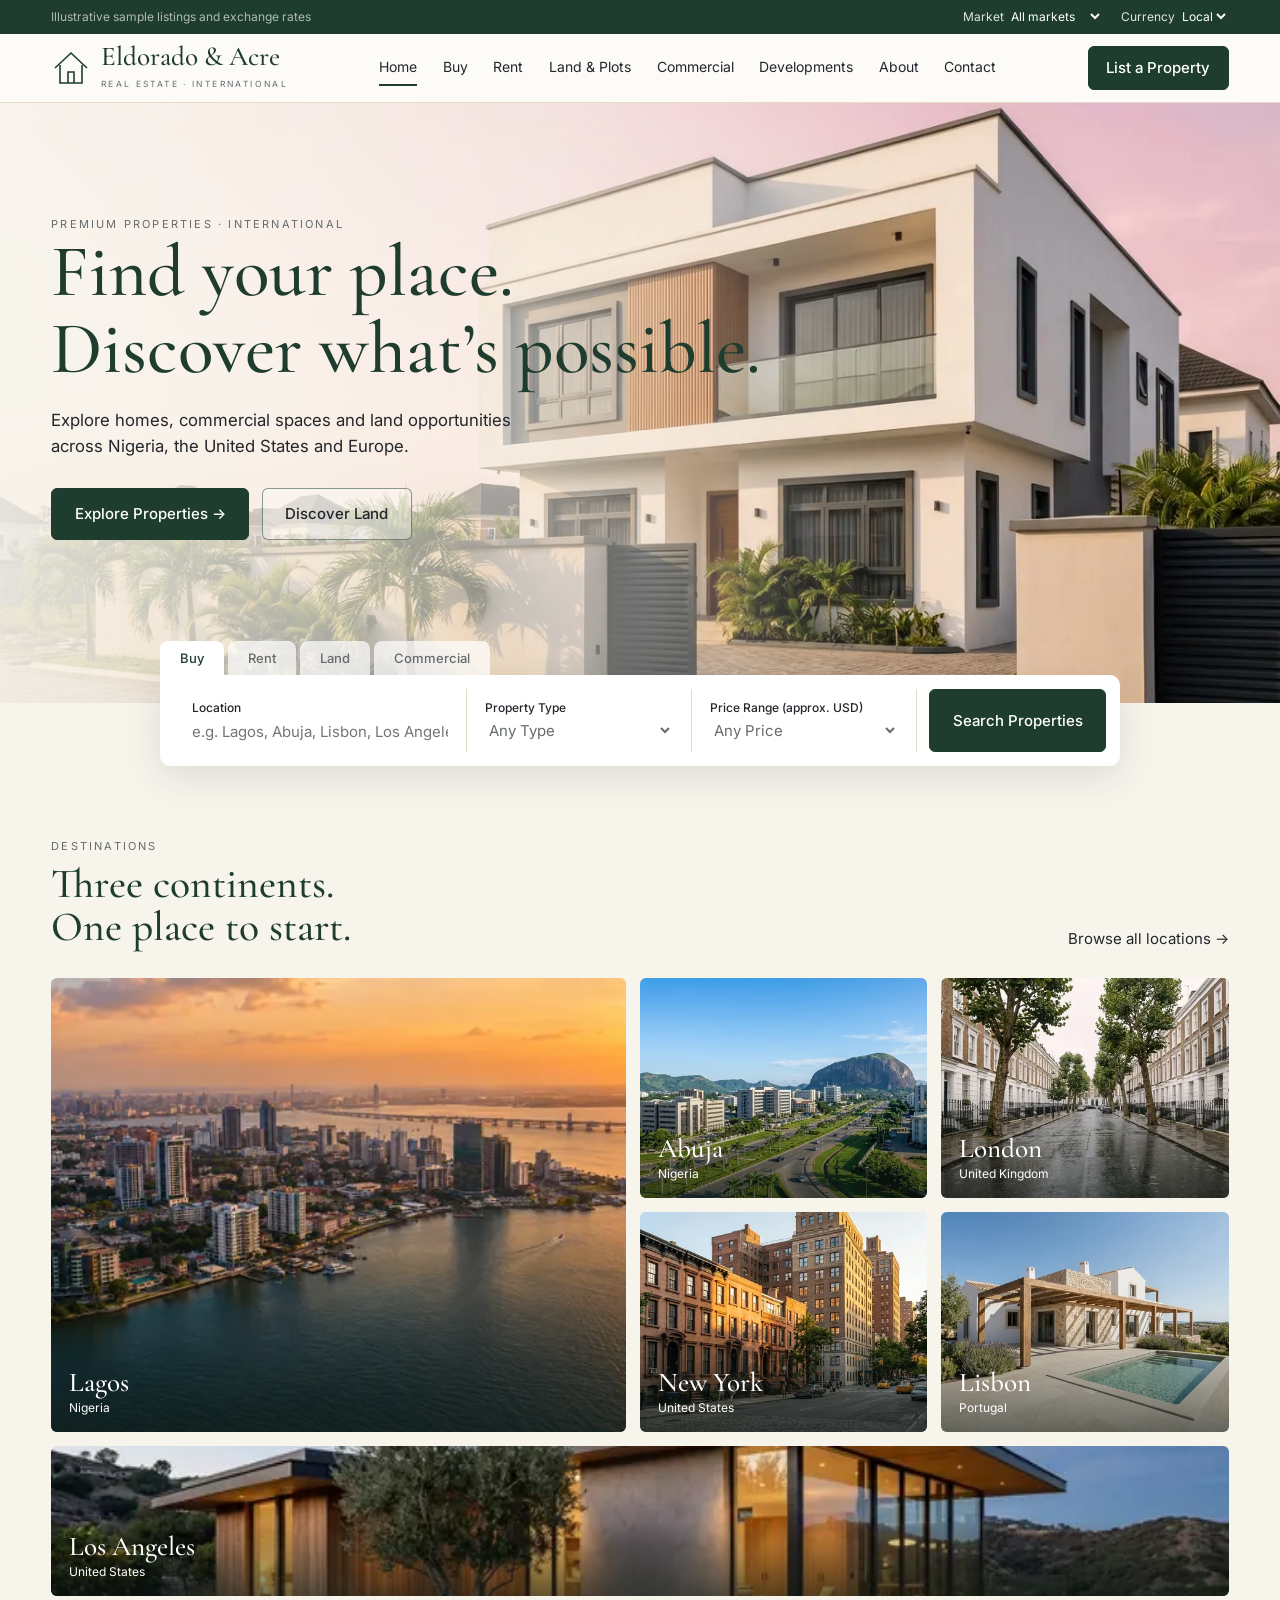
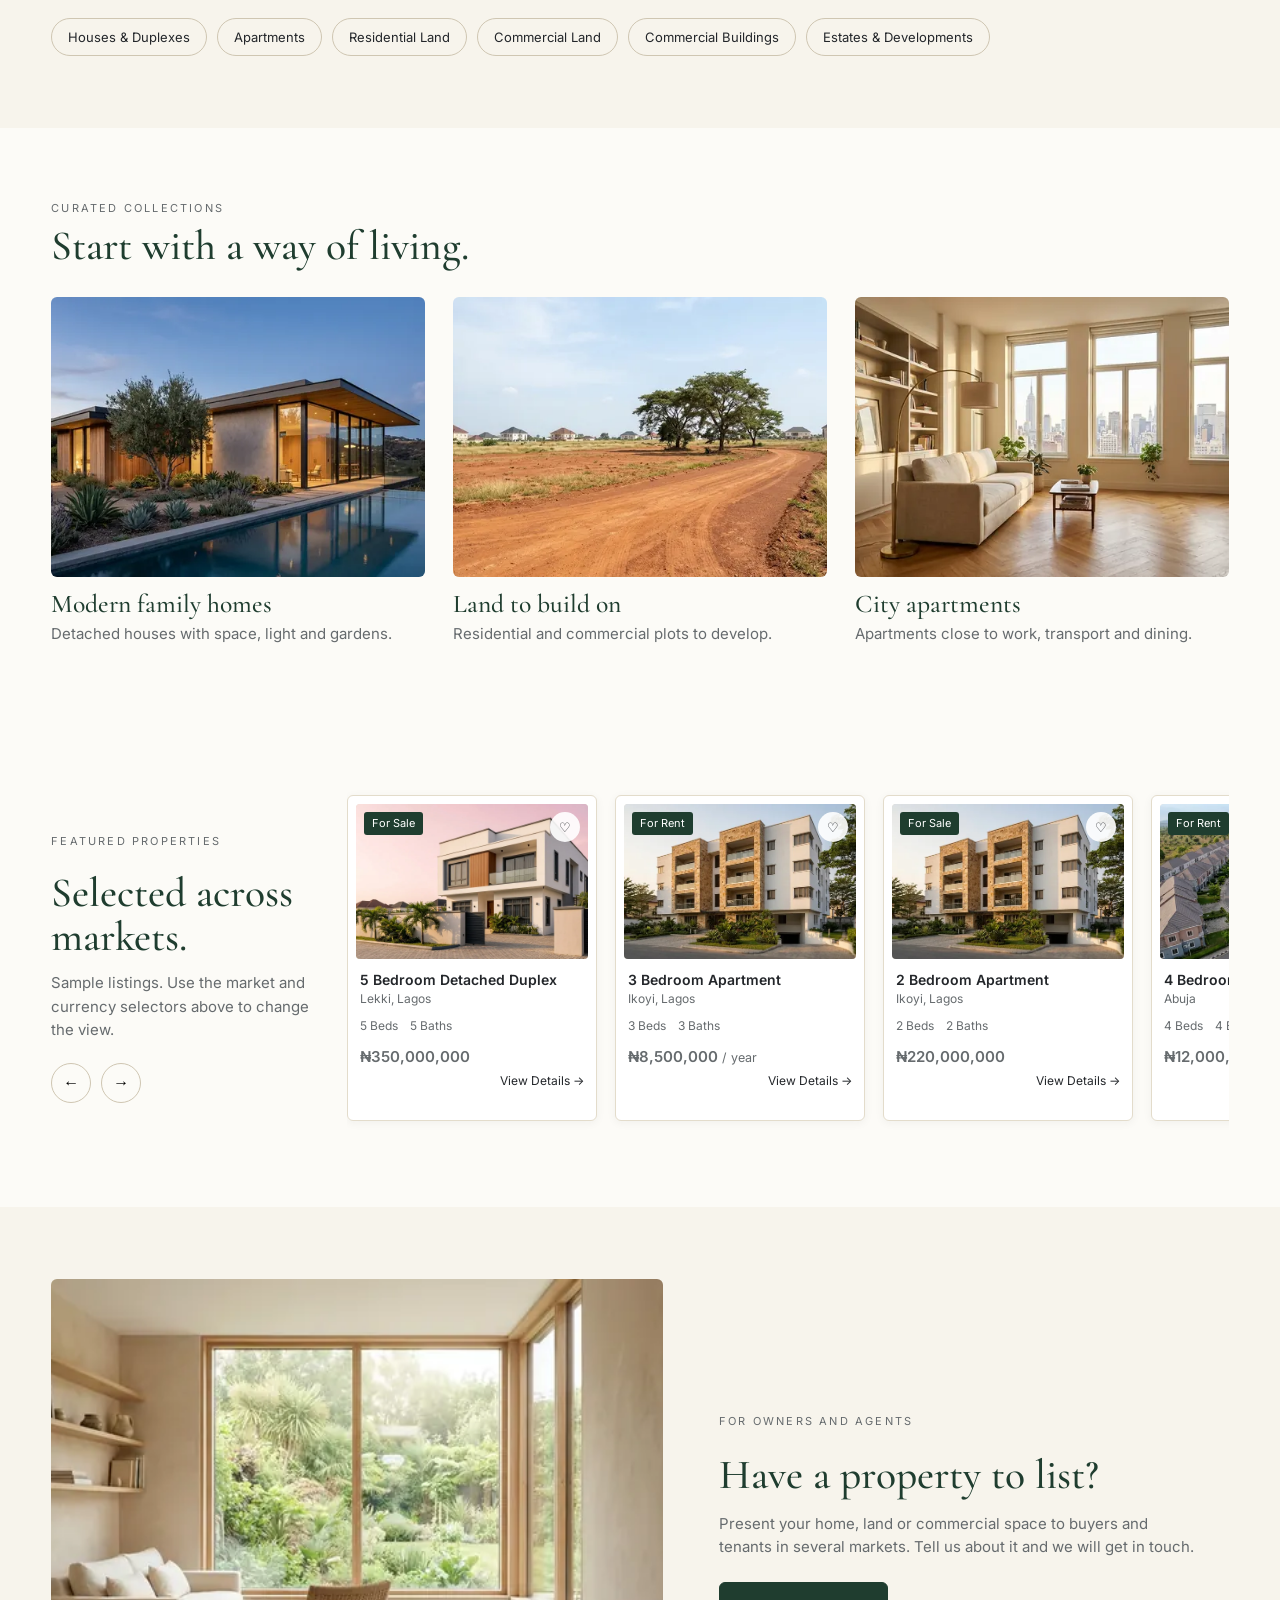
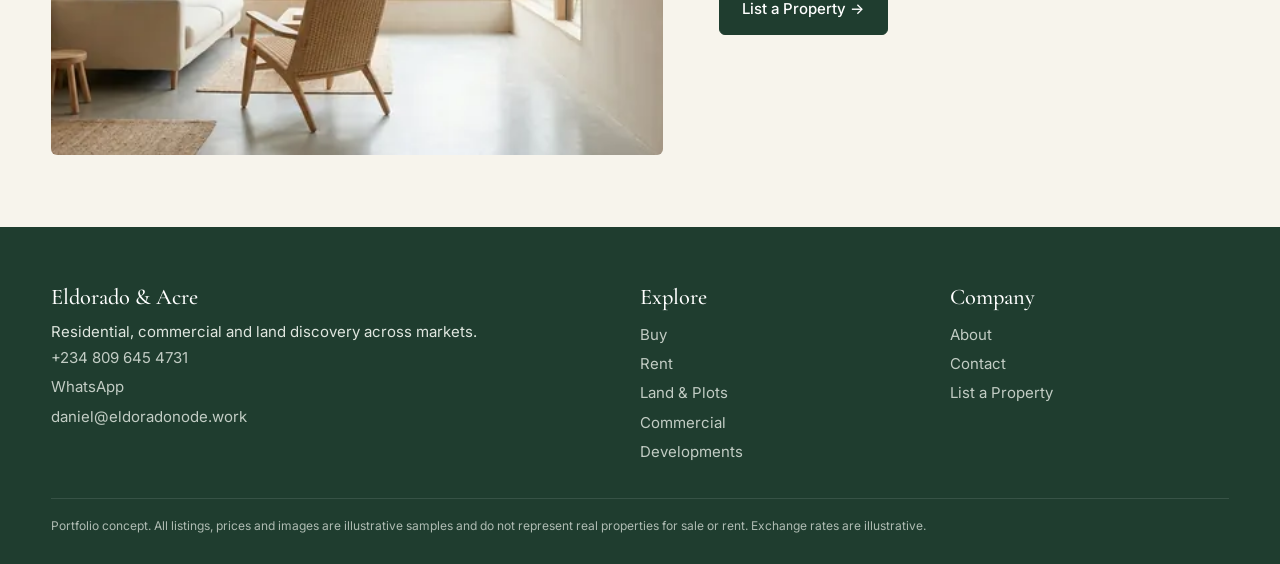
<file: index.html>
<!doctype html><html lang="en"><head><meta charset="utf-8"><meta name="viewport" content="width=device-width,initial-scale=1">
<title>Eldorado &amp; Acre | Homes, Land and Commercial Property</title>
<meta name="description" content="Find your place. Discover homes, commercial property and land across Nigeria, the United States and Europe. Illustrative portfolio concept.">
<meta property="og:title" content="Eldorado &amp; Acre"><meta property="og:description" content="Find your place. Discover what's possible.">
<link rel="preconnect" href="https://fonts.googleapis.com"><link rel="preconnect" href="https://fonts.gstatic.com" crossorigin>
<link href="https://fonts.googleapis.com/css2?family=Cormorant+Garamond:wght@500;600&family=Inter:wght@400;500;600&display=swap" rel="stylesheet">
<link rel="stylesheet" href="css/styles.css"></head><body>
<div class="top"><div class="wrap"><span>Illustrative sample listings and exchange rates</span><label>Market <select id="mk"><option value="">All markets</option><option value="nigeria">Nigeria</option><option value="us">United States</option><option value="europe">Europe</option></select></label><label>Currency <select id="cur"><option value="">Local</option><option>NGN</option><option>USD</option><option>EUR</option><option>GBP</option></select></label></div></div>
<header class="nav"><div class="wrap">
<a class="logo" href="/" aria-label="Eldorado &amp; Acre home"><svg width="40" height="40" viewBox="0 0 40 40" fill="none" stroke="currentColor" stroke-width="1.6"><path d="M4 20 20 5l16 15M9 17v18h22V17M17 35V24h6v11"/></svg><span><b>Eldorado &amp; Acre</b><small>REAL ESTATE &middot; INTERNATIONAL</small></span></a>
<nav class="links" id="links" aria-label="Main"><a class="on" href="/">Home</a><a href="buy">Buy</a><a href="rent">Rent</a><a href="land">Land &amp; Plots</a><a href="commercial">Commercial</a><a href="developments">Developments</a><a href="about">About</a><a href="contact">Contact</a></nav>
<a class="btn btn-g cta" href="list">List a Property</a><button class="burger" aria-label="Menu" aria-expanded="false" aria-controls="links">&#9776;</button></div></header>
<main>
<div class="hero"><img src="images/hero-lekki-duplex.webp" srcset="images/hero-lekki-duplex-640.webp 640w, images/hero-lekki-duplex.webp 1376w" sizes="100vw" alt="Contemporary detached duplex at sunset" fetchpriority="high" onerror="this.remove()">
<div class="wrap"><p class="eyebrow" data-h="1">Premium Properties &middot; International</p>
<h1 data-h="1">Find your place.<br>Discover what&rsquo;s possible.</h1>
<p class="lead" data-h="2">Explore homes, commercial spaces and land opportunities across Nigeria, the United States and Europe.</p>
<div class="btns" data-h="3"><a class="btn btn-g" href="buy">Explore Properties &rarr;</a><a class="btn btn-o" href="land">Discover Land</a></div></div></div>
<div class="sb" data-h="3"><div class="tabs" role="tablist"><button type="button" class="on" data-a="buy">Buy</button><button type="button" data-a="rent">Rent</button><button type="button" data-a="land">Land</button><button type="button" data-a="commercial">Commercial</button></div>
<form class="search" action="buy" role="search">
<label><span>Location</span><input name="q" placeholder="e.g. Lagos, Abuja, Lisbon, Los Angeles"></label>
<label><span>Property Type</span><select name="type"><option value="">Any Type</option><option value="house">Houses &amp; Duplexes</option><option value="apartment">Apartments</option><option value="land">Land</option><option value="commercial">Commercial</option><option value="development">Developments</option></select></label>
<label><span>Price Range (approx. USD)</span><select name="price"><option value="">Any Price</option><option value="0-250000">Under $250k</option><option value="250000-1000000">$250k to $1M</option><option value="1000000-">$1M and above</option></select></label>
<button class="btn btn-g" type="submit">Search Properties</button></form></div>
<section><div class="wrap"><div class="head" data-r><div><p class="eyebrow">Destinations</p><h2>Three continents.<br>One place to start.</h2></div><a href="buy">Browse all locations &rarr;</a></div>
<div class="dest" data-r><a class="d d1" href="buy?q=Lagos"><img src="images/dest-lagos.webp" srcset="images/dest-lagos-640.webp 640w, images/dest-lagos.webp 1376w" sizes="(max-width:860px) 100vw, 33vw" alt="" loading="lazy" onerror="this.remove()"><span><b>Lagos</b>Nigeria</span></a><a class="d " href="buy?q=Abuja"><img src="images/dest-abuja.webp" srcset="images/dest-abuja-640.webp 640w, images/dest-abuja.webp 1376w" sizes="(max-width:860px) 100vw, 33vw" alt="" loading="lazy" onerror="this.remove()"><span><b>Abuja</b>Nigeria</span></a><a class="d " href="buy?q=London"><img src="images/dest-london.webp" srcset="images/dest-london-640.webp 640w, images/dest-london.webp 1376w" sizes="(max-width:860px) 100vw, 33vw" alt="" loading="lazy" onerror="this.remove()"><span><b>London</b>United Kingdom</span></a><a class="d " href="buy?q=New+York"><img src="images/dest-new-york.webp" srcset="images/dest-new-york-640.webp 640w, images/dest-new-york.webp 1376w" sizes="(max-width:860px) 100vw, 33vw" alt="" loading="lazy" onerror="this.remove()"><span><b>New York</b>United States</span></a><a class="d " href="buy?q=Lisbon"><img src="images/eu-lisbon-villa-exterior.webp" srcset="images/eu-lisbon-villa-exterior-640.webp 640w, images/eu-lisbon-villa-exterior.webp 1376w" sizes="(max-width:860px) 100vw, 33vw" alt="" loading="lazy" onerror="this.remove()"><span><b>Lisbon</b>Portugal</span></a><a class="d d6" href="buy?q=Los+Angeles"><img src="images/us-la-house-exterior.webp" srcset="images/us-la-house-exterior-640.webp 640w, images/us-la-house-exterior.webp 1376w" sizes="(max-width:860px) 100vw, 33vw" alt="" loading="lazy" onerror="this.remove()"><span><b>Los Angeles</b>United States</span></a></div>
<nav class="chips" data-r aria-label="Property types"><a href="buy?type=house">Houses &amp; Duplexes</a><a href="buy?type=apartment">Apartments</a><a href="land?use=residential">Residential Land</a><a href="land?use=commercial">Commercial Land</a><a href="commercial">Commercial Buildings</a><a href="developments">Estates &amp; Developments</a></nav></div></section>
<section class="alt"><div class="wrap"><div class="head" data-r><div><p class="eyebrow">Curated collections</p><h2>Start with a way of living.</h2></div></div><div class="colls" data-r><a class="co" href="buy?type=house"><div class="ph"><img src="images/us-la-house-exterior.webp" srcset="images/us-la-house-exterior-640.webp 640w, images/us-la-house-exterior.webp 1376w" sizes="(max-width:860px) 100vw, 33vw" alt="" loading="lazy" onerror="this.remove()"></div><h3>Modern family homes</h3><p>Detached houses with space, light and gardens.</p></a><a class="co" href="land"><div class="ph"><img src="images/ng-abuja-plot-residential.webp" srcset="images/ng-abuja-plot-residential-640.webp 640w, images/ng-abuja-plot-residential.webp 1376w" sizes="(max-width:860px) 100vw, 33vw" alt="" loading="lazy" onerror="this.remove()"></div><h3>Land to build on</h3><p>Residential and commercial plots to develop.</p></a><a class="co" href="buy?type=apartment"><div class="ph"><img src="images/ny-apartment-living.webp" srcset="images/ny-apartment-living-640.webp 640w, images/ny-apartment-living.webp 1376w" sizes="(max-width:860px) 100vw, 33vw" alt="" loading="lazy" onerror="this.remove()"></div><h3>City apartments</h3><p>Apartments close to work, transport and dining.</p></a></div></div></section>
<section class="feat"><div class="wrap two">
<div data-r><p class="eyebrow">Featured properties</p><h2>Selected across markets.</h2><p>Sample listings. Use the market and currency selectors above to change the view.</p><div class="arrows"><button data-dir="-1" aria-label="Previous">&larr;</button><button data-dir="1" aria-label="Next">&rarr;</button></div></div>
<div class="track" id="track" tabindex="0" aria-label="Featured properties"></div></div></section>
<section><div class="wrap ed"><div class="ph" data-r><img src="images/editorial-interior.webp" srcset="images/editorial-interior-640.webp 640w, images/editorial-interior.webp 1376w" sizes="(max-width:860px) 100vw, 33vw" alt="Bright living room with garden views" loading="lazy" width="900" height="700" onerror="this.remove()"></div><div data-r><p class="eyebrow">For owners and agents</p><h2>Have a property to list?</h2><p>Present your home, land or commercial space to buyers and tenants in several markets. Tell us about it and we will get in touch.</p><a class="btn btn-g" href="list">List a Property &rarr;</a></div></div></section>
</main>
<footer><div class="wrap"><div><h4>Eldorado &amp; Acre</h4><p>Residential, commercial and land discovery across markets.</p><p><a href="tel:+2348096454731">+234 809 645 4731</a><a href="https://wa.me/2348096454731" target="_blank" rel="noopener">WhatsApp</a><a href="mailto:daniel@eldoradonode.work">daniel@eldoradonode.work</a></p></div>
<div><h4>Explore</h4><a href="buy">Buy</a><a href="rent">Rent</a><a href="land">Land &amp; Plots</a><a href="commercial">Commercial</a><a href="developments">Developments</a></div>
<div><h4>Company</h4><a href="about">About</a><a href="contact">Contact</a><a href="list">List a Property</a></div>
<p class="fine">Portfolio concept. All listings, prices and images are illustrative samples and do not represent real properties for sale or rent. Exchange rates are illustrative.</p></div></footer>
<script src="data/properties.js"></script><script src="js/main.js"></script></body></html>
</file>
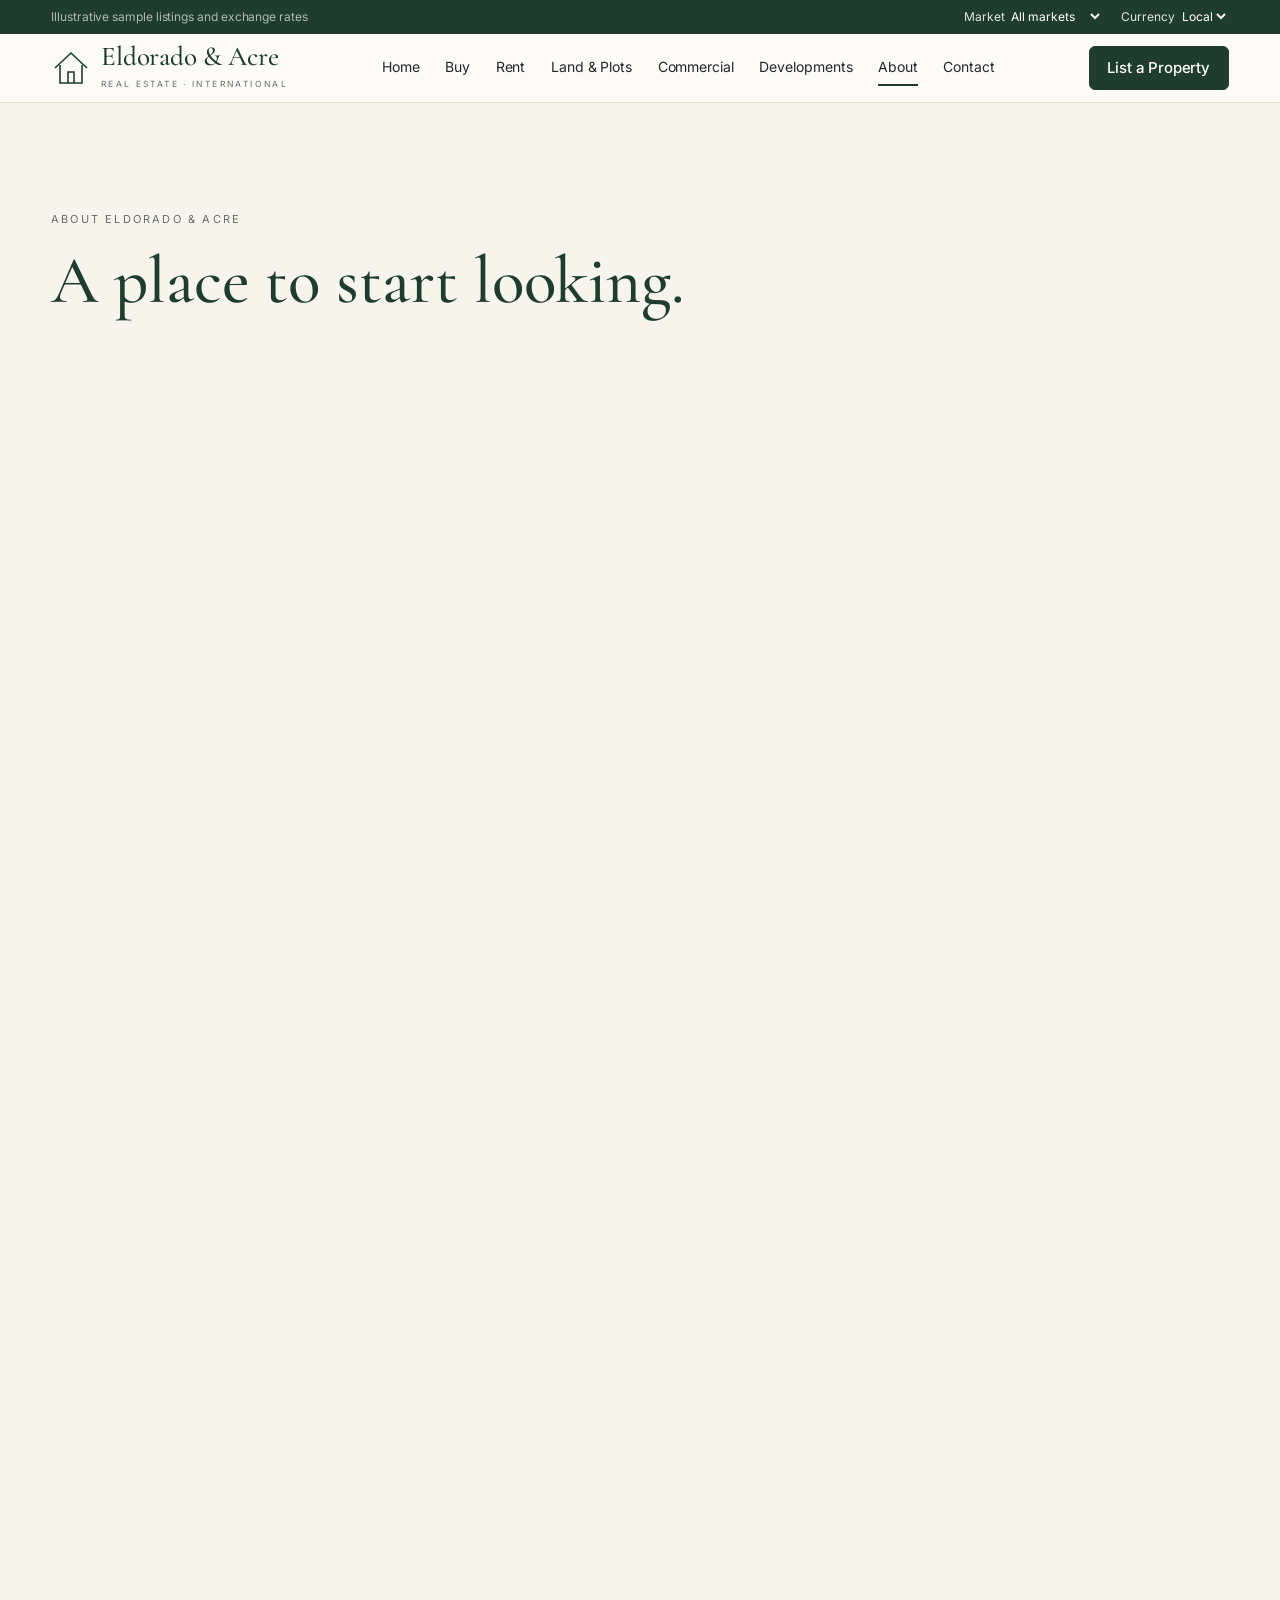
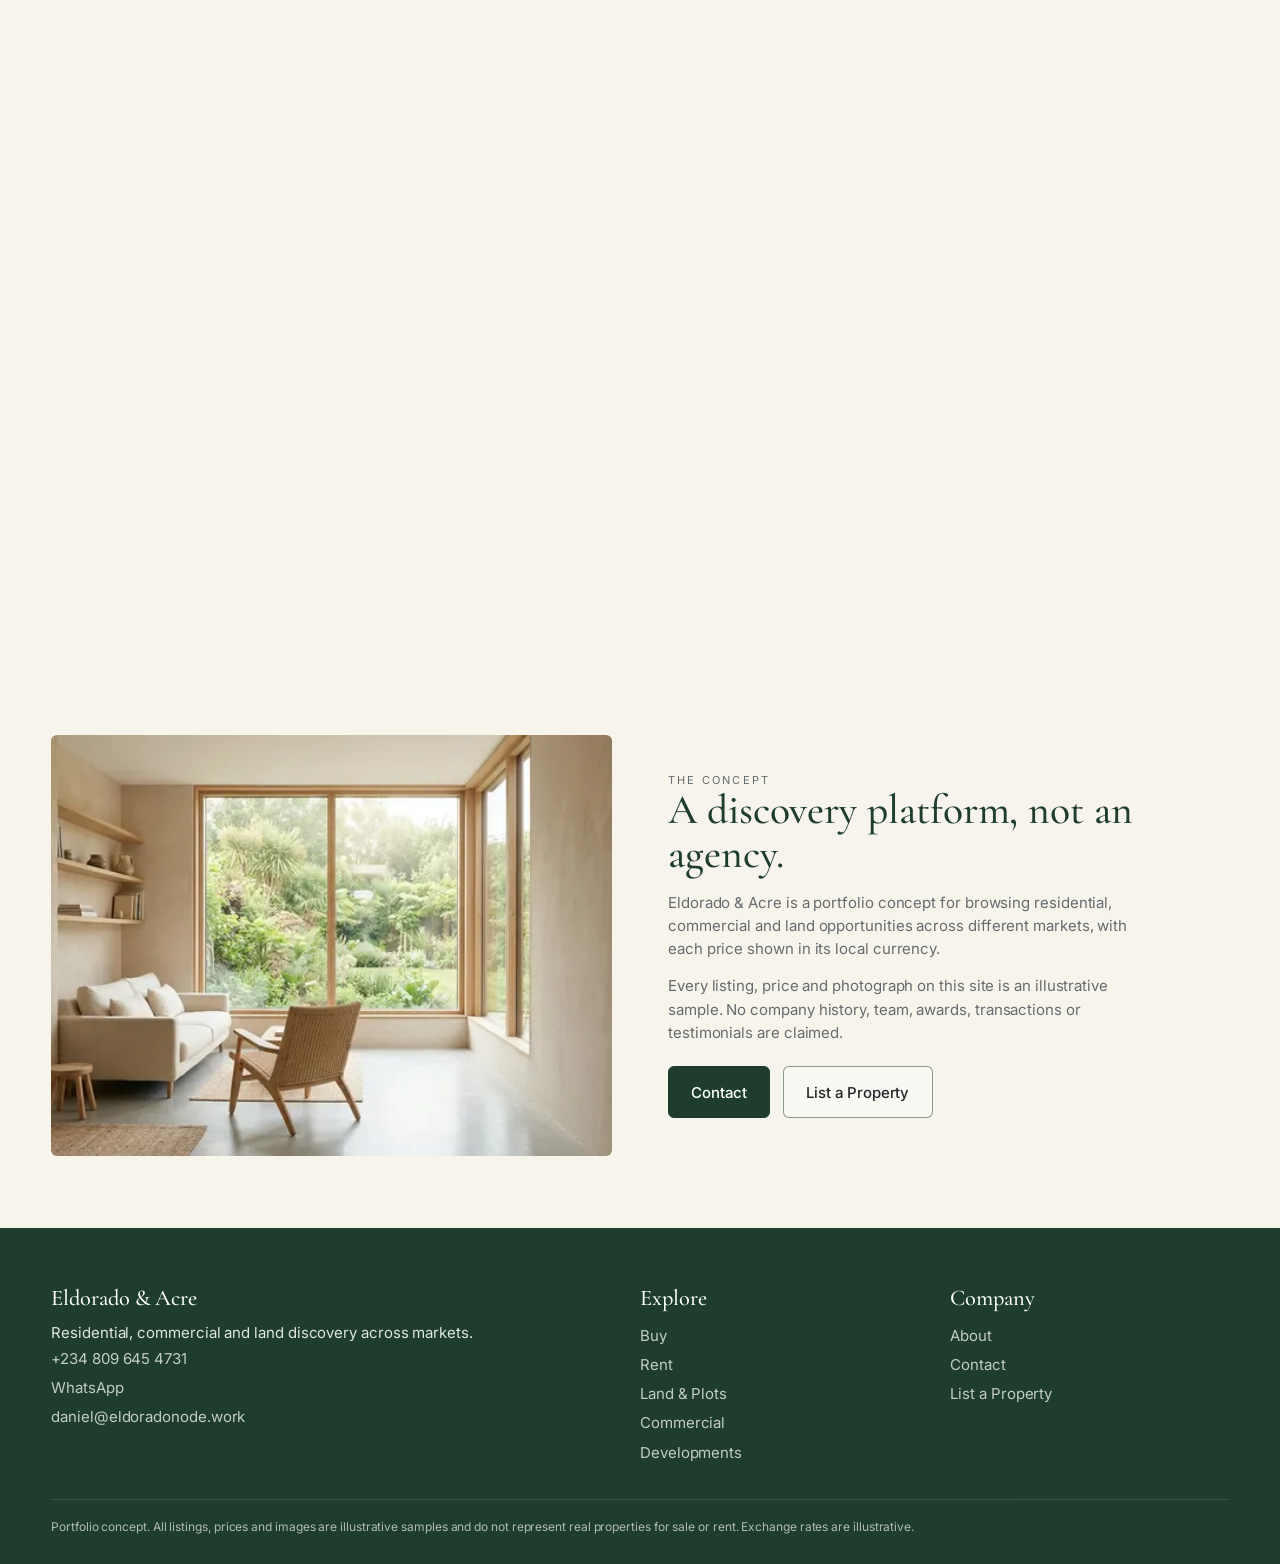
<file: about.html>
<!doctype html><html lang="en"><head><meta charset="utf-8"><meta name="viewport" content="width=device-width,initial-scale=1,viewport-fit=cover">
<title>About | Eldorado &amp; Acre</title><meta name="description" content="Eldorado &amp; Acre is a portfolio concept for discovering homes, commercial property and land internationally."><meta property="og:title" content="About | Eldorado &amp; Acre"><link rel="canonical" href="/about">
<link rel="preconnect" href="https://fonts.googleapis.com"><link rel="preconnect" href="https://fonts.gstatic.com" crossorigin>
<link href="https://fonts.googleapis.com/css2?family=Cormorant+Garamond:wght@500;600&family=Inter:wght@400;500;600&display=swap" rel="stylesheet">
<link rel="stylesheet" href="engine/scrollcraft.css"><link rel="stylesheet" href="css/styles.css"><link rel="stylesheet" href="css/pages.css"></head><body>
<div class="top"><div class="wrap"><span>Illustrative sample listings and exchange rates</span><label>Market <select id="mk"><option value="">All markets</option><option value="nigeria">Nigeria</option><option value="us">United States</option><option value="europe">Europe</option></select></label><label>Currency <select id="cur"><option value="">Local</option><option>NGN</option><option>USD</option><option>EUR</option><option>GBP</option></select></label></div></div>
<header class="nav"><div class="wrap">
<a class="logo" href="/" aria-label="Eldorado &amp; Acre home"><svg width="40" height="40" viewBox="0 0 40 40" fill="none" stroke="currentColor" stroke-width="1.6"><path d="M4 20 20 5l16 15M9 17v18h22V17M17 35V24h6v11"/></svg><span><b>Eldorado &amp; Acre</b><small>REAL ESTATE &middot; INTERNATIONAL</small></span></a>
<nav class="links" id="links" aria-label="Main"><a href="/">Home</a><a href="buy">Buy</a><a href="rent">Rent</a><a href="land">Land &amp; Plots</a><a href="commercial">Commercial</a><a href="developments">Developments</a><a class="on" href="about">About</a><a href="contact">Contact</a></nav>
<a class="btn btn-g cta" href="list">List a Property</a><button class="burger" aria-label="Menu" aria-expanded="false" aria-controls="links">&#9776;</button></div></header>
<main><section data-sc-act="pin" data-sc-span="2.4"><div data-sc-stage class="stage paper"><div class="hc dark"><p class="eyebrow" data-sc-cue="0 1 0 0">About Eldorado &amp; Acre</p>
<h1 class="big" data-sc-cue="0 0.34 0">A place to start looking.</h1><h1 class="big" data-sc-cue="0.28 0.68">Homes, commercial space and land in one search.</h1><h1 class="big" data-sc-cue="0.62">Across Nigeria, the United States and Europe.</h1></div></div></section>
<section class="pg"><div class="wrap two" data-sc-in data-sc-stagger="70"><div class="ph"><img src="images/editorial-interior.webp" srcset="images/editorial-interior-640.webp 640w, images/editorial-interior.webp 1376w" sizes="(max-width:860px) 100vw, 50vw" loading="lazy" alt="Calm living room with a garden view"></div>
<div><p class="eyebrow">The concept</p><h2>A discovery platform, not an agency.</h2><p class="body">Eldorado &amp; Acre is a portfolio concept for browsing residential, commercial and land opportunities across different markets, with each price shown in its local currency.</p>
<p class="body">Every listing, price and photograph on this site is an illustrative sample. No company history, team, awards, transactions or testimonials are claimed.</p><div class="btns"><a class="btn btn-g" href="contact">Contact</a><a class="btn btn-o" href="list">List a Property</a></div></div></div></section></main>
<footer><div class="wrap"><div><h4>Eldorado &amp; Acre</h4><p>Residential, commercial and land discovery across markets.</p><p><a href="tel:+2348096454731">+234 809 645 4731</a><a href="https://wa.me/2348096454731" target="_blank" rel="noopener">WhatsApp</a><a href="mailto:daniel@eldoradonode.work">daniel@eldoradonode.work</a></p></div>
<div><h4>Explore</h4><a href="buy">Buy</a><a href="rent">Rent</a><a href="land">Land &amp; Plots</a><a href="commercial">Commercial</a><a href="developments">Developments</a></div>
<div><h4>Company</h4><a href="about">About</a><a href="contact">Contact</a><a href="list">List a Property</a></div>
<p class="fine">Portfolio concept. All listings, prices and images are illustrative samples and do not represent real properties for sale or rent. Exchange rates are illustrative.</p></div></footer>
<script src="engine/scrollcraft.js"></script><script src="data/properties.js"></script><script src="js/main.js"></script></body></html>
</file>
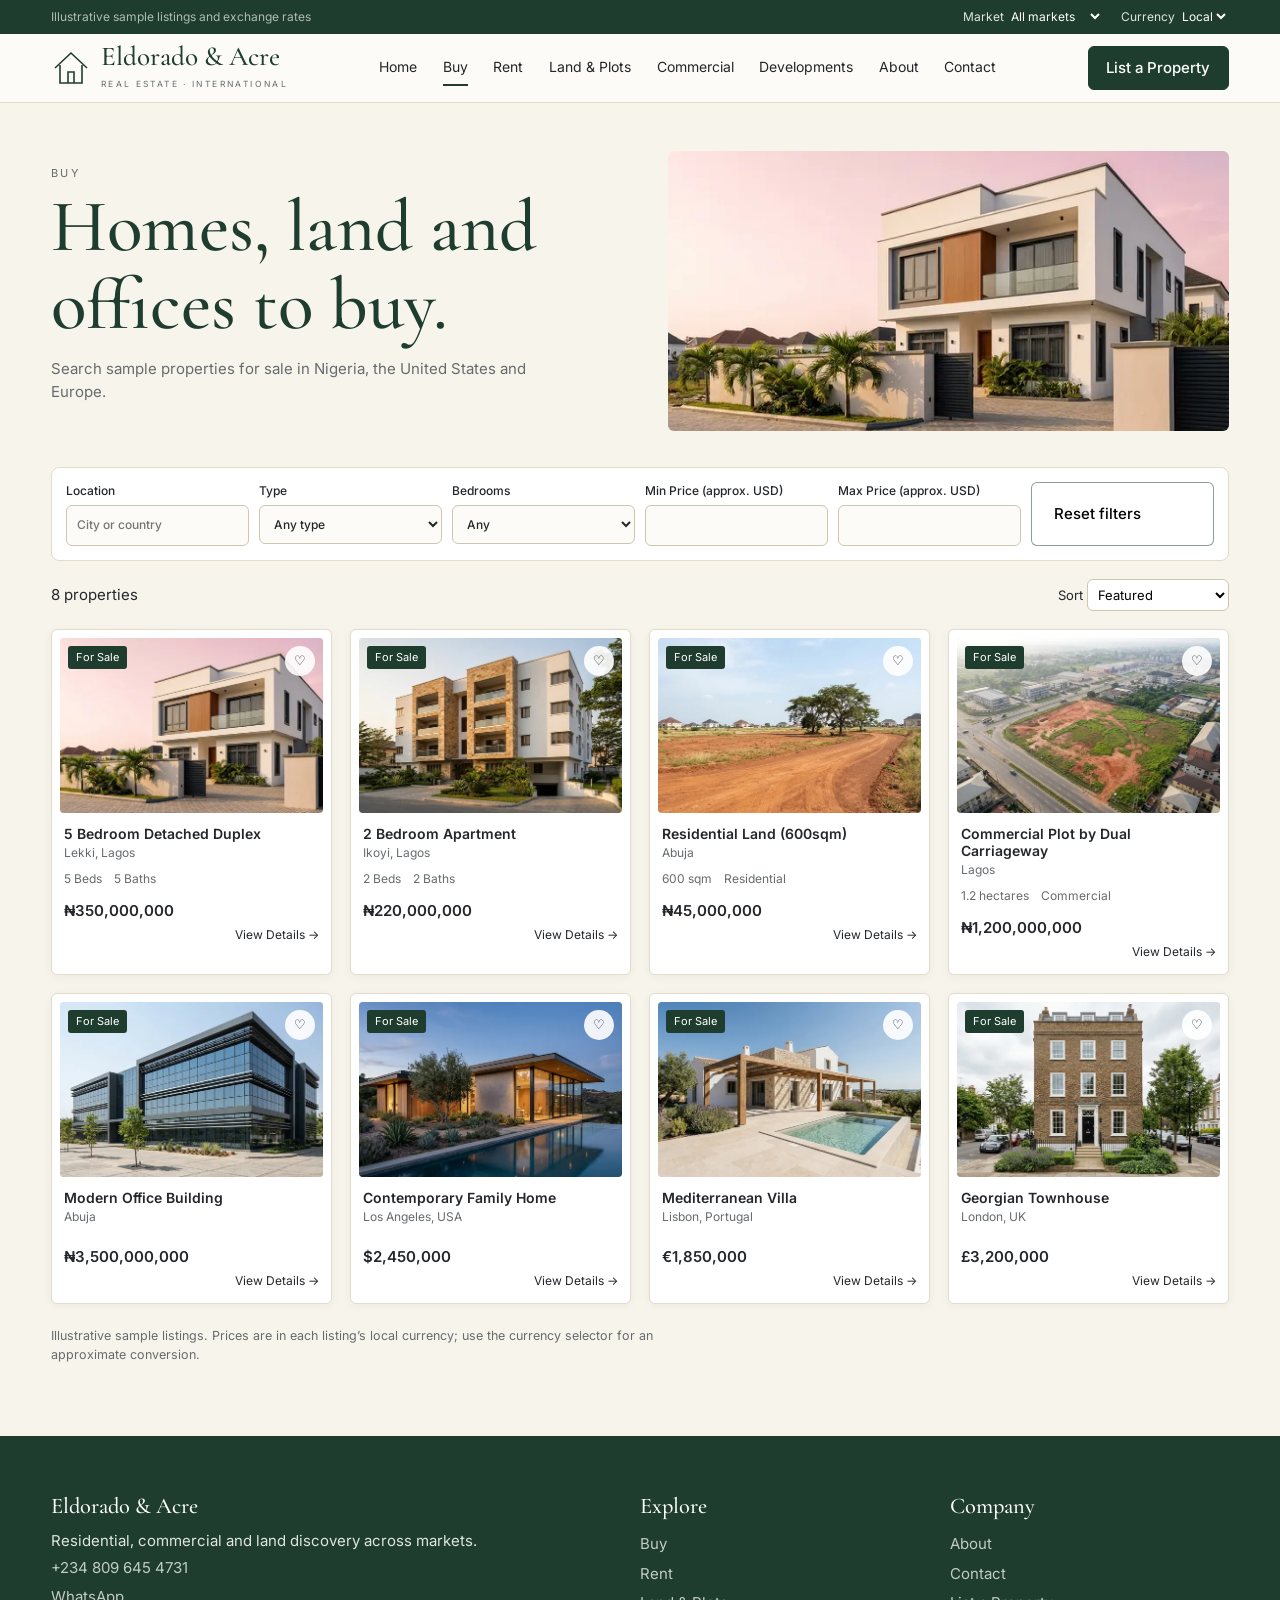
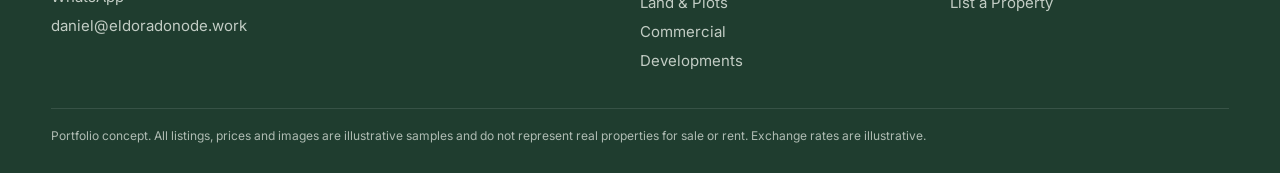
<file: buy.html>
<!doctype html><html lang="en"><head><meta charset="utf-8"><meta name="viewport" content="width=device-width,initial-scale=1,viewport-fit=cover">
<title>Buy Property | Eldorado &amp; Acre</title><meta name="description" content="Search sample properties for sale in Nigeria, the United States and Europe. Illustrative sample listings."><meta property="og:title" content="Buy Property | Eldorado &amp; Acre"><link rel="canonical" href="/buy">
<link rel="preconnect" href="https://fonts.googleapis.com"><link rel="preconnect" href="https://fonts.gstatic.com" crossorigin>
<link href="https://fonts.googleapis.com/css2?family=Cormorant+Garamond:wght@500;600&family=Inter:wght@400;500;600&display=swap" rel="stylesheet">
<link rel="stylesheet" href="css/styles.css"><link rel="stylesheet" href="css/pages.css"></head><body>
<div class="top"><div class="wrap"><span>Illustrative sample listings and exchange rates</span><label>Market <select id="mk"><option value="">All markets</option><option value="nigeria">Nigeria</option><option value="us">United States</option><option value="europe">Europe</option></select></label><label>Currency <select id="cur"><option value="">Local</option><option>NGN</option><option>USD</option><option>EUR</option><option>GBP</option></select></label></div></div>
<header class="nav"><div class="wrap">
<a class="logo" href="/" aria-label="Eldorado &amp; Acre home"><svg width="40" height="40" viewBox="0 0 40 40" fill="none" stroke="currentColor" stroke-width="1.6"><path d="M4 20 20 5l16 15M9 17v18h22V17M17 35V24h6v11"/></svg><span><b>Eldorado &amp; Acre</b><small>REAL ESTATE &middot; INTERNATIONAL</small></span></a>
<nav class="links" id="links" aria-label="Main"><a href="/">Home</a><a class="on" href="buy">Buy</a><a href="rent">Rent</a><a href="land">Land &amp; Plots</a><a href="commercial">Commercial</a><a href="developments">Developments</a><a href="about">About</a><a href="contact">Contact</a></nav>
<a class="btn btn-g cta" href="list">List a Property</a><button class="burger" aria-label="Menu" aria-expanded="false" aria-controls="links">&#9776;</button></div></header>
<main><section class="hd"><div class="wrap two"><div><p class="eyebrow">Buy</p><h1>Homes, land and offices to buy.</h1><p class="body">Search sample properties for sale in Nigeria, the United States and Europe.</p></div><div class="ph"><img src="images/hero-lekki-duplex.webp" srcset="images/hero-lekki-duplex-640.webp 640w, images/hero-lekki-duplex.webp 1376w" sizes="(max-width:860px) 100vw, 50vw" alt="Contemporary duplex at sunset" width="1376" height="768"></div></div></section>
<section class="pg" style="padding-top:28px"><div class="wrap" id="app" data-mode="buy"><form id="ff" class="fbar" role="search"><details id="fd"><summary>Filters</summary><div><label>Location<input name="q" placeholder="City or country"></label><label>Type<select name="type"><option value="">Any type</option><option value="house">Houses &amp; Duplexes</option><option value="apartment">Apartments</option><option value="land">Land</option><option value="commercial">Commercial</option></select></label><label>Bedrooms<select name="beds"><option value="">Any</option><option value="1">1+</option><option value="2">2+</option><option value="3">3+</option><option value="4">4+</option><option value="5">5+</option></select></label><label>Min Price (approx. USD)<input name="min" type="number" min="0" inputmode="numeric"></label><label>Max Price (approx. USD)<input name="max" type="number" min="0" inputmode="numeric"></label><button class="btn btn-o" type="button" data-reset>Reset filters</button></div></details></form>
<div class="rbar"><p id="rc" aria-live="polite"></p><label>Sort <select id="sort"><option value="">Featured</option><option value="lo">Price: low to high</option><option value="hi">Price: high to low</option></select></label></div>
<div class="lg" id="lg"></div><p class="note">Illustrative sample listings. Prices are in each listing&rsquo;s local currency; use the currency selector for an approximate conversion.</p></div></section></main>
<footer><div class="wrap"><div><h4>Eldorado &amp; Acre</h4><p>Residential, commercial and land discovery across markets.</p><p><a href="tel:+2348096454731">+234 809 645 4731</a><a href="https://wa.me/2348096454731" target="_blank" rel="noopener">WhatsApp</a><a href="mailto:daniel@eldoradonode.work">daniel@eldoradonode.work</a></p></div>
<div><h4>Explore</h4><a href="buy">Buy</a><a href="rent">Rent</a><a href="land">Land &amp; Plots</a><a href="commercial">Commercial</a><a href="developments">Developments</a></div>
<div><h4>Company</h4><a href="about">About</a><a href="contact">Contact</a><a href="list">List a Property</a></div>
<p class="fine">Portfolio concept. All listings, prices and images are illustrative samples and do not represent real properties for sale or rent. Exchange rates are illustrative.</p></div></footer>
<script src="data/properties.js"></script><script src="js/main.js"></script><script src="js/listings.js"></script></body></html>
</file>
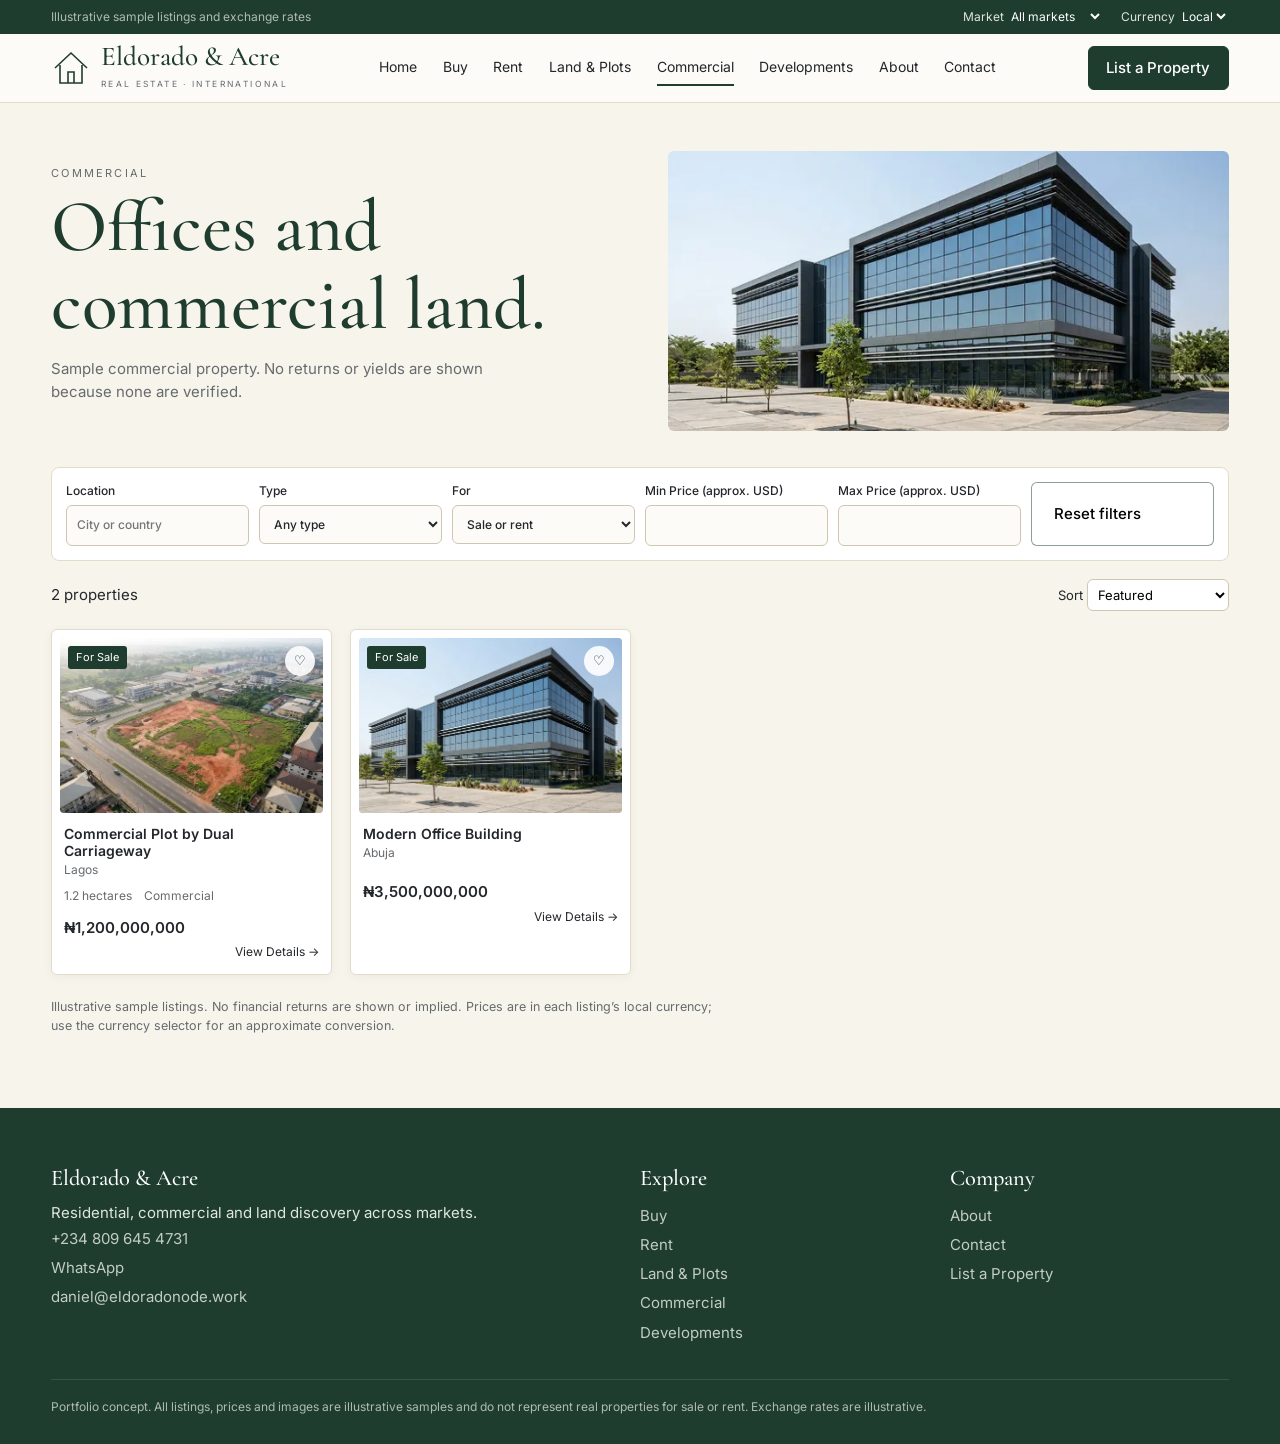
<file: commercial.html>
<!doctype html><html lang="en"><head><meta charset="utf-8"><meta name="viewport" content="width=device-width,initial-scale=1,viewport-fit=cover">
<title>Commercial Property | Eldorado &amp; Acre</title><meta name="description" content="Sample commercial property. No returns or yields are shown because none are verified. Illustrative sample listings."><meta property="og:title" content="Commercial Property | Eldorado &amp; Acre"><link rel="canonical" href="/commercial">
<link rel="preconnect" href="https://fonts.googleapis.com"><link rel="preconnect" href="https://fonts.gstatic.com" crossorigin>
<link href="https://fonts.googleapis.com/css2?family=Cormorant+Garamond:wght@500;600&family=Inter:wght@400;500;600&display=swap" rel="stylesheet">
<link rel="stylesheet" href="css/styles.css"><link rel="stylesheet" href="css/pages.css"></head><body>
<div class="top"><div class="wrap"><span>Illustrative sample listings and exchange rates</span><label>Market <select id="mk"><option value="">All markets</option><option value="nigeria">Nigeria</option><option value="us">United States</option><option value="europe">Europe</option></select></label><label>Currency <select id="cur"><option value="">Local</option><option>NGN</option><option>USD</option><option>EUR</option><option>GBP</option></select></label></div></div>
<header class="nav"><div class="wrap">
<a class="logo" href="/" aria-label="Eldorado &amp; Acre home"><svg width="40" height="40" viewBox="0 0 40 40" fill="none" stroke="currentColor" stroke-width="1.6"><path d="M4 20 20 5l16 15M9 17v18h22V17M17 35V24h6v11"/></svg><span><b>Eldorado &amp; Acre</b><small>REAL ESTATE &middot; INTERNATIONAL</small></span></a>
<nav class="links" id="links" aria-label="Main"><a href="/">Home</a><a href="buy">Buy</a><a href="rent">Rent</a><a href="land">Land &amp; Plots</a><a class="on" href="commercial">Commercial</a><a href="developments">Developments</a><a href="about">About</a><a href="contact">Contact</a></nav>
<a class="btn btn-g cta" href="list">List a Property</a><button class="burger" aria-label="Menu" aria-expanded="false" aria-controls="links">&#9776;</button></div></header>
<main><section class="hd"><div class="wrap two"><div><p class="eyebrow">Commercial</p><h1>Offices and commercial land.</h1><p class="body">Sample commercial property. No returns or yields are shown because none are verified.</p></div><div class="ph"><img src="images/ng-abuja-office-exterior.webp" srcset="images/ng-abuja-office-exterior-640.webp 640w, images/ng-abuja-office-exterior.webp 1376w" sizes="(max-width:860px) 100vw, 50vw" alt="Glazed office building" width="1376" height="768"></div></div></section>
<section class="pg" style="padding-top:28px"><div class="wrap" id="app" data-mode="commercial"><form id="ff" class="fbar" role="search"><details id="fd"><summary>Filters</summary><div><label>Location<input name="q" placeholder="City or country"></label><label>Type<select name="type"><option value="">Any type</option><option value="commercial">Offices &amp; buildings</option><option value="land">Commercial land</option></select></label><label>For<select name="status"><option value="">Sale or rent</option><option value="sale">Sale</option><option value="rent">Rent</option></select></label><label>Min Price (approx. USD)<input name="min" type="number" min="0" inputmode="numeric"></label><label>Max Price (approx. USD)<input name="max" type="number" min="0" inputmode="numeric"></label><button class="btn btn-o" type="button" data-reset>Reset filters</button></div></details></form>
<div class="rbar"><p id="rc" aria-live="polite"></p><label>Sort <select id="sort"><option value="">Featured</option><option value="lo">Price: low to high</option><option value="hi">Price: high to low</option></select></label></div>
<div class="lg" id="lg"></div><p class="note">Illustrative sample listings. No financial returns are shown or implied. Prices are in each listing&rsquo;s local currency; use the currency selector for an approximate conversion.</p></div></section></main>
<footer><div class="wrap"><div><h4>Eldorado &amp; Acre</h4><p>Residential, commercial and land discovery across markets.</p><p><a href="tel:+2348096454731">+234 809 645 4731</a><a href="https://wa.me/2348096454731" target="_blank" rel="noopener">WhatsApp</a><a href="mailto:daniel@eldoradonode.work">daniel@eldoradonode.work</a></p></div>
<div><h4>Explore</h4><a href="buy">Buy</a><a href="rent">Rent</a><a href="land">Land &amp; Plots</a><a href="commercial">Commercial</a><a href="developments">Developments</a></div>
<div><h4>Company</h4><a href="about">About</a><a href="contact">Contact</a><a href="list">List a Property</a></div>
<p class="fine">Portfolio concept. All listings, prices and images are illustrative samples and do not represent real properties for sale or rent. Exchange rates are illustrative.</p></div></footer>
<script src="data/properties.js"></script><script src="js/main.js"></script><script src="js/listings.js"></script></body></html>
</file>
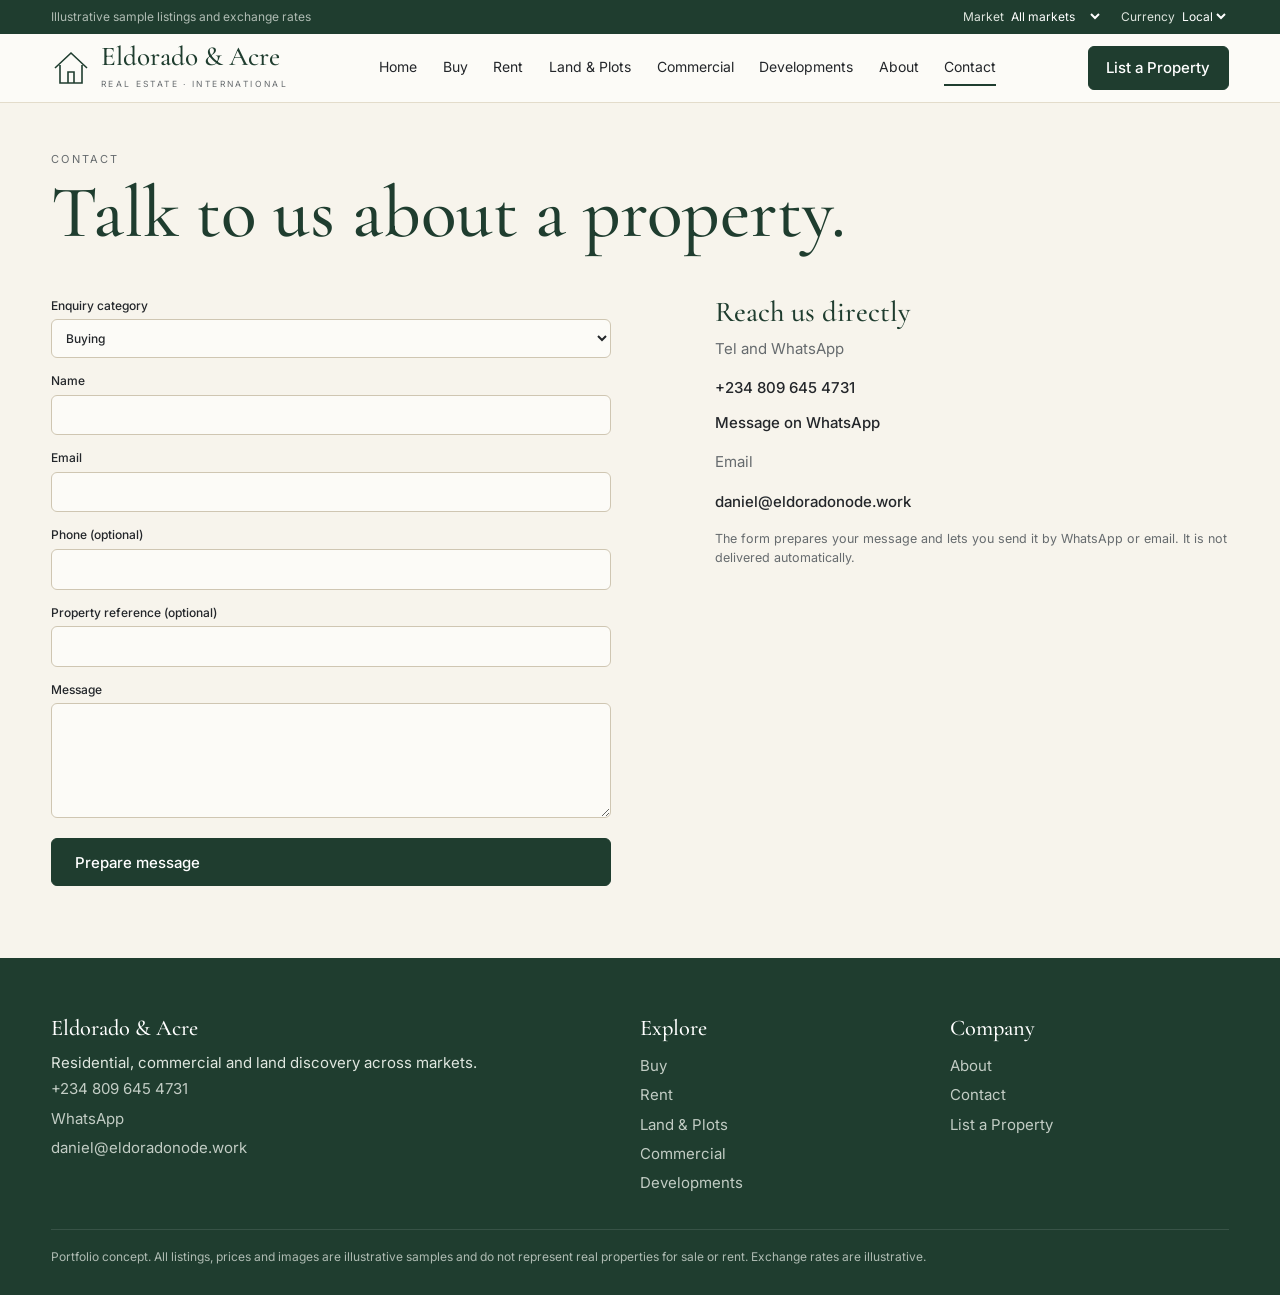
<file: contact.html>
<!doctype html><html lang="en"><head><meta charset="utf-8"><meta name="viewport" content="width=device-width,initial-scale=1,viewport-fit=cover">
<title>Contact | Eldorado &amp; Acre</title><meta name="description" content="Contact Eldorado &amp; Acre by phone, WhatsApp, email or message."><meta property="og:title" content="Contact | Eldorado &amp; Acre"><link rel="canonical" href="/contact">
<link rel="preconnect" href="https://fonts.googleapis.com"><link rel="preconnect" href="https://fonts.gstatic.com" crossorigin>
<link href="https://fonts.googleapis.com/css2?family=Cormorant+Garamond:wght@500;600&family=Inter:wght@400;500;600&display=swap" rel="stylesheet">
<link rel="stylesheet" href="css/styles.css"><link rel="stylesheet" href="css/pages.css"></head><body>
<div class="top"><div class="wrap"><span>Illustrative sample listings and exchange rates</span><label>Market <select id="mk"><option value="">All markets</option><option value="nigeria">Nigeria</option><option value="us">United States</option><option value="europe">Europe</option></select></label><label>Currency <select id="cur"><option value="">Local</option><option>NGN</option><option>USD</option><option>EUR</option><option>GBP</option></select></label></div></div>
<header class="nav"><div class="wrap">
<a class="logo" href="/" aria-label="Eldorado &amp; Acre home"><svg width="40" height="40" viewBox="0 0 40 40" fill="none" stroke="currentColor" stroke-width="1.6"><path d="M4 20 20 5l16 15M9 17v18h22V17M17 35V24h6v11"/></svg><span><b>Eldorado &amp; Acre</b><small>REAL ESTATE &middot; INTERNATIONAL</small></span></a>
<nav class="links" id="links" aria-label="Main"><a href="/">Home</a><a href="buy">Buy</a><a href="rent">Rent</a><a href="land">Land &amp; Plots</a><a href="commercial">Commercial</a><a href="developments">Developments</a><a href="about">About</a><a class="on" href="contact">Contact</a></nav>
<a class="btn btn-g cta" href="list">List a Property</a><button class="burger" aria-label="Menu" aria-expanded="false" aria-controls="links">&#9776;</button></div></header>
<main><section class="hd"><div class="wrap"><p class="eyebrow">Contact</p><h1>Talk to us about a property.</h1></div></section><section class="pg" style="padding-top:24px"><div class="wrap ct"><div class="fwrap"><form data-form="contact" data-title="Website enquiry" novalidate><label>Enquiry category<select name="category" data-l="Enquiry category"><option>Buying</option><option>Renting</option><option>Land</option><option>Commercial property</option><option>Listing a property</option><option>Something else</option></select></label><label>Name<input name="name" type="text" data-l="Name" required><span class="err" role="alert"></span></label><label>Email<input name="email" type="email" data-l="Email" required><span class="err" role="alert"></span></label><label>Phone (optional)<input name="phone" type="tel" data-l="Phone (optional)"></label><label>Property reference (optional)<input name="ref" type="text" data-l="Property reference (optional)"></label><label>Message<textarea name="message" data-l="Message" rows="5" required></textarea><span class="err" role="alert"></span></label><button class="btn btn-g" type="submit">Prepare message</button></form><div class="done" hidden><h3 tabindex="-1">Ready to send</h3><p>No mail service is connected to this site yet, so nothing has been sent. Choose how to send your message:</p><div class="btns"><a class="btn btn-g" data-wa target="_blank" rel="noopener">Send on WhatsApp</a><a class="btn btn-o" data-mail>Send by email</a><button type="button" class="lnk" data-edit>Edit message</button></div></div></div>
<aside><h2 style="font-size:1.8rem">Reach us directly</h2><p>Tel and WhatsApp</p><a href="tel:+2348096454731">+234 809 645 4731</a><a href="https://wa.me/2348096454731" target="_blank" rel="noopener">Message on WhatsApp</a><p>Email</p><a href="mailto:daniel@eldoradonode.work">daniel@eldoradonode.work</a><p class="note">The form prepares your message and lets you send it by WhatsApp or email. It is not delivered automatically.</p></aside></div></section></main>
<footer><div class="wrap"><div><h4>Eldorado &amp; Acre</h4><p>Residential, commercial and land discovery across markets.</p><p><a href="tel:+2348096454731">+234 809 645 4731</a><a href="https://wa.me/2348096454731" target="_blank" rel="noopener">WhatsApp</a><a href="mailto:daniel@eldoradonode.work">daniel@eldoradonode.work</a></p></div>
<div><h4>Explore</h4><a href="buy">Buy</a><a href="rent">Rent</a><a href="land">Land &amp; Plots</a><a href="commercial">Commercial</a><a href="developments">Developments</a></div>
<div><h4>Company</h4><a href="about">About</a><a href="contact">Contact</a><a href="list">List a Property</a></div>
<p class="fine">Portfolio concept. All listings, prices and images are illustrative samples and do not represent real properties for sale or rent. Exchange rates are illustrative.</p></div></footer>
<script src="data/properties.js"></script><script src="js/main.js"></script><script src="js/forms.js"></script></body></html>
</file>
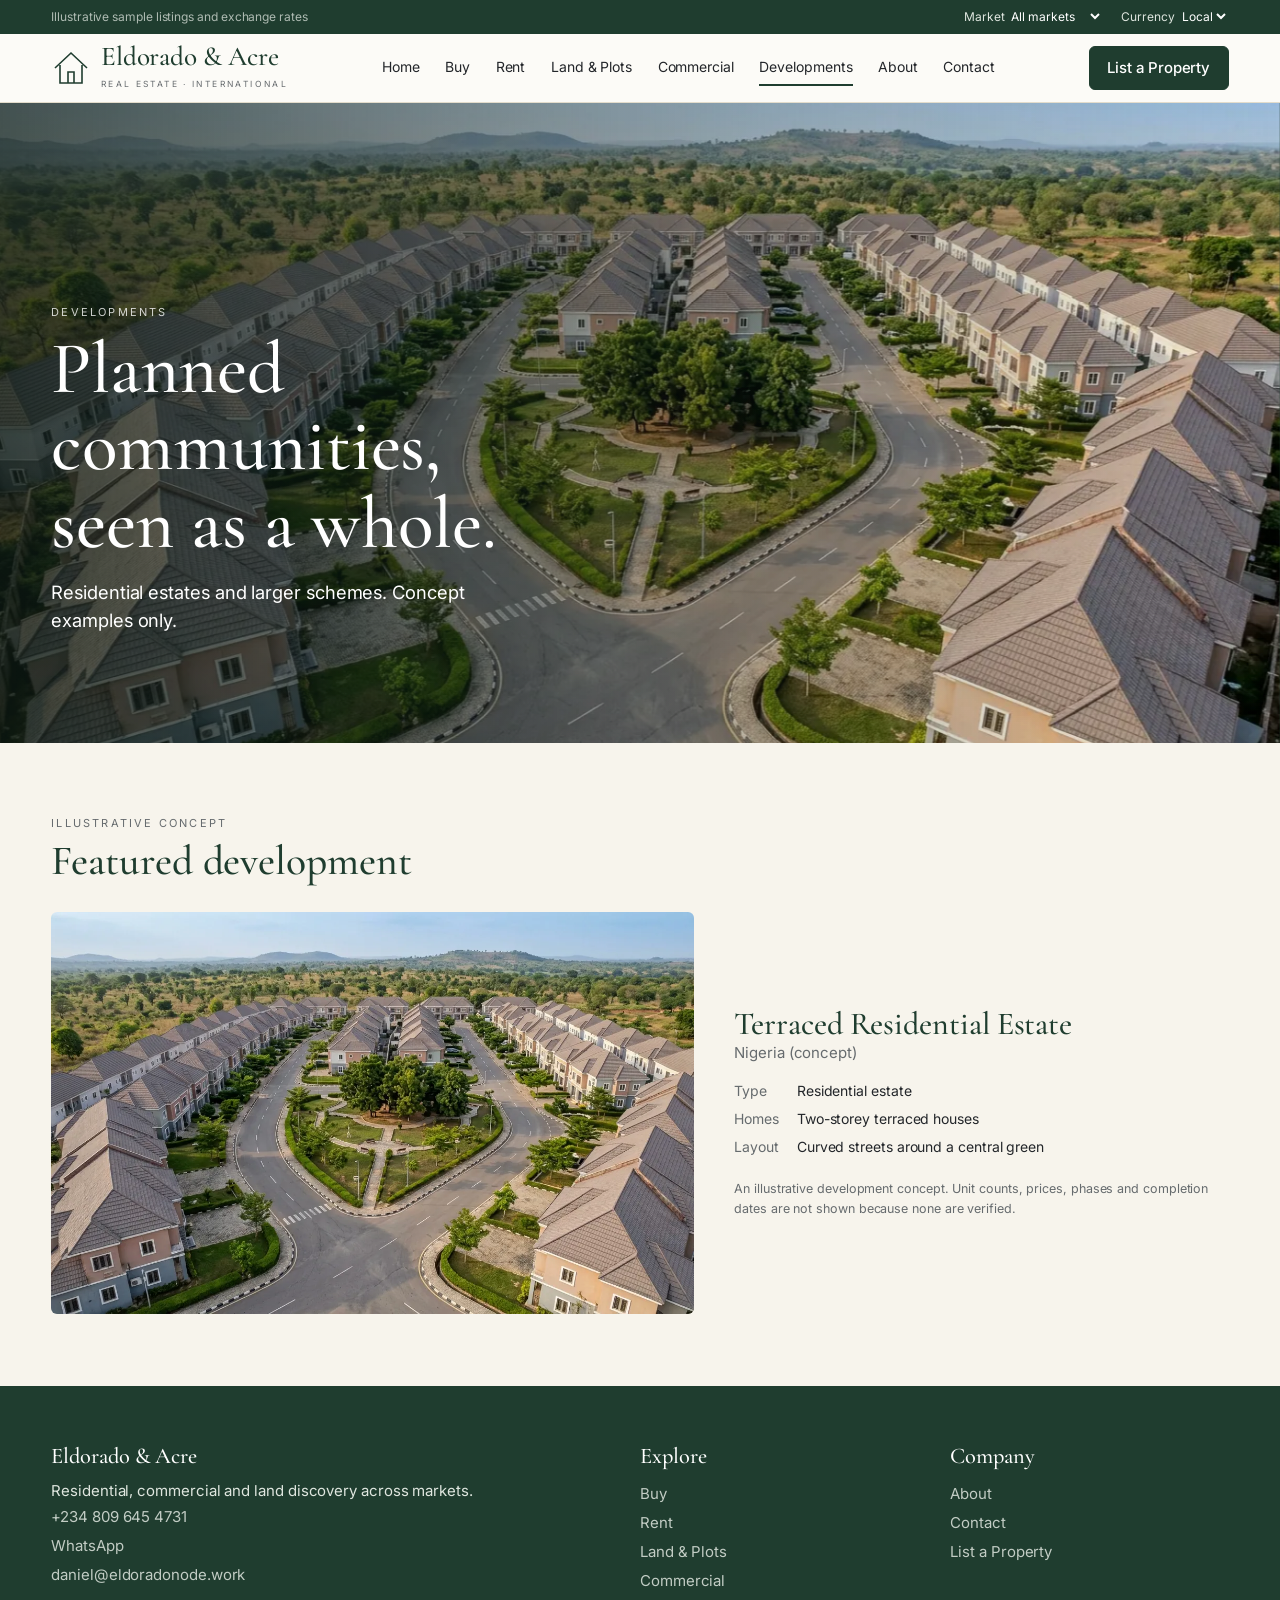
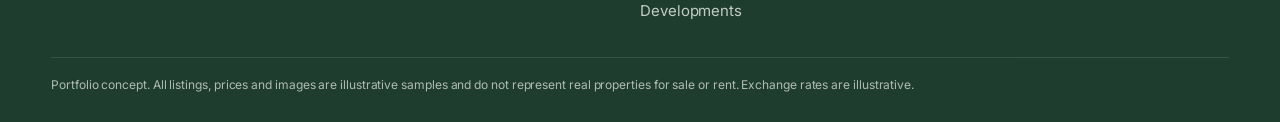
<file: developments.html>
<!doctype html><html lang="en"><head><meta charset="utf-8"><meta name="viewport" content="width=device-width,initial-scale=1,viewport-fit=cover">
<title>Developments | Eldorado &amp; Acre</title><meta name="description" content="Residential estates and planned communities. Illustrative concepts."><meta property="og:title" content="Developments | Eldorado &amp; Acre"><link rel="canonical" href="/developments">
<link rel="preconnect" href="https://fonts.googleapis.com"><link rel="preconnect" href="https://fonts.gstatic.com" crossorigin>
<link href="https://fonts.googleapis.com/css2?family=Cormorant+Garamond:wght@500;600&family=Inter:wght@400;500;600&display=swap" rel="stylesheet">
<link rel="stylesheet" href="engine/scrollcraft.css"><link rel="stylesheet" href="css/styles.css"><link rel="stylesheet" href="css/pages.css"></head><body>
<div class="top"><div class="wrap"><span>Illustrative sample listings and exchange rates</span><label>Market <select id="mk"><option value="">All markets</option><option value="nigeria">Nigeria</option><option value="us">United States</option><option value="europe">Europe</option></select></label><label>Currency <select id="cur"><option value="">Local</option><option>NGN</option><option>USD</option><option>EUR</option><option>GBP</option></select></label></div></div>
<header class="nav"><div class="wrap">
<a class="logo" href="/" aria-label="Eldorado &amp; Acre home"><svg width="40" height="40" viewBox="0 0 40 40" fill="none" stroke="currentColor" stroke-width="1.6"><path d="M4 20 20 5l16 15M9 17v18h22V17M17 35V24h6v11"/></svg><span><b>Eldorado &amp; Acre</b><small>REAL ESTATE &middot; INTERNATIONAL</small></span></a>
<nav class="links" id="links" aria-label="Main"><a href="/">Home</a><a href="buy">Buy</a><a href="rent">Rent</a><a href="land">Land &amp; Plots</a><a href="commercial">Commercial</a><a class="on" href="developments">Developments</a><a href="about">About</a><a href="contact">Contact</a></nav>
<a class="btn btn-g cta" href="list">List a Property</a><button class="burger" aria-label="Menu" aria-expanded="false" aria-controls="links">&#9776;</button></div></header>
<main><section data-sc-act="flow" class="dh"><div class="bed"><img data-sc-parallax="1.2" fetchpriority="high" src="images/ng-estate-terraces-aerial.webp" srcset="images/ng-estate-terraces-aerial-640.webp 640w, images/ng-estate-terraces-aerial.webp 1376w" sizes="100vw" alt="Aerial view of a planned terraced housing estate"></div><div class="scrim"></div>
<div class="hc"><p class="eyebrow">Developments</p><h1>Planned communities,<br>seen as a whole.</h1><p class="ld on">Residential estates and larger schemes. Concept examples only.</p></div></section>
<section class="pg"><div class="wrap" data-sc-in data-sc-stagger="60"><div class="head"><div><p class="eyebrow">Illustrative concept</p><h2>Featured development</h2></div></div>
<article class="dv"><div class="ph"><img src="images/ng-estate-terraces-aerial.webp" srcset="images/ng-estate-terraces-aerial-640.webp 640w, images/ng-estate-terraces-aerial.webp 1376w" sizes="(max-width:860px) 100vw, 55vw" loading="lazy" alt="Terraced homes around a landscaped central green"></div><div><h3>Terraced Residential Estate</h3><p class="loc">Nigeria (concept)</p><dl><dt>Type</dt><dd>Residential estate</dd><dt>Homes</dt><dd>Two-storey terraced houses</dd><dt>Layout</dt><dd>Curved streets around a central green</dd></dl><p class="note">An illustrative development concept. Unit counts, prices, phases and completion dates are not shown because none are verified.</p></div></article></div></section></main>
<footer><div class="wrap"><div><h4>Eldorado &amp; Acre</h4><p>Residential, commercial and land discovery across markets.</p><p><a href="tel:+2348096454731">+234 809 645 4731</a><a href="https://wa.me/2348096454731" target="_blank" rel="noopener">WhatsApp</a><a href="mailto:daniel@eldoradonode.work">daniel@eldoradonode.work</a></p></div>
<div><h4>Explore</h4><a href="buy">Buy</a><a href="rent">Rent</a><a href="land">Land &amp; Plots</a><a href="commercial">Commercial</a><a href="developments">Developments</a></div>
<div><h4>Company</h4><a href="about">About</a><a href="contact">Contact</a><a href="list">List a Property</a></div>
<p class="fine">Portfolio concept. All listings, prices and images are illustrative samples and do not represent real properties for sale or rent. Exchange rates are illustrative.</p></div></footer>
<script src="engine/scrollcraft.js"></script><script src="data/properties.js"></script><script src="js/main.js"></script></body></html>
</file>
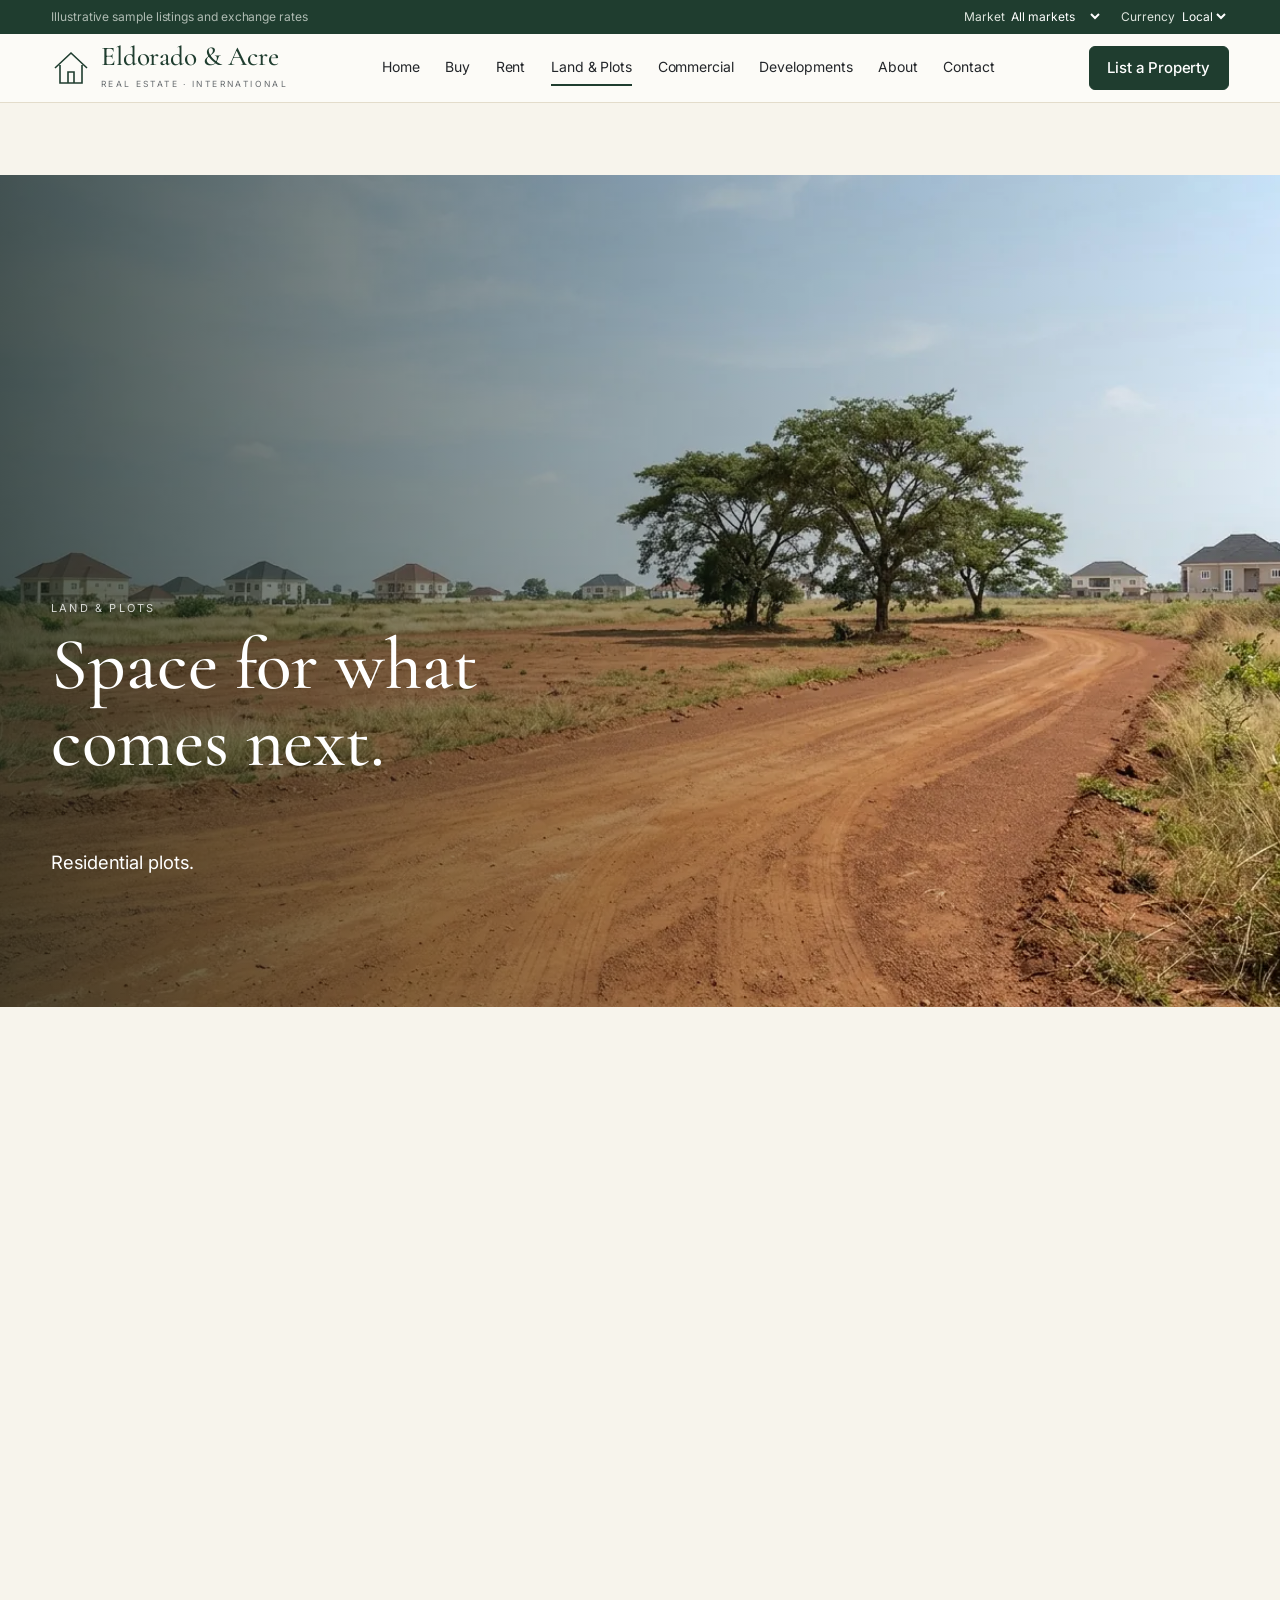
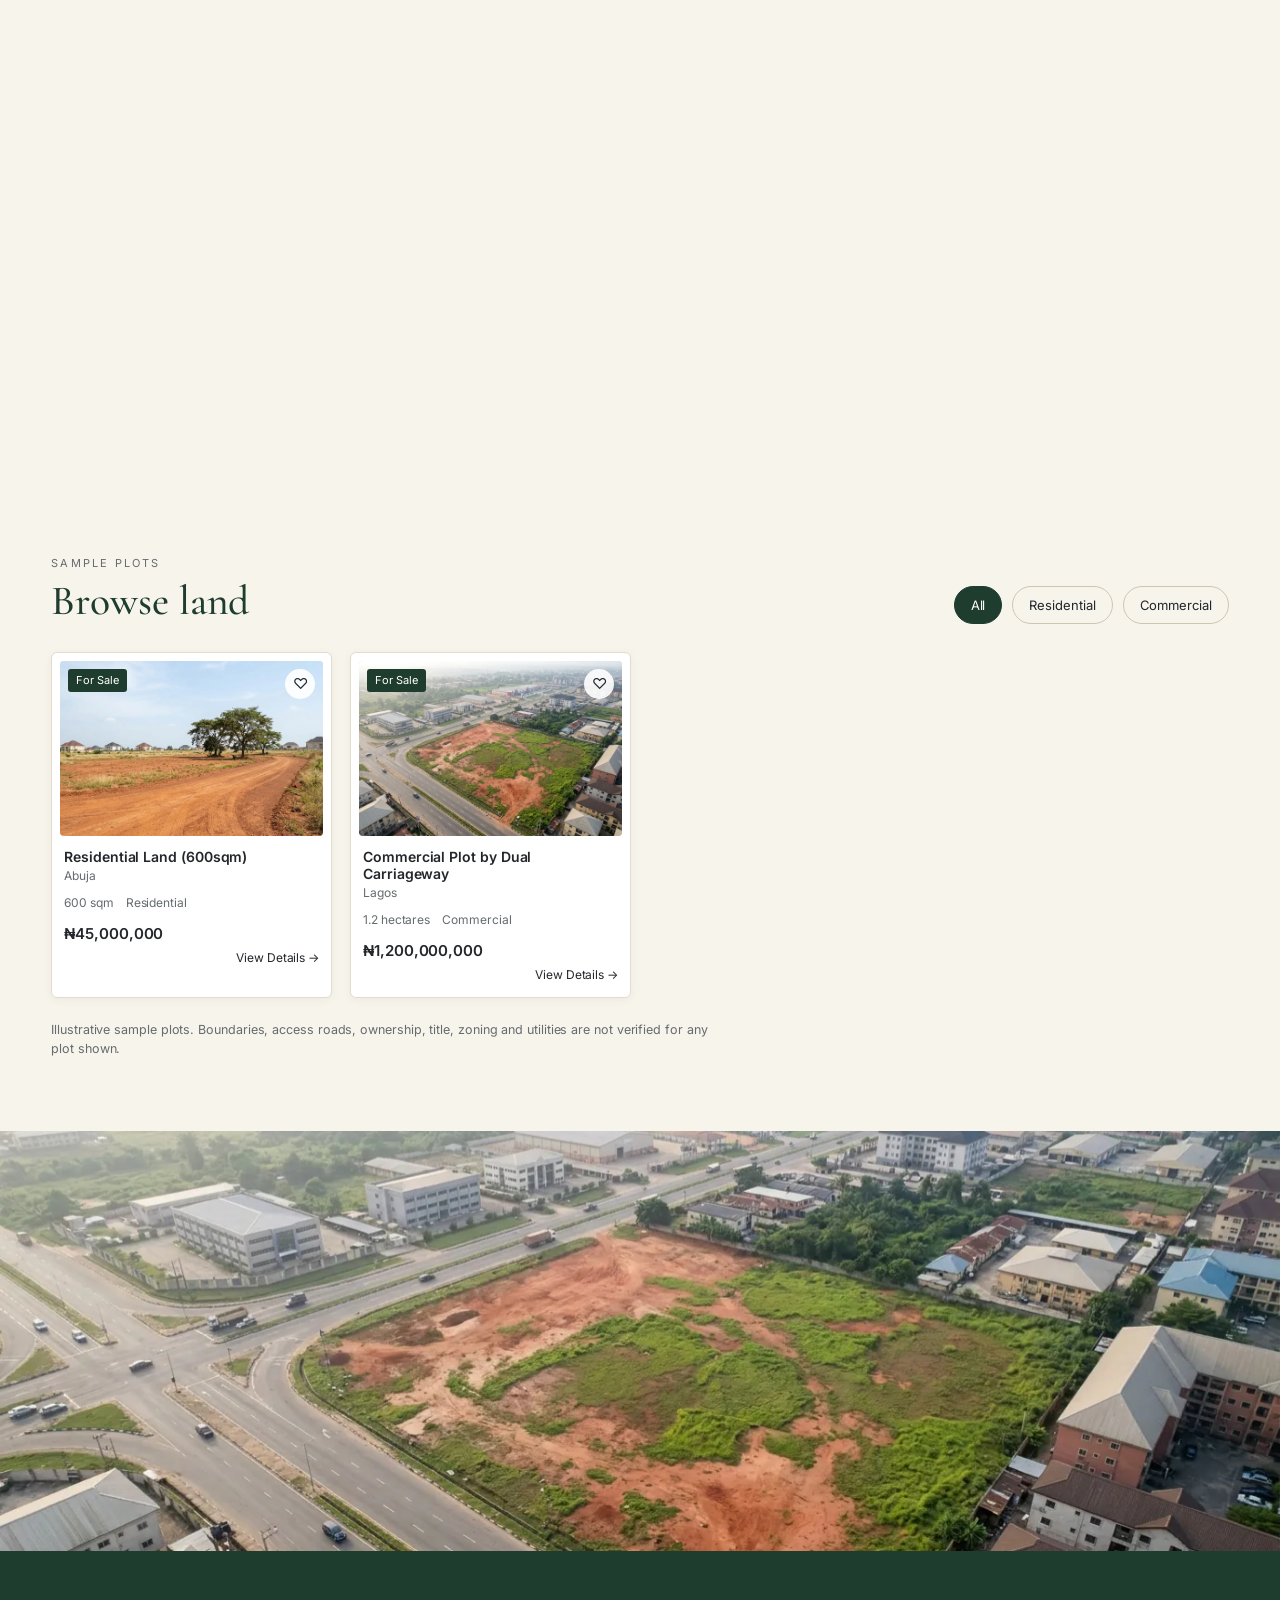
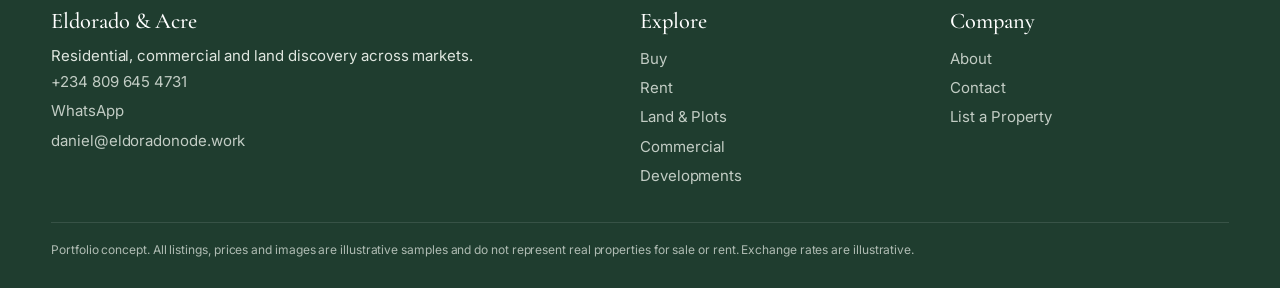
<file: land.html>
<!doctype html><html lang="en"><head><meta charset="utf-8"><meta name="viewport" content="width=device-width,initial-scale=1,viewport-fit=cover">
<title>Land &amp; Plots | Eldorado &amp; Acre</title><meta name="description" content="Residential plots and commercial land across markets. Illustrative sample listings."><meta property="og:title" content="Land &amp; Plots | Eldorado &amp; Acre"><link rel="canonical" href="/land">
<link rel="preconnect" href="https://fonts.googleapis.com"><link rel="preconnect" href="https://fonts.gstatic.com" crossorigin>
<link href="https://fonts.googleapis.com/css2?family=Cormorant+Garamond:wght@500;600&family=Inter:wght@400;500;600&display=swap" rel="stylesheet">
<link rel="stylesheet" href="engine/scrollcraft.css"><link rel="stylesheet" href="css/styles.css"><link rel="stylesheet" href="css/pages.css"></head><body>
<div class="top"><div class="wrap"><span>Illustrative sample listings and exchange rates</span><label>Market <select id="mk"><option value="">All markets</option><option value="nigeria">Nigeria</option><option value="us">United States</option><option value="europe">Europe</option></select></label><label>Currency <select id="cur"><option value="">Local</option><option>NGN</option><option>USD</option><option>EUR</option><option>GBP</option></select></label></div></div>
<header class="nav"><div class="wrap">
<a class="logo" href="/" aria-label="Eldorado &amp; Acre home"><svg width="40" height="40" viewBox="0 0 40 40" fill="none" stroke="currentColor" stroke-width="1.6"><path d="M4 20 20 5l16 15M9 17v18h22V17M17 35V24h6v11"/></svg><span><b>Eldorado &amp; Acre</b><small>REAL ESTATE &middot; INTERNATIONAL</small></span></a>
<nav class="links" id="links" aria-label="Main"><a href="/">Home</a><a href="buy">Buy</a><a href="rent">Rent</a><a class="on" href="land">Land &amp; Plots</a><a href="commercial">Commercial</a><a href="developments">Developments</a><a href="about">About</a><a href="contact">Contact</a></nav>
<a class="btn btn-g cta" href="list">List a Property</a><button class="burger" aria-label="Menu" aria-expanded="false" aria-controls="links">&#9776;</button></div></header>
<main><section data-sc-act="pin" data-sc-span="2.2"><div data-sc-stage class="stage"><img src="images/ng-abuja-plot-residential.webp" srcset="images/ng-abuja-plot-residential-640.webp 640w, images/ng-abuja-plot-residential.webp 1376w" sizes="100vw" alt="Open residential plot with a graded red-earth road"><div class="scrim"></div>
<div class="hc"><p class="eyebrow" data-sc-cue="0 1 0 0">Land &amp; Plots</p><h1 data-sc-cue="0 1 0 0">Space for what<br>comes next.</h1>
<p class="ld" data-sc-cue="0 0.36 0">Residential plots.</p><p class="ld" data-sc-cue="0.3 0.7">Commercial land.</p><p class="ld" data-sc-cue="0.64">Sites to build, hold or develop.</p></div></div></section>
<section class="pg"><div class="wrap" data-sc-in data-sc-stagger="60"><div class="head"><div><p class="eyebrow">Sample plots</p><h2>Browse land</h2></div><div class="chips" id="lf"><a href="land" data-u="">All</a><a href="land?use=residential" data-u="residential">Residential</a><a href="land?use=commercial" data-u="commercial">Commercial</a></div></div>
<div class="lg" id="lg"></div><p class="note">Illustrative sample plots. Boundaries, access roads, ownership, title, zoning and utilities are not verified for any plot shown.</p></div></section>
<section class="band"><div class="bimg"><img data-sc-parallax="1.1" loading="lazy" src="images/ng-lagos-commercial-land-aerial.webp" srcset="images/ng-lagos-commercial-land-aerial-640.webp 640w, images/ng-lagos-commercial-land-aerial.webp 1376w" sizes="100vw" alt="Aerial view of a cleared commercial plot"></div></section></main>
<footer><div class="wrap"><div><h4>Eldorado &amp; Acre</h4><p>Residential, commercial and land discovery across markets.</p><p><a href="tel:+2348096454731">+234 809 645 4731</a><a href="https://wa.me/2348096454731" target="_blank" rel="noopener">WhatsApp</a><a href="mailto:daniel@eldoradonode.work">daniel@eldoradonode.work</a></p></div>
<div><h4>Explore</h4><a href="buy">Buy</a><a href="rent">Rent</a><a href="land">Land &amp; Plots</a><a href="commercial">Commercial</a><a href="developments">Developments</a></div>
<div><h4>Company</h4><a href="about">About</a><a href="contact">Contact</a><a href="list">List a Property</a></div>
<p class="fine">Portfolio concept. All listings, prices and images are illustrative samples and do not represent real properties for sale or rent. Exchange rates are illustrative.</p></div></footer>
<script src="engine/scrollcraft.js"></script><script src="data/properties.js"></script><script src="js/main.js"></script><script src="js/land.js"></script></body></html>
</file>
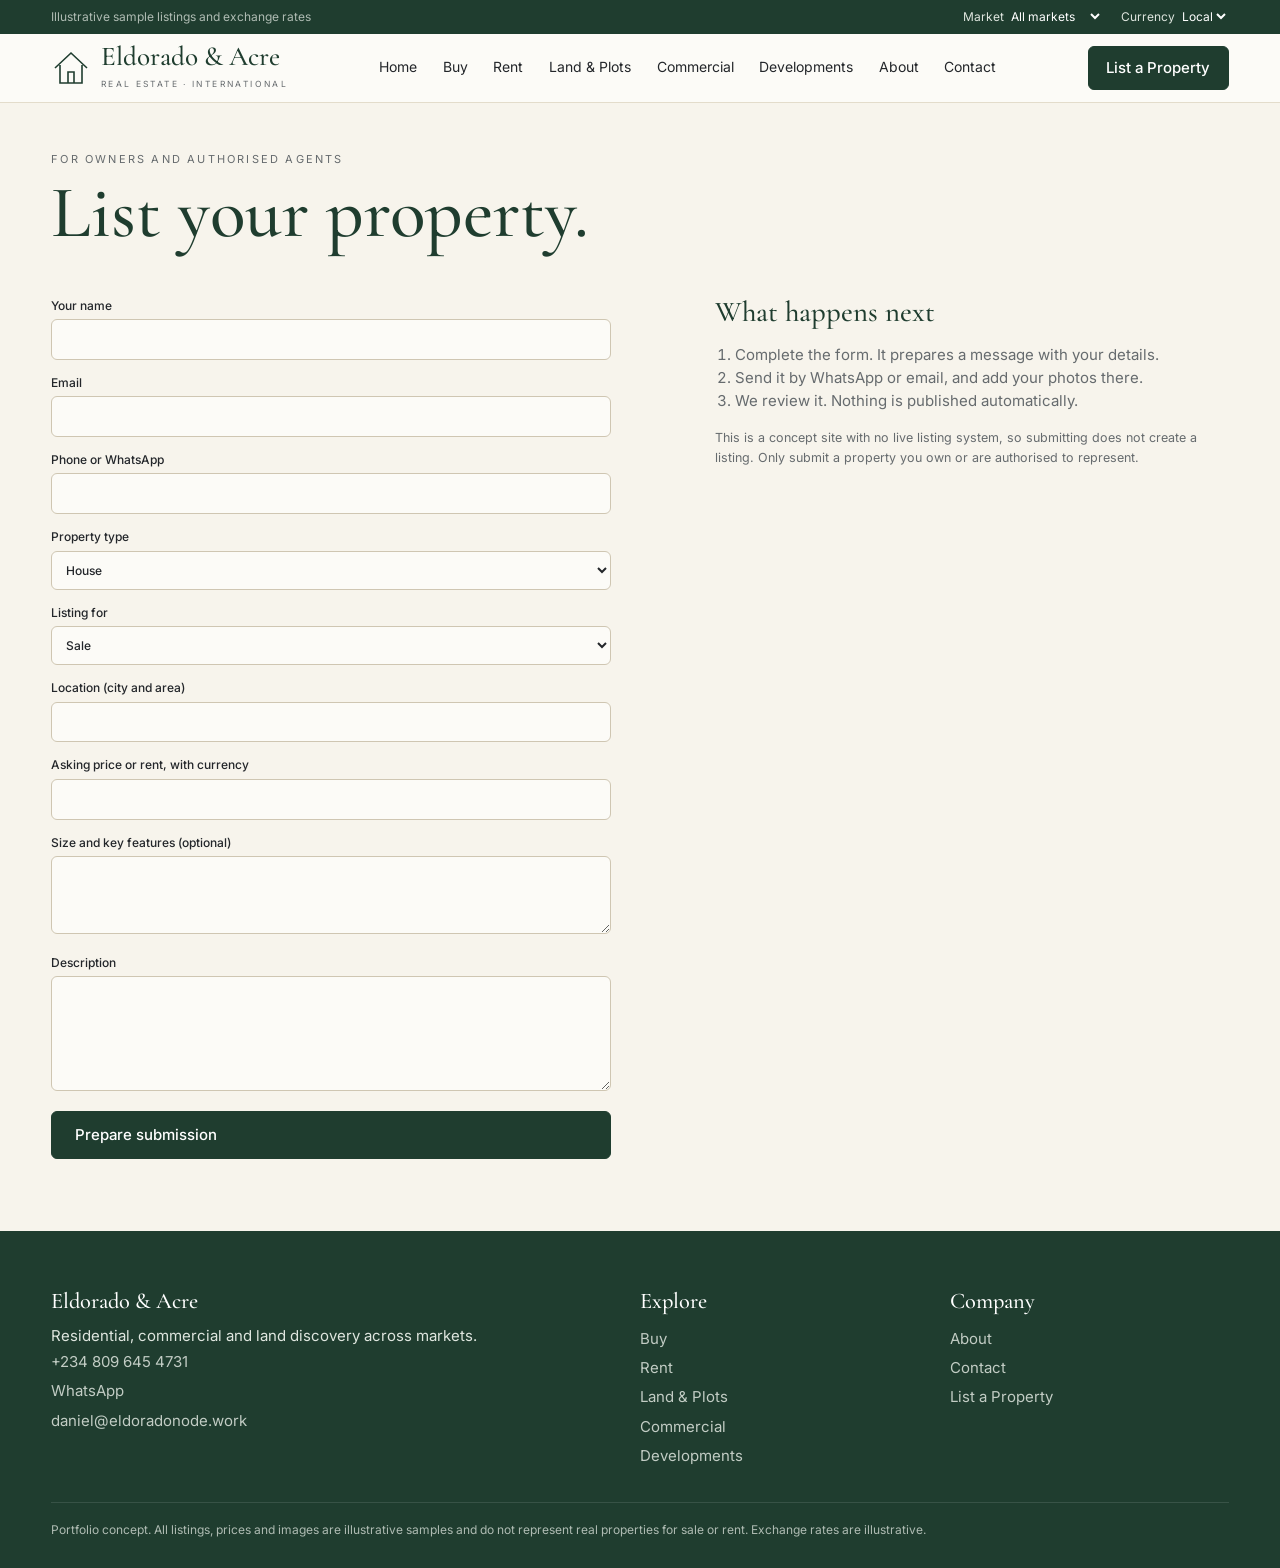
<file: list.html>
<!doctype html><html lang="en"><head><meta charset="utf-8"><meta name="viewport" content="width=device-width,initial-scale=1,viewport-fit=cover">
<title>List a Property | Eldorado &amp; Acre</title><meta name="description" content="Submit your home, land or commercial property for review by Eldorado &amp; Acre."><meta property="og:title" content="List a Property | Eldorado &amp; Acre"><link rel="canonical" href="/list">
<link rel="preconnect" href="https://fonts.googleapis.com"><link rel="preconnect" href="https://fonts.gstatic.com" crossorigin>
<link href="https://fonts.googleapis.com/css2?family=Cormorant+Garamond:wght@500;600&family=Inter:wght@400;500;600&display=swap" rel="stylesheet">
<link rel="stylesheet" href="css/styles.css"><link rel="stylesheet" href="css/pages.css"></head><body>
<div class="top"><div class="wrap"><span>Illustrative sample listings and exchange rates</span><label>Market <select id="mk"><option value="">All markets</option><option value="nigeria">Nigeria</option><option value="us">United States</option><option value="europe">Europe</option></select></label><label>Currency <select id="cur"><option value="">Local</option><option>NGN</option><option>USD</option><option>EUR</option><option>GBP</option></select></label></div></div>
<header class="nav"><div class="wrap">
<a class="logo" href="/" aria-label="Eldorado &amp; Acre home"><svg width="40" height="40" viewBox="0 0 40 40" fill="none" stroke="currentColor" stroke-width="1.6"><path d="M4 20 20 5l16 15M9 17v18h22V17M17 35V24h6v11"/></svg><span><b>Eldorado &amp; Acre</b><small>REAL ESTATE &middot; INTERNATIONAL</small></span></a>
<nav class="links" id="links" aria-label="Main"><a href="/">Home</a><a href="buy">Buy</a><a href="rent">Rent</a><a href="land">Land &amp; Plots</a><a href="commercial">Commercial</a><a href="developments">Developments</a><a href="about">About</a><a href="contact">Contact</a></nav>
<a class="btn btn-g cta" href="list">List a Property</a><button class="burger" aria-label="Menu" aria-expanded="false" aria-controls="links">&#9776;</button></div></header>
<main><section class="hd"><div class="wrap"><p class="eyebrow">For owners and authorised agents</p><h1>List your property.</h1></div></section><section class="pg" style="padding-top:24px"><div class="wrap ct"><div class="fwrap"><form data-form="list" data-title="Property listing submission" novalidate><label>Your name<input name="name" type="text" data-l="Your name" required><span class="err" role="alert"></span></label><label>Email<input name="email" type="email" data-l="Email" required><span class="err" role="alert"></span></label><label>Phone or WhatsApp<input name="phone" type="tel" data-l="Phone or WhatsApp" required><span class="err" role="alert"></span></label><label>Property type<select name="type" data-l="Property type"><option>House</option><option>Apartment</option><option>Land</option><option>Commercial</option><option>Development</option></select></label><label>Listing for<select name="status" data-l="Listing for"><option>Sale</option><option>Rent</option></select></label><label>Location (city and area)<input name="location" type="text" data-l="Location (city and area)" required><span class="err" role="alert"></span></label><label>Asking price or rent, with currency<input name="price" type="text" data-l="Asking price or rent, with currency" required><span class="err" role="alert"></span></label><label>Size and key features (optional)<textarea name="size" data-l="Size and key features (optional)" rows="3"></textarea></label><label>Description<textarea name="desc" data-l="Description" rows="5" required></textarea><span class="err" role="alert"></span></label><button class="btn btn-g" type="submit">Prepare submission</button></form><div class="done" hidden><h3 tabindex="-1">Ready to send</h3><p>No mail service is connected to this site yet, so nothing has been sent. Choose how to send your message:</p><div class="btns"><a class="btn btn-g" data-wa target="_blank" rel="noopener">Send on WhatsApp</a><a class="btn btn-o" data-mail>Send by email</a><button type="button" class="lnk" data-edit>Edit message</button></div></div></div>
<aside><h2 style="font-size:1.8rem">What happens next</h2><ol class="steps"><li>Complete the form. It prepares a message with your details.</li><li>Send it by WhatsApp or email, and add your photos there.</li><li>We review it. Nothing is published automatically.</li></ol><p class="note">This is a concept site with no live listing system, so submitting does not create a listing. Only submit a property you own or are authorised to represent.</p></aside></div></section></main>
<footer><div class="wrap"><div><h4>Eldorado &amp; Acre</h4><p>Residential, commercial and land discovery across markets.</p><p><a href="tel:+2348096454731">+234 809 645 4731</a><a href="https://wa.me/2348096454731" target="_blank" rel="noopener">WhatsApp</a><a href="mailto:daniel@eldoradonode.work">daniel@eldoradonode.work</a></p></div>
<div><h4>Explore</h4><a href="buy">Buy</a><a href="rent">Rent</a><a href="land">Land &amp; Plots</a><a href="commercial">Commercial</a><a href="developments">Developments</a></div>
<div><h4>Company</h4><a href="about">About</a><a href="contact">Contact</a><a href="list">List a Property</a></div>
<p class="fine">Portfolio concept. All listings, prices and images are illustrative samples and do not represent real properties for sale or rent. Exchange rates are illustrative.</p></div></footer>
<script src="data/properties.js"></script><script src="js/main.js"></script><script src="js/forms.js"></script></body></html>
</file>
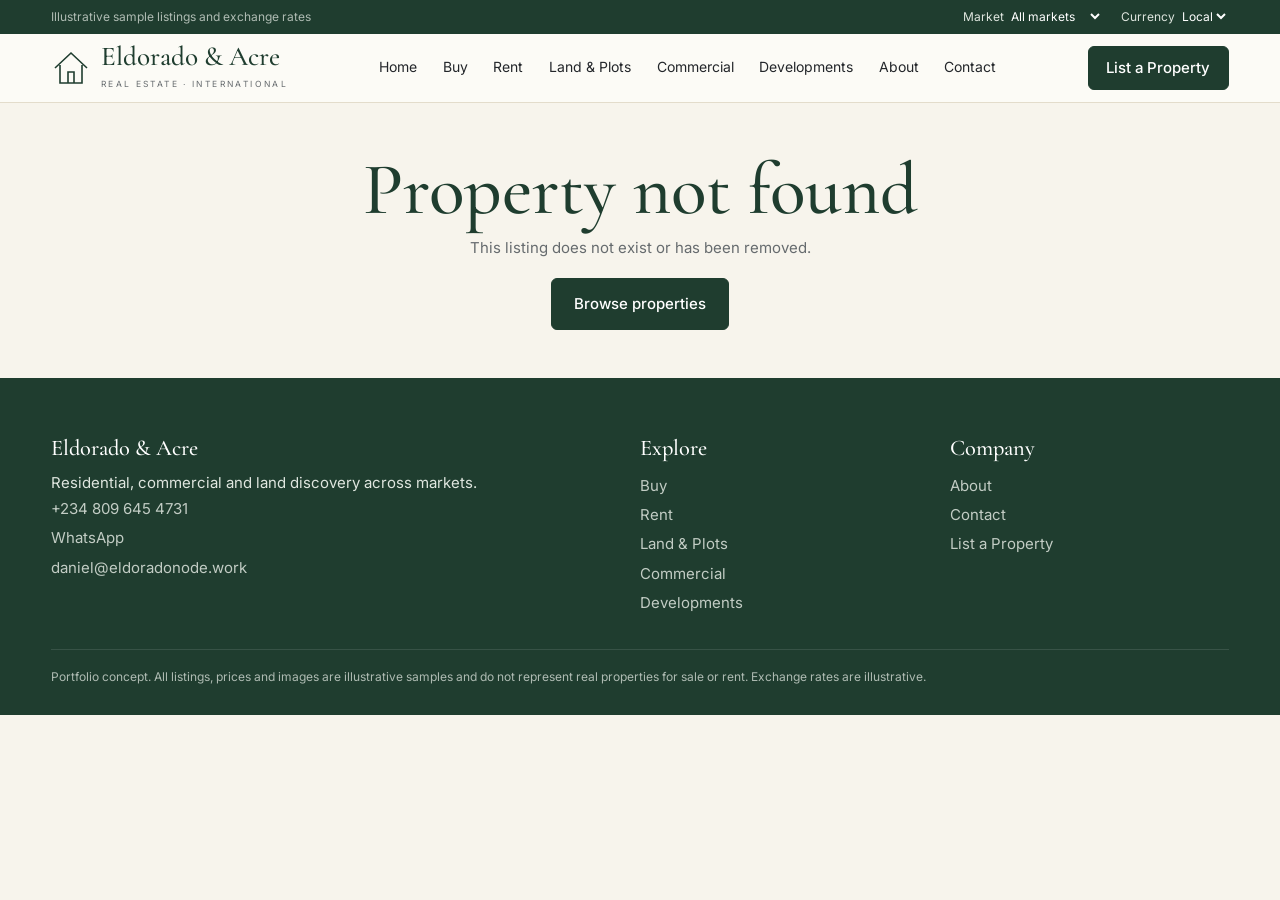
<file: property.html>
<!doctype html><html lang="en"><head><meta charset="utf-8"><meta name="viewport" content="width=device-width,initial-scale=1,viewport-fit=cover">
<title>Property | Eldorado &amp; Acre</title><meta name="description" content="Property details."><meta property="og:title" content="Property | Eldorado &amp; Acre"><link rel="canonical" href="/property">
<link rel="preconnect" href="https://fonts.googleapis.com"><link rel="preconnect" href="https://fonts.gstatic.com" crossorigin>
<link href="https://fonts.googleapis.com/css2?family=Cormorant+Garamond:wght@500;600&family=Inter:wght@400;500;600&display=swap" rel="stylesheet">
<link rel="stylesheet" href="css/styles.css"><link rel="stylesheet" href="css/pages.css"></head><body>
<div class="top"><div class="wrap"><span>Illustrative sample listings and exchange rates</span><label>Market <select id="mk"><option value="">All markets</option><option value="nigeria">Nigeria</option><option value="us">United States</option><option value="europe">Europe</option></select></label><label>Currency <select id="cur"><option value="">Local</option><option>NGN</option><option>USD</option><option>EUR</option><option>GBP</option></select></label></div></div>
<header class="nav"><div class="wrap">
<a class="logo" href="/" aria-label="Eldorado &amp; Acre home"><svg width="40" height="40" viewBox="0 0 40 40" fill="none" stroke="currentColor" stroke-width="1.6"><path d="M4 20 20 5l16 15M9 17v18h22V17M17 35V24h6v11"/></svg><span><b>Eldorado &amp; Acre</b><small>REAL ESTATE &middot; INTERNATIONAL</small></span></a>
<nav class="links" id="links" aria-label="Main"><a href="/">Home</a><a href="buy">Buy</a><a href="rent">Rent</a><a href="land">Land &amp; Plots</a><a href="commercial">Commercial</a><a href="developments">Developments</a><a href="about">About</a><a href="contact">Contact</a></nav>
<a class="btn btn-g cta" href="list">List a Property</a><button class="burger" aria-label="Menu" aria-expanded="false" aria-controls="links">&#9776;</button></div></header>
<main><div id="pd"></div><dialog id="lb" aria-label="Photo viewer"><div class="lbw"><img id="lbi" alt="" src="[data-uri]"><p id="lbc"></p></div><button class="lbb" id="lbx" aria-label="Close viewer">&times;</button><button class="lbb" id="lbp" aria-label="Previous photo">&larr;</button><button class="lbb" id="lbn" aria-label="Next photo">&rarr;</button></dialog></main>
<footer><div class="wrap"><div><h4>Eldorado &amp; Acre</h4><p>Residential, commercial and land discovery across markets.</p><p><a href="tel:+2348096454731">+234 809 645 4731</a><a href="https://wa.me/2348096454731" target="_blank" rel="noopener">WhatsApp</a><a href="mailto:daniel@eldoradonode.work">daniel@eldoradonode.work</a></p></div>
<div><h4>Explore</h4><a href="buy">Buy</a><a href="rent">Rent</a><a href="land">Land &amp; Plots</a><a href="commercial">Commercial</a><a href="developments">Developments</a></div>
<div><h4>Company</h4><a href="about">About</a><a href="contact">Contact</a><a href="list">List a Property</a></div>
<p class="fine">Portfolio concept. All listings, prices and images are illustrative samples and do not represent real properties for sale or rent. Exchange rates are illustrative.</p></div></footer>
<script src="data/properties.js"></script><script src="js/main.js"></script><script src="js/property.js"></script><script src="js/forms.js"></script></body></html>
</file>
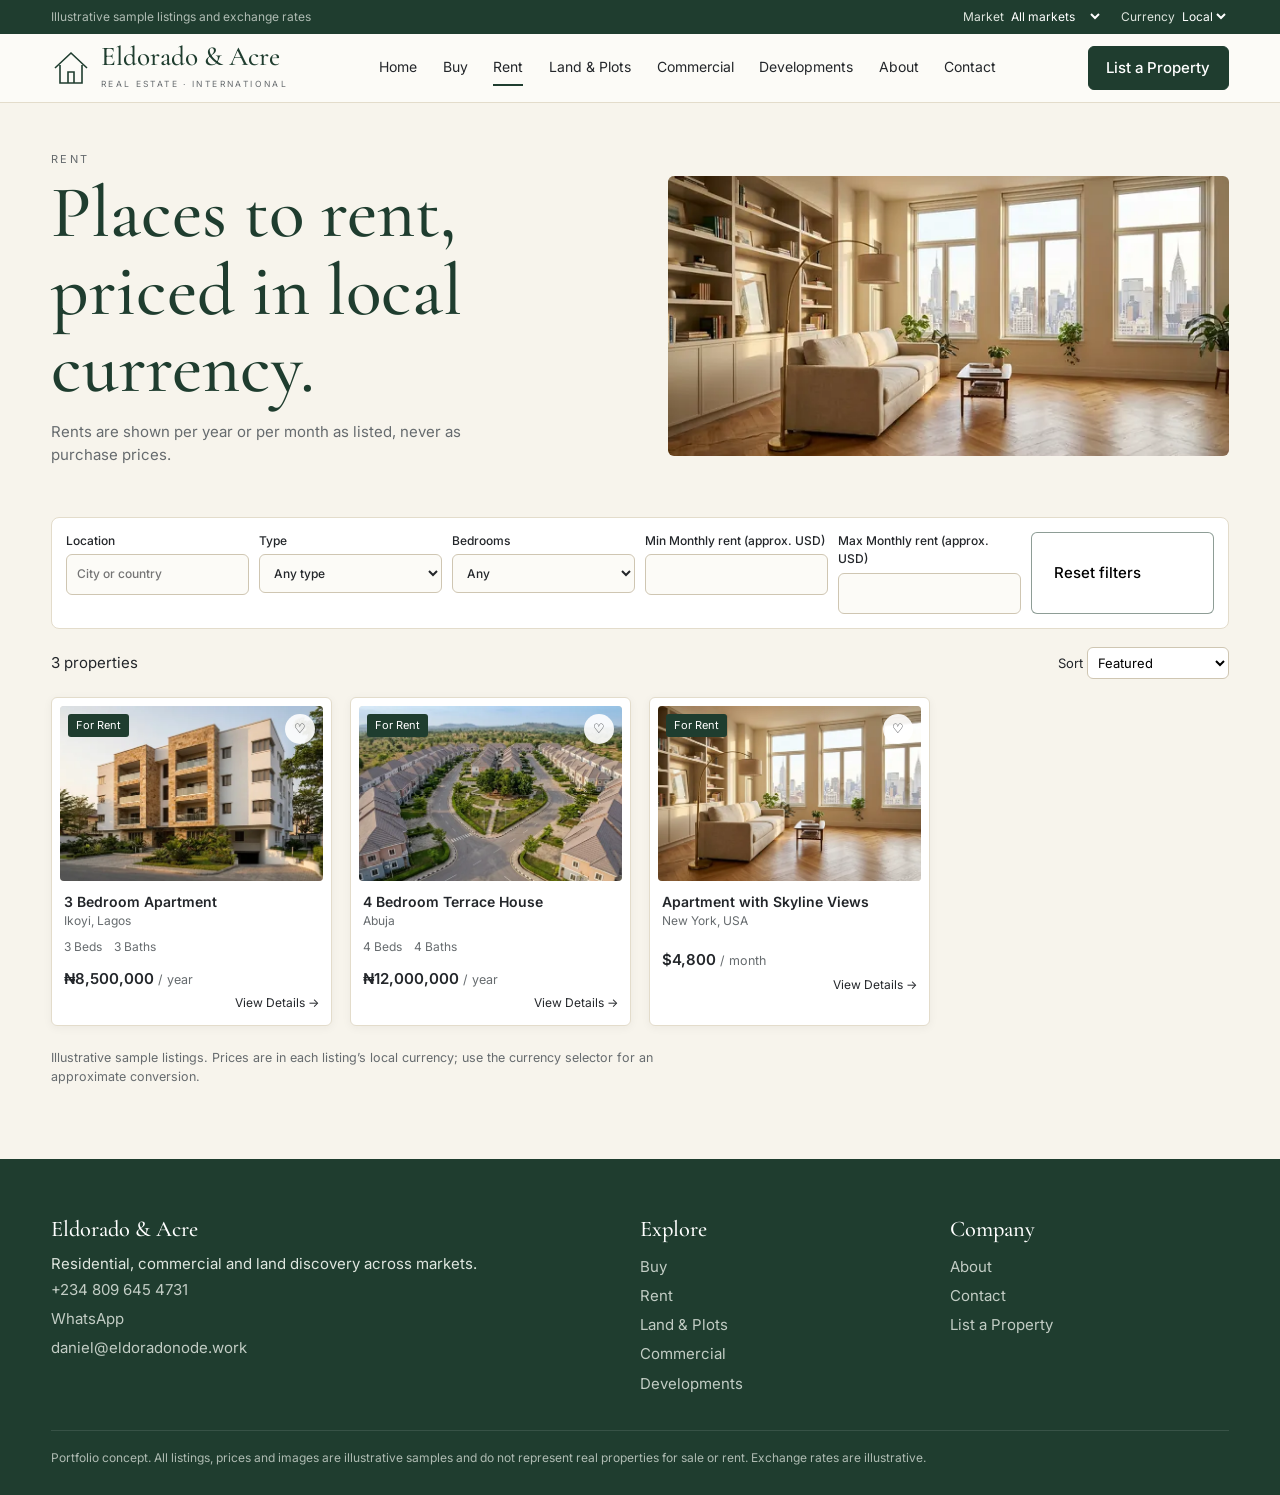
<file: rent.html>
<!doctype html><html lang="en"><head><meta charset="utf-8"><meta name="viewport" content="width=device-width,initial-scale=1,viewport-fit=cover">
<title>Rent Property | Eldorado &amp; Acre</title><meta name="description" content="Rents are shown per year or per month as listed, never as purchase prices. Illustrative sample listings."><meta property="og:title" content="Rent Property | Eldorado &amp; Acre"><link rel="canonical" href="/rent">
<link rel="preconnect" href="https://fonts.googleapis.com"><link rel="preconnect" href="https://fonts.gstatic.com" crossorigin>
<link href="https://fonts.googleapis.com/css2?family=Cormorant+Garamond:wght@500;600&family=Inter:wght@400;500;600&display=swap" rel="stylesheet">
<link rel="stylesheet" href="css/styles.css"><link rel="stylesheet" href="css/pages.css"></head><body>
<div class="top"><div class="wrap"><span>Illustrative sample listings and exchange rates</span><label>Market <select id="mk"><option value="">All markets</option><option value="nigeria">Nigeria</option><option value="us">United States</option><option value="europe">Europe</option></select></label><label>Currency <select id="cur"><option value="">Local</option><option>NGN</option><option>USD</option><option>EUR</option><option>GBP</option></select></label></div></div>
<header class="nav"><div class="wrap">
<a class="logo" href="/" aria-label="Eldorado &amp; Acre home"><svg width="40" height="40" viewBox="0 0 40 40" fill="none" stroke="currentColor" stroke-width="1.6"><path d="M4 20 20 5l16 15M9 17v18h22V17M17 35V24h6v11"/></svg><span><b>Eldorado &amp; Acre</b><small>REAL ESTATE &middot; INTERNATIONAL</small></span></a>
<nav class="links" id="links" aria-label="Main"><a href="/">Home</a><a href="buy">Buy</a><a class="on" href="rent">Rent</a><a href="land">Land &amp; Plots</a><a href="commercial">Commercial</a><a href="developments">Developments</a><a href="about">About</a><a href="contact">Contact</a></nav>
<a class="btn btn-g cta" href="list">List a Property</a><button class="burger" aria-label="Menu" aria-expanded="false" aria-controls="links">&#9776;</button></div></header>
<main><section class="hd"><div class="wrap two"><div><p class="eyebrow">Rent</p><h1>Places to rent, priced in local currency.</h1><p class="body">Rents are shown per year or per month as listed, never as purchase prices.</p></div><div class="ph"><img src="images/ny-apartment-living.webp" srcset="images/ny-apartment-living-640.webp 640w, images/ny-apartment-living.webp 1376w" sizes="(max-width:860px) 100vw, 50vw" alt="Apartment living room with skyline views" width="1376" height="768"></div></div></section>
<section class="pg" style="padding-top:28px"><div class="wrap" id="app" data-mode="rent"><form id="ff" class="fbar" role="search"><details id="fd"><summary>Filters</summary><div><label>Location<input name="q" placeholder="City or country"></label><label>Type<select name="type"><option value="">Any type</option><option value="house">Houses</option><option value="apartment">Apartments</option></select></label><label>Bedrooms<select name="beds"><option value="">Any</option><option value="1">1+</option><option value="2">2+</option><option value="3">3+</option><option value="4">4+</option><option value="5">5+</option></select></label><label>Min Monthly rent (approx. USD)<input name="min" type="number" min="0" inputmode="numeric"></label><label>Max Monthly rent (approx. USD)<input name="max" type="number" min="0" inputmode="numeric"></label><button class="btn btn-o" type="button" data-reset>Reset filters</button></div></details></form>
<div class="rbar"><p id="rc" aria-live="polite"></p><label>Sort <select id="sort"><option value="">Featured</option><option value="lo">Price: low to high</option><option value="hi">Price: high to low</option></select></label></div>
<div class="lg" id="lg"></div><p class="note">Illustrative sample listings. Prices are in each listing&rsquo;s local currency; use the currency selector for an approximate conversion.</p></div></section></main>
<footer><div class="wrap"><div><h4>Eldorado &amp; Acre</h4><p>Residential, commercial and land discovery across markets.</p><p><a href="tel:+2348096454731">+234 809 645 4731</a><a href="https://wa.me/2348096454731" target="_blank" rel="noopener">WhatsApp</a><a href="mailto:daniel@eldoradonode.work">daniel@eldoradonode.work</a></p></div>
<div><h4>Explore</h4><a href="buy">Buy</a><a href="rent">Rent</a><a href="land">Land &amp; Plots</a><a href="commercial">Commercial</a><a href="developments">Developments</a></div>
<div><h4>Company</h4><a href="about">About</a><a href="contact">Contact</a><a href="list">List a Property</a></div>
<p class="fine">Portfolio concept. All listings, prices and images are illustrative samples and do not represent real properties for sale or rent. Exchange rates are illustrative.</p></div></footer>
<script src="data/properties.js"></script><script src="js/main.js"></script><script src="js/listings.js"></script></body></html>
</file>
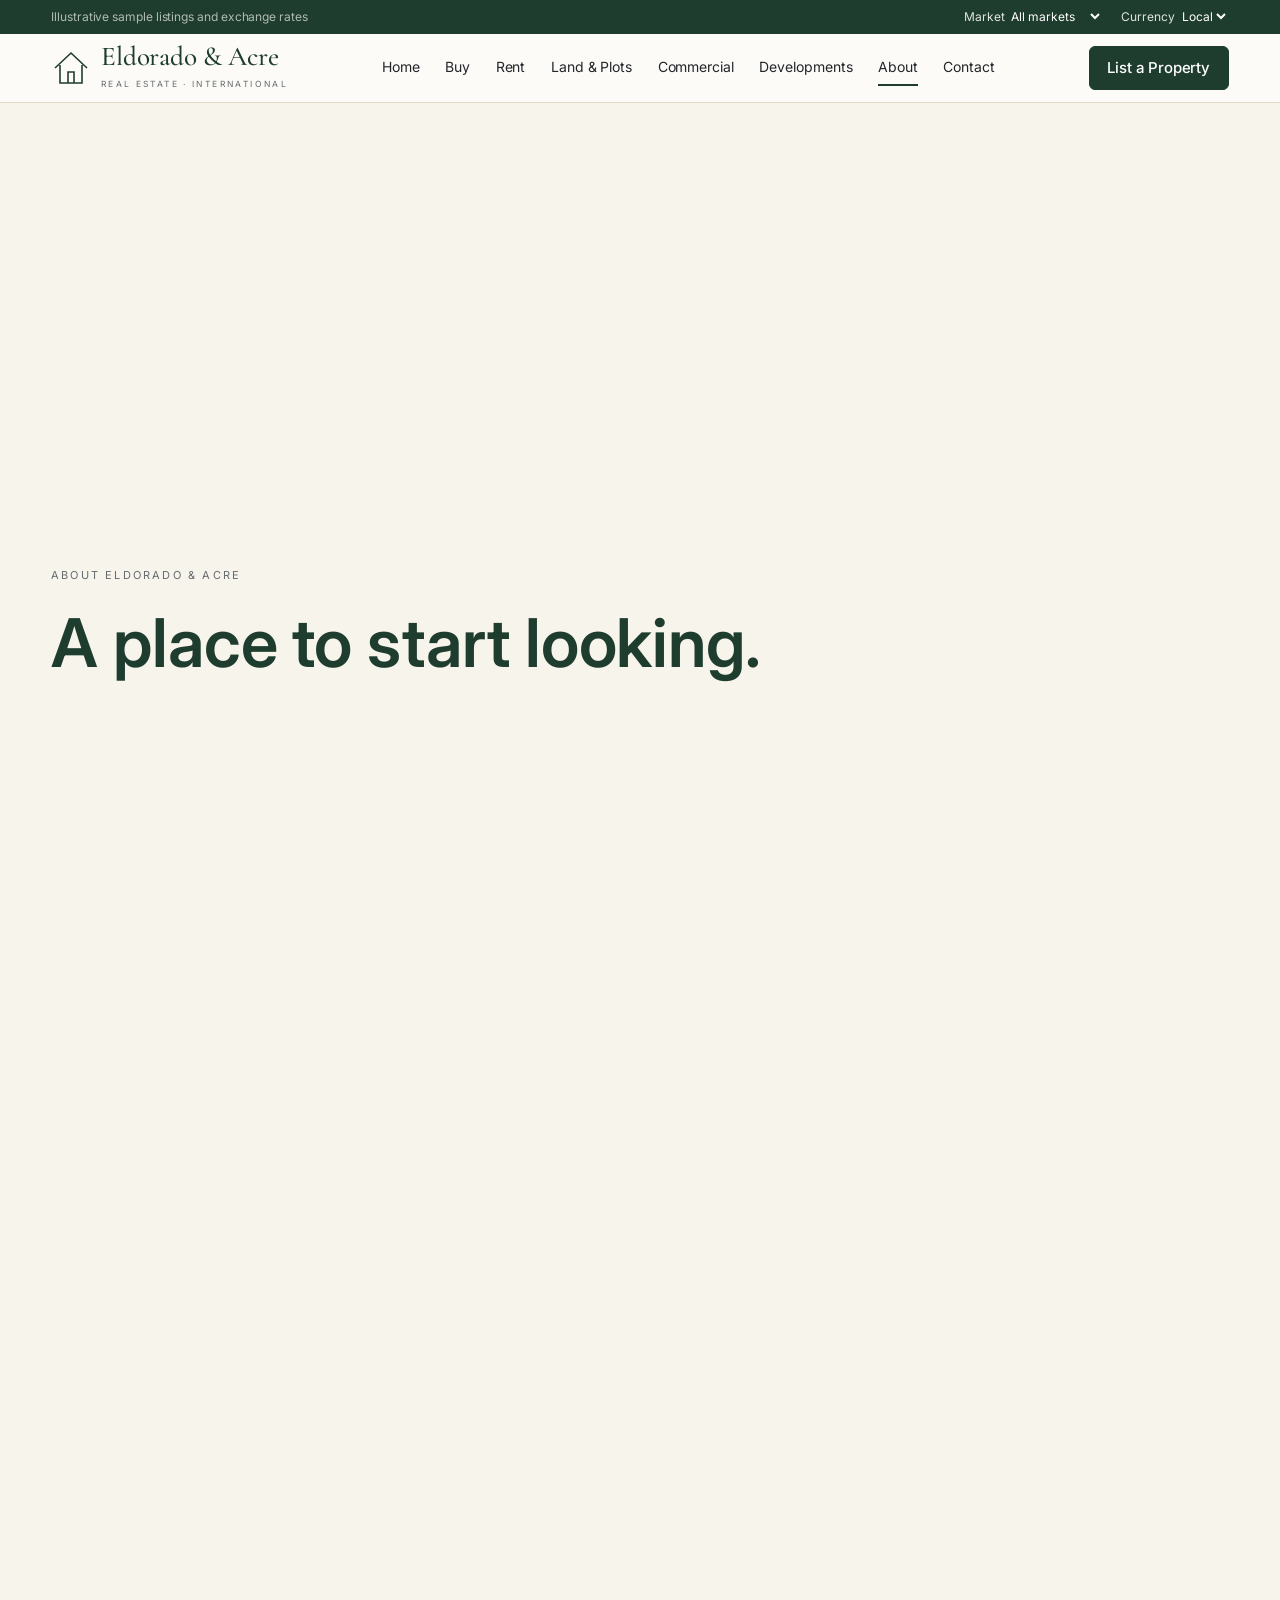
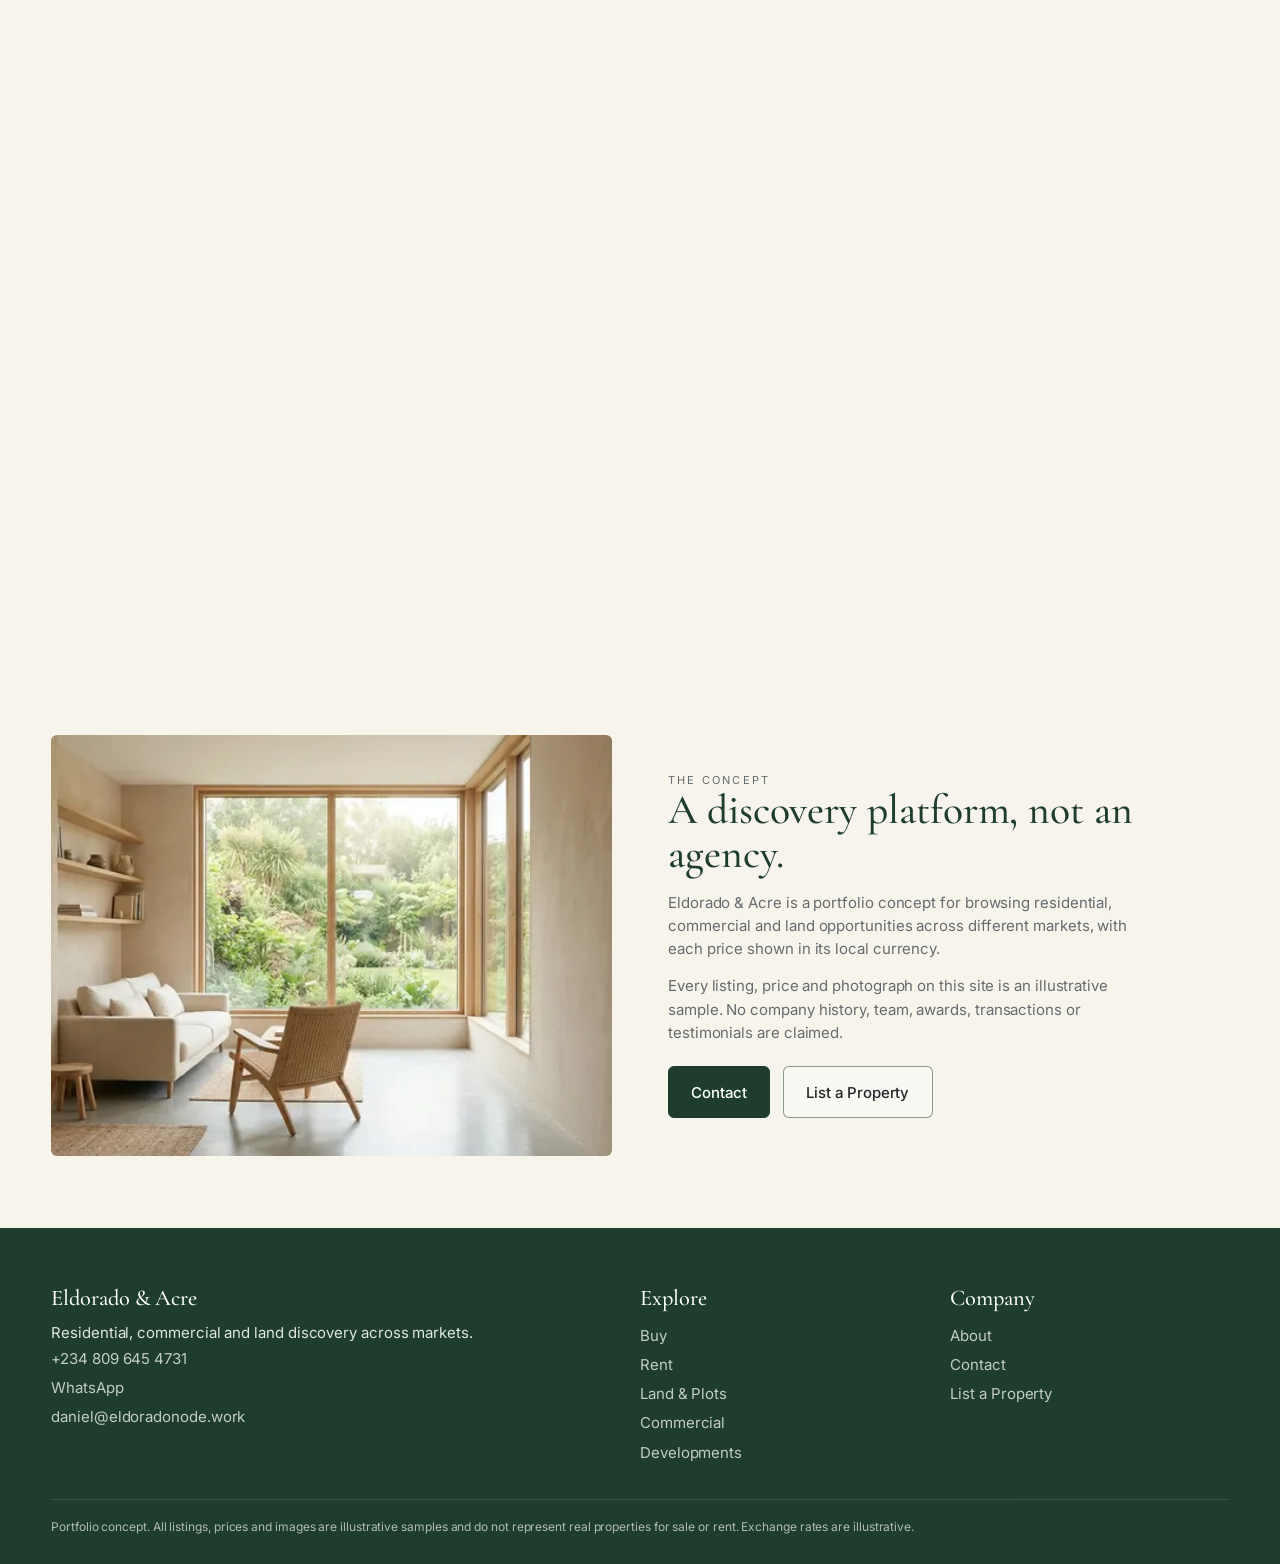
<file: eldorado-acre/about.html>
<!doctype html><html lang="en"><head><meta charset="utf-8"><meta name="viewport" content="width=device-width,initial-scale=1,viewport-fit=cover">
<title>About | Eldorado &amp; Acre</title><meta name="description" content="Eldorado &amp; Acre is a portfolio concept for discovering homes, commercial property and land internationally."><meta property="og:title" content="About | Eldorado &amp; Acre"><link rel="canonical" href="/about">
<link rel="preconnect" href="https://fonts.googleapis.com"><link rel="preconnect" href="https://fonts.gstatic.com" crossorigin>
<link href="https://fonts.googleapis.com/css2?family=Cormorant+Garamond:wght@500;600&family=Inter:wght@400;500;600&display=swap" rel="stylesheet">
<link rel="stylesheet" href="engine/scrollcraft.css"><link rel="stylesheet" href="css/styles.css"><link rel="stylesheet" href="css/pages.css"></head><body>
<div class="top"><div class="wrap"><span>Illustrative sample listings and exchange rates</span><label>Market <select id="mk"><option value="">All markets</option><option value="nigeria">Nigeria</option><option value="us">United States</option><option value="europe">Europe</option></select></label><label>Currency <select id="cur"><option value="">Local</option><option>NGN</option><option>USD</option><option>EUR</option><option>GBP</option></select></label></div></div>
<header class="nav"><div class="wrap">
<a class="logo" href="/" aria-label="Eldorado &amp; Acre home"><svg width="40" height="40" viewBox="0 0 40 40" fill="none" stroke="currentColor" stroke-width="1.6"><path d="M4 20 20 5l16 15M9 17v18h22V17M17 35V24h6v11"/></svg><span><b>Eldorado &amp; Acre</b><small>REAL ESTATE &middot; INTERNATIONAL</small></span></a>
<nav class="links" id="links" aria-label="Main"><a href="/">Home</a><a href="buy">Buy</a><a href="rent">Rent</a><a href="land">Land &amp; Plots</a><a href="commercial">Commercial</a><a href="developments">Developments</a><a class="on" href="about">About</a><a href="contact">Contact</a></nav>
<a class="btn btn-g cta" href="list">List a Property</a><button class="burger" aria-label="Menu" aria-expanded="false" aria-controls="links">&#9776;</button></div></header>
<main><section data-sc-act="pin" data-sc-span="2.4"><div data-sc-stage class="stage paper"><div class="hc dark"><p class="eyebrow" data-sc-cue="0 1 0 0">About Eldorado &amp; Acre</p>
<h1 class="big" data-sc-cue="0 0.34 0">A place to start looking.</h1><h1 class="big" data-sc-cue="0.28 0.68">Homes, commercial space and land in one search.</h1><h1 class="big" data-sc-cue="0.62">Across Nigeria, the United States and Europe.</h1></div></div></section>
<section class="pg"><div class="wrap two" data-sc-in data-sc-stagger="70"><div class="ph"><img src="images/editorial-interior.webp" srcset="images/editorial-interior-640.webp 640w, images/editorial-interior.webp 1376w" sizes="(max-width:860px) 100vw, 50vw" loading="lazy" alt="Calm living room with a garden view"></div>
<div><p class="eyebrow">The concept</p><h2>A discovery platform, not an agency.</h2><p class="body">Eldorado &amp; Acre is a portfolio concept for browsing residential, commercial and land opportunities across different markets, with each price shown in its local currency.</p>
<p class="body">Every listing, price and photograph on this site is an illustrative sample. No company history, team, awards, transactions or testimonials are claimed.</p><div class="btns"><a class="btn btn-g" href="contact">Contact</a><a class="btn btn-o" href="list">List a Property</a></div></div></div></section></main>
<footer><div class="wrap"><div><h4>Eldorado &amp; Acre</h4><p>Residential, commercial and land discovery across markets.</p><p><a href="tel:+2348096454731">+234 809 645 4731</a><a href="https://wa.me/2348096454731" target="_blank" rel="noopener">WhatsApp</a><a href="mailto:daniel@eldoradonode.work">daniel@eldoradonode.work</a></p></div>
<div><h4>Explore</h4><a href="buy">Buy</a><a href="rent">Rent</a><a href="land">Land &amp; Plots</a><a href="commercial">Commercial</a><a href="developments">Developments</a></div>
<div><h4>Company</h4><a href="about">About</a><a href="contact">Contact</a><a href="list">List a Property</a></div>
<p class="fine">Portfolio concept. All listings, prices and images are illustrative samples and do not represent real properties for sale or rent. Exchange rates are illustrative.</p></div></footer>
<script src="engine/scrollcraft.js"></script><script src="data/properties.js"></script><script src="js/main.js"></script></body></html>
</file>
<file: css/styles.css>
:root{--ivory:#f7f4ec;--paper:#fcfbf7;--sand:#e8e1d2;--stone:#cfc6b2;--green:#1f3d2f;--green2:#2c5242;--ink:#23262a;--mute:#666b6e;--line:#e3dccb;--serif:"Cormorant Garamond",Georgia,serif;--sans:Inter,system-ui,sans-serif}
*{box-sizing:border-box;margin:0}html{scroll-behavior:smooth}
body{font:15px/1.55 var(--sans);color:var(--ink);background:var(--ivory)}
img{max-width:100%;display:block}a{color:inherit;text-decoration:none}
.wrap{width:min(1240px,92%);margin-inline:auto}
.eyebrow{font-size:11px;letter-spacing:.2em;text-transform:uppercase;color:var(--mute)}
h1,h2,h3{font-family:var(--serif);font-weight:500;color:var(--green);line-height:1.05}
h1{font-size:clamp(2.6rem,6vw,4.6rem)}h2{font-size:clamp(1.9rem,3.4vw,2.6rem)}
.btn{display:inline-flex;gap:.6rem;align-items:center;padding:.85rem 1.4rem;border-radius:6px;font-weight:500;border:1px solid var(--green);transition:transform .2s,background .2s;cursor:pointer;font-family:inherit;font-size:inherit}
.btn:active{transform:scale(.97)}.btn-g{background:var(--green);color:#fff}.btn-g:hover{background:var(--green2)}
.btn-o{border-color:rgba(31,61,47,.5);background:rgba(255,255,255,.35)}.btn-o:hover{background:#fff}
a:focus-visible,button:focus-visible,input:focus-visible,select:focus-visible{outline:2px solid var(--green);outline-offset:2px}
.nav{position:sticky;top:0;z-index:20;background:rgba(252,251,247,.96);border-bottom:1px solid var(--line)}
.nav .wrap{display:flex;align-items:center;justify-content:space-between;height:68px;gap:1rem}
.logo{display:flex;gap:.6rem;align-items:center;color:var(--green)}.logo b{font:500 1.7rem var(--serif);display:block;line-height:1}
.logo small{font-size:8.5px;letter-spacing:.28em;color:var(--mute)}
.links{display:flex;gap:1.6rem;font-size:14px}.links a{padding:.4rem 0;border-bottom:2px solid transparent}
.links a:hover,.links a.on{border-color:var(--green)}
.nav .cta{padding:.6rem 1.1rem}.burger{display:none;background:none;border:0;font-size:1.6rem;color:var(--green)}
.hero{position:relative;min-height:600px;background:linear-gradient(120deg,#c9b99a,#8a9a80);display:flex;align-items:center}
.hero>img{position:absolute;inset:0;width:100%;height:100%;object-fit:cover;object-position:70% 50%}
.hero:after{content:"";position:absolute;inset:0;background:linear-gradient(90deg,rgba(247,244,236,.9),rgba(247,244,236,.55) 42%,transparent 72%)}
.hero .wrap{position:relative;z-index:1;padding:60px 0 110px}
.hero p.lead{max-width:30rem;margin:1.2rem 0 1.8rem;font-size:1.05rem}.hero .btns{display:flex;gap:.8rem;flex-wrap:wrap}
.search{width:100%;background:#fff;border-radius:10px;box-shadow:0 10px 36px rgba(35,38,42,.12);display:grid;grid-template-columns:1.3fr 1fr 1fr auto;padding:14px}
.search label{display:block;padding:6px 18px;border-right:1px solid var(--line)}
.search span{font-size:12px;font-weight:500}.search input,.search select{width:100%;border:0;background:none;font:inherit;color:var(--mute);padding:2px 0}
.search .btn{margin-left:12px}
section{padding:72px 0}.head{display:flex;justify-content:space-between;align-items:end;gap:1rem;margin-bottom:28px}.head h2{margin-top:.5rem}
.cats{display:grid;grid-template-columns:repeat(6,1fr);gap:14px}
.cat{background:#fff;border:1px solid var(--line);border-radius:6px;overflow:hidden;transition:transform .25s,border-color .25s}
.cat:hover{transform:translateY(-3px);border-color:var(--stone)}
.ph{background:linear-gradient(135deg,var(--sand),var(--stone));overflow:hidden}.ph img{width:100%;height:100%;object-fit:cover;transition:transform .5s}
.cat:hover img,.card:hover img{transform:scale(1.05)}.cat .ph{aspect-ratio:16/10}
.cat p{padding:12px 14px;font-size:13px;display:flex;justify-content:space-between}
.feat{background:var(--paper)}.two{display:grid;grid-template-columns:260px minmax(0,1fr);gap:36px;align-items:center}
.feat p{color:var(--mute);margin:12px 0 22px}.arrows{display:flex;gap:10px}
.arrows button{width:40px;height:40px;border-radius:50%;border:1px solid var(--stone);background:none;cursor:pointer;font-size:16px}
.track{display:flex;gap:18px;overflow-x:auto;scroll-snap-type:x mandatory;padding:6px 2px 14px;scrollbar-width:none}.track::-webkit-scrollbar{display:none}
.card{flex:0 0 250px;scroll-snap-align:start;background:#fff;border:1px solid var(--line);border-radius:6px;padding:8px;box-shadow:0 2px 10px rgba(35,38,42,.05);transition:transform .25s,box-shadow .25s}
.card:hover{transform:translateY(-3px);box-shadow:0 10px 26px rgba(35,38,42,.1)}
.card .ph{aspect-ratio:3/2;border-radius:4px;position:relative}
.tag{position:absolute;left:8px;top:8px;z-index:1;background:var(--green);color:#fff;font-size:11px;padding:3px 8px;border-radius:3px}
.save{position:absolute;right:8px;top:8px;z-index:1;width:30px;height:30px;border-radius:50%;border:0;background:rgba(255,255,255,.9);cursor:pointer;color:var(--ink);transition:color .2s}.save.on{color:#b3382c}
.card h3{font:600 14px var(--sans);color:var(--ink);margin:12px 4px 2px}.card .loc,.card .meta{font-size:12px;color:var(--mute);margin:0 4px}
.card .meta{display:flex;gap:12px;margin-top:8px}.card .price{font-weight:600;margin:10px 4px 4px}.card .price small{font-weight:400;color:var(--mute)}
.card .more{display:block;text-align:right;font-size:12px;margin:0 4px 4px}
.locs{flex:0 0 250px;scroll-snap-align:start;border-radius:6px;padding:26px;color:#fff;background:linear-gradient(160deg,var(--green),#13281e);display:flex;flex-direction:column;justify-content:center;gap:14px}
.locs h3{color:#fff;font-size:1.6rem}.locs .btn{border-color:#fff;font-size:13px;align-self:flex-start;color:#fff}
footer{background:var(--green);color:#dfe6df;padding:56px 0 28px}footer .wrap{display:grid;grid-template-columns:2fr 1fr 1fr;gap:32px}
footer h4{font:500 1.4rem var(--serif);color:#fff;margin-bottom:10px}footer a{display:block;padding:3px 0;opacity:.85}footer .fine{grid-column:1/-1;border-top:1px solid rgba(255,255,255,.15);padding-top:18px;font-size:12px;opacity:.75}
.js [data-r]{opacity:0;transform:translateY(14px);transition:opacity .6s,transform .6s}.js [data-r].in{opacity:1;transform:none}
.js .hero [data-h]{animation:up .7s both}.hero [data-h="1"]{animation-delay:.12s}.hero [data-h="2"]{animation-delay:.24s}.hero [data-h="3"]{animation-delay:.36s}
@keyframes up{from{opacity:0;transform:translateY(14px)}}
@media(max-width:1020px){.cats{grid-template-columns:repeat(3,1fr)}.two{grid-template-columns:1fr;gap:18px}}
@media(max-width:860px){.burger{display:block}.links{display:none;position:absolute;top:68px;left:0;right:0;background:var(--paper);flex-direction:column;padding:12px 4%;border-bottom:1px solid var(--line)}.links.open{display:flex}.nav .cta{display:none}
.search{grid-template-columns:1fr;padding:10px}.search label{border:0;border-bottom:1px solid var(--line);padding:10px}.search .btn{margin:10px 0 0;justify-content:center}
.hero:after{background:linear-gradient(180deg,rgba(247,244,236,.88),rgba(247,244,236,.5) 60%,transparent)}.hero{align-items:flex-start}section{padding:52px 0}footer .wrap{grid-template-columns:1fr}}
@media(max-width:520px){.cats{grid-template-columns:repeat(2,1fr)}.card,.locs{flex-basis:78%}}
@media(prefers-reduced-motion:reduce){*{animation:none!important;transition:none!important;scroll-behavior:auto!important}.js [data-r]{opacity:1;transform:none}}
.top{background:var(--green);color:#dfe6df;font-size:12px}.top .wrap{display:flex;justify-content:flex-end;align-items:center;gap:18px;min-height:34px;flex-wrap:wrap}.top span{margin-right:auto;opacity:.75}.top select{background:transparent;color:#fff;border:0;font:inherit}.top option{color:#000}
.sb{position:relative;z-index:2;margin:-62px auto 0;width:min(960px,92%)}.tabs{display:flex;gap:4px}.tabs button{padding:9px 20px;border:0;border-radius:8px 8px 0 0;background:rgba(255,255,255,.7);font:500 13px var(--sans);cursor:pointer;color:var(--mute)}.tabs .on{background:#fff;color:var(--green)}
.search{border-radius:0 10px 10px 10px;box-shadow:0 10px 36px rgba(35,38,42,.12)}
.dest{display:grid;grid-template-columns:2fr 1fr 1fr;grid-template-rows:220px 220px 150px;gap:14px}.d{position:relative;border-radius:6px;overflow:hidden;background:linear-gradient(135deg,var(--sand),var(--stone))}.d1{grid-row:span 2}.d6{grid-column:1/-1}
.d img{position:absolute;inset:0;width:100%;height:100%;object-fit:cover;transition:transform .6s}.d:hover img{transform:scale(1.05)}.d:after{content:"";position:absolute;inset:0;background:linear-gradient(transparent 50%,rgba(15,25,20,.6))}
.d span{position:absolute;left:18px;bottom:14px;z-index:1;color:#fff;font-size:12px}.d b{display:block;font:500 1.7rem var(--serif)}
.chips{display:flex;flex-wrap:wrap;gap:10px;margin-top:22px}.chips a{padding:8px 16px;border:1px solid var(--stone);border-radius:99px;font-size:13px;transition:background .2s}.chips a:hover{background:#fff}
.alt{background:var(--paper)}.colls{display:grid;grid-template-columns:repeat(3,1fr);gap:28px}.co .ph{aspect-ratio:4/3;border-radius:6px}.co h3{font-size:1.6rem;margin:14px 0 4px}.co p{color:var(--mute)}.co:hover img{transform:scale(1.04)}
.ed{display:grid;grid-template-columns:1.2fr 1fr;gap:56px;align-items:center}.ed .ph{aspect-ratio:9/7;border-radius:6px}.ed p{margin:14px 0 24px;max-width:30rem;color:var(--mute)}
@media(max-width:860px){.dest{grid-template-columns:1fr 1fr;grid-template-rows:repeat(3,170px) 130px}.d1{grid-column:1/-1;grid-row:auto}.colls{grid-template-columns:1fr}.ed{grid-template-columns:1fr;gap:24px}.sb{margin-top:-40px}.search{border-radius:0 0 10px 10px}.top span{display:none}}
@media(max-width:860px){
.hero{display:flex;flex-direction:column;align-items:stretch;min-height:0;background:var(--ivory)}
.hero:after{display:none}
.hero .wrap{order:1;padding:36px 0 28px}
.hero>img{order:2;position:relative;inset:auto;width:100%;height:260px;object-fit:cover;object-position:78% 50%}
.sb{margin-top:-44px}
}
</file>
<file: engine/scrollcraft.css>
/* ============================================================================
   scrollcraft.css: the taste floor
   ----------------------------------------------------------------------------
   Two layers, and the split matters:

     TOKENS   what you override per brand. Colour roles, the type ramp, the
              spacing scale, elevation, motion. A brand is ~12 values.
     DEVICES  what the engine drives. Do not restyle these to taste; they are
              the mechanism. Style your own markup instead.

   Nothing here draws a "component". There are no card, badge, or pill classes,
   because a stylesheet that ships those is how every page built on it ends up
   with the same shapes. You get a floor and a vocabulary; the composition is
   yours.
   ========================================================================== */

/* ---------------------------------------------------------------- tokens -- */
:root {
  /* --- colour roles. Override these six and the page is rebranded. -------- */
  --sc-canvas:      #08090b;   /* the page ground. Drift interpolates this.   */
  --sc-surface:     #101217;   /* anything raised off the ground             */
  --sc-ink:         #f4f2ef;   /* primary text                               */
  --sc-ink-soft:    #9a9ba1;   /* secondary text. Tinted, never flat gray.   */
  --sc-accent:      #d8ff3e;   /* ONE accent. It owns a region, not confetti. */
  --sc-accent-ink:  #08090b;   /* text that sits on the accent               */

  --sc-hairline:    color-mix(in oklab, var(--sc-ink) 12%, transparent);
  --sc-hairline-strong: color-mix(in oklab, var(--sc-ink) 22%, transparent);

  /* --- type. Two families max. Display carries voice, text carries prose. - */
  --sc-font-display: "Instrument Sans", "Geist", system-ui, sans-serif;
  --sc-font-text:    "Geist", system-ui, sans-serif;
  --sc-font-mono:    "Geist Mono", ui-monospace, monospace;

  /* Fluid ramp. Tracking tightens as size grows because a face set at 6rem
     with 0 tracking reads loose; this is optical correction, not decoration. */
  --sc-t-xs:   clamp(0.75rem, 0.72rem + 0.15vw, 0.82rem);
  --sc-t-sm:   clamp(0.875rem, 0.84rem + 0.18vw, 0.95rem);
  --sc-t-base: clamp(1rem, 0.96rem + 0.22vw, 1.125rem);
  --sc-t-lg:   clamp(1.2rem, 1.1rem + 0.5vw, 1.5rem);
  --sc-t-xl:   clamp(1.6rem, 1.35rem + 1.2vw, 2.25rem);
  --sc-t-2xl:  clamp(2.1rem, 1.6rem + 2.4vw, 3.4rem);
  --sc-t-3xl:  clamp(2.8rem, 1.9rem + 4.2vw, 5rem);
  --sc-t-4xl:  clamp(3.4rem, 1.9rem + 6.6vw, 7.5rem);

  --sc-track-tight:  -0.035em;
  --sc-track-snug:   -0.02em;
  --sc-track-normal: -0.005em;
  --sc-track-wide:    0.08em;

  --sc-leading-none: 0.94;
  --sc-leading-tight: 1.06;
  --sc-leading-body: 1.62;

  --sc-measure: 62ch;

  /* --- space. 4px base: the useful middle steps an 8-only scale misses. --- */
  --sc-1: 0.25rem;  --sc-2: 0.5rem;   --sc-3: 0.75rem;  --sc-4: 1rem;
  --sc-5: 1.5rem;   --sc-6: 2rem;     --sc-7: 3rem;     --sc-8: 4rem;
  --sc-9: 6rem;     --sc-10: 8rem;    --sc-11: 12rem;

  /* Section rhythm is fluid so a phone doesn't inherit desktop air. */
  --sc-section: clamp(4.5rem, 9vw, 11rem);
  --sc-gutter:  clamp(1.25rem, 5vw, 5.5rem);
  --sc-maxw:    82rem;

  /* --- radius. Pick one scale for the page and hold it. ------------------- */
  --sc-r-sm: 6px;  --sc-r-md: 12px;  --sc-r-lg: 20px;  --sc-r-pill: 999px;

  /* --- elevation. Every shadow has an offset AND a soft blur, and is tinted
         to the canvas hue. A zero-offset coloured halo is decoration, not
         depth, so there isn't one here. ---------------------------------- */
  --sc-shadow-color: 220 40% 2%;
  --sc-e1: 0 1px 2px hsl(var(--sc-shadow-color) / 0.28),
           0 2px 6px -1px hsl(var(--sc-shadow-color) / 0.20);
  --sc-e2: 0 2px 4px hsl(var(--sc-shadow-color) / 0.24),
           0 8px 18px -4px hsl(var(--sc-shadow-color) / 0.30);
  --sc-e3: 0 4px 8px hsl(var(--sc-shadow-color) / 0.22),
           0 18px 40px -8px hsl(var(--sc-shadow-color) / 0.38),
           0 48px 90px -24px hsl(var(--sc-shadow-color) / 0.30);

  /* Edge light: a 1px top highlight sells a raised surface better than any
     amount of blur, because real raised things catch light on their lip. */
  --sc-edge: inset 0 1px 0 color-mix(in oklab, var(--sc-ink) 10%, transparent);

  /* --- motion. Built-in CSS easings are too weak for UI. ------------------ */
  --sc-ease-out:    cubic-bezier(0.23, 1, 0.32, 1);
  --sc-ease-in-out: cubic-bezier(0.77, 0, 0.175, 1);
  --sc-ease-drawer: cubic-bezier(0.32, 0.72, 0, 1);
  --sc-d-fast: 160ms;  --sc-d-base: 240ms;  --sc-d-slow: 420ms;

  --sc-z-stage: 1; --sc-z-copy: 20; --sc-z-chrome: 60;
}

/* --------------------------------------------------------------- reset -- */
*, *::before, *::after { box-sizing: border-box; }
html { -webkit-text-size-adjust: 100%; scroll-behavior: smooth; }
@media (prefers-reduced-motion: reduce) { html { scroll-behavior: auto; } }

body {
  margin: 0;
  background: var(--sc-canvas);
  color: var(--sc-ink);
  font-family: var(--sc-font-text);
  font-size: var(--sc-t-base);
  line-height: var(--sc-leading-body);
  letter-spacing: var(--sc-track-normal);
  -webkit-font-smoothing: antialiased;
  text-rendering: optimizeLegibility;
  font-synthesis-weight: none;
  overflow-x: clip;
}
img, video, canvas, svg { display: block; max-width: 100%; }
button, input, select, textarea { font: inherit; color: inherit; }

/* ------------------------------------------------- the browser surfaces --
   The parts you did not draw still carry the design. Selection, caret, focus
   ring, scrollbar and tabular numerals all ship with defaults that belong to no
   design system. Theming them is the cheapest signal that a page was built
   rather than assembled, and it is the step that gets skipped most reliably. */
::selection { background: var(--sc-accent); color: var(--sc-accent-ink); }
:root { caret-color: var(--sc-accent); accent-color: var(--sc-accent); }
:focus-visible {
  outline: 2px solid var(--sc-accent);
  outline-offset: 3px;
  border-radius: var(--sc-r-sm);
}
:where(a) { color: inherit; text-decoration-thickness: 1px; text-underline-offset: 0.22em; }
@supports (scrollbar-color: auto) {
  html { scrollbar-color: color-mix(in oklab, var(--sc-ink) 26%, transparent) transparent; scrollbar-width: thin; }
}
:where(table, .sc-nums, [data-sc-count]) { font-variant-numeric: tabular-nums; }

/* ----------------------------------------------------------- typography -- */
.sc-display {
  font-family: var(--sc-font-display);
  font-weight: 500;
  line-height: var(--sc-leading-none);
  letter-spacing: var(--sc-track-tight);
  text-wrap: balance;
  margin: 0;
}
.sc-display--xl { font-size: var(--sc-t-4xl); }
.sc-display--lg { font-size: var(--sc-t-3xl); }
.sc-display--md { font-size: var(--sc-t-2xl); letter-spacing: var(--sc-track-snug); }
.sc-lede {
  font-size: var(--sc-t-lg);
  line-height: 1.44;
  letter-spacing: var(--sc-track-snug);
  color: var(--sc-ink);
  max-width: 46ch;
  text-wrap: pretty;
  margin: 0;
}
.sc-body { max-width: var(--sc-measure); color: var(--sc-ink-soft); text-wrap: pretty; margin: 0; }
.sc-label {
  font-family: var(--sc-font-mono);
  font-size: var(--sc-t-xs);
  letter-spacing: var(--sc-track-wide);
  text-transform: uppercase;
  color: var(--sc-ink-soft);
}

/* ---------------------------------------------------------------- layout -- */
.sc-wrap { width: 100%; max-width: var(--sc-maxw); margin-inline: auto; padding-inline: var(--sc-gutter); }
.sc-section { padding-block: var(--sc-section); }
/* More space above a heading than below it: the gap belongs to the boundary,
   not to the pair. */
.sc-stack > * + * { margin-top: var(--sc-4); }
.sc-stack > :is(h1,h2,h3) { margin-top: var(--sc-7); }
.sc-stack > :is(h1,h2,h3):first-child { margin-top: 0; }
.sc-rule { height: 1px; border: 0; background: var(--sc-hairline); margin: 0; }

/* =============================================================== DEVICES ==
   Driven by the engine. Restyle your own markup, not these.                */

.sc-act--pinned { position: relative; }
.sc-stage {
  position: sticky; top: 0;
  height: 100vh; height: 100svh;
  overflow: clip;
  z-index: var(--sc-z-stage);
}

/* scrub / sequence media */
.sc-stage :is(video[data-sc-scrub], canvas[data-sc-sequence], .sc-stage__poster) {
  position: absolute; inset: 0;
  width: 100%; height: 100%;
  object-fit: cover;
}
video[data-sc-scrub] { opacity: 0; transition: opacity 380ms var(--sc-ease-out); }
.sc-has-clip video[data-sc-scrub] { opacity: 1; }
/* The poster is a live frame-holder, not a placeholder: it stays up until a
   real video frame has painted, which is what stops the blank-stage flash. */
.sc-stage__poster { z-index: 0; transition: opacity 380ms var(--sc-ease-out); }
.sc-has-clip .sc-stage__poster { opacity: 0; }

/* A scrim only where text sits. A full-frame darkening layer flattens the
   image everywhere to fix contrast in one corner. */
.sc-scrim {
  position: absolute; inset: 0; pointer-events: none; z-index: 1;
  background: linear-gradient(
    var(--sc-scrim-angle, 180deg),
    color-mix(in oklab, var(--sc-canvas) var(--sc-scrim-a, 78%), transparent) 0%,
    color-mix(in oklab, var(--sc-canvas) 30%, transparent) 42%,
    transparent 68%);
}
/* Point the scrim at the copy. A scrim gradient that darkens the top while the
   copy sits at the bottom fixes contrast nowhere and flattens the image
   everywhere, which is the most common way text-over-video goes wrong. */
.sc-scrim--bottom { --sc-scrim-angle: 0deg; }
.sc-scrim--left   { --sc-scrim-angle: 90deg; }
.sc-scrim--right  { --sc-scrim-angle: 270deg; }

/* Corner scrims, for copy anchored to a corner. An edge gradient has to darken
   a whole band across the frame to cover one corner; a corner gradient puts the
   density where the text is and leaves the rest of the image alone. Pair with
   .sc-copy--lead / .sc-copy--trail. */
.sc-scrim--lead {
  background: linear-gradient(to top right,
    color-mix(in oklab, var(--sc-canvas) 94%, transparent) 0%,
    color-mix(in oklab, var(--sc-canvas) 72%, transparent) 30%,
    color-mix(in oklab, var(--sc-canvas) 30%, transparent) 52%,
    transparent 72%);
}
.sc-scrim--trail {
  background: linear-gradient(to top left,
    color-mix(in oklab, var(--sc-canvas) 94%, transparent) 0%,
    color-mix(in oklab, var(--sc-canvas) 72%, transparent) 30%,
    color-mix(in oklab, var(--sc-canvas) 30%, transparent) 52%,
    transparent 72%);
}
/* A band across the bottom, for copy that spans the full width of the frame.
   That is what both corner anchors become below 860px, and it is also the right
   shape whenever the copy block is wider than a corner. */
.sc-scrim--band {
  background: linear-gradient(to top,
    color-mix(in oklab, var(--sc-canvas) 94%, transparent) 0%,
    color-mix(in oklab, var(--sc-canvas) 74%, transparent) 22%,
    color-mix(in oklab, var(--sc-canvas) 30%, transparent) 42%,
    transparent 58%);
}
.sc-scrim--vignette {
  background: radial-gradient(120% 90% at 50% 45%, transparent 40%,
              color-mix(in oklab, var(--sc-canvas) 70%, transparent) 100%);
}

/* copy over a stage.
   max-width is in rem, never ch. A `ch` on this container resolves against the
   CONTAINER's font-size (body size), not the display size of the heading inside
   it, so `max-width: 20ch` here silently produces a ~180px column and wraps a
   hero headline to six lines. Set a ch measure on the text element itself. */
.sc-copy {
  position: absolute; z-index: var(--sc-z-copy);
  inset-inline: var(--sc-gutter);
  max-width: min(46rem, 76vw);
  will-change: opacity, transform;
}
.sc-copy--lead   { left: var(--sc-gutter); bottom: clamp(3rem, 12vh, 9rem); }
/* inset-inline FIRST. It is the shorthand for left+right, so declaring it after
   `left: 50%` resets left to auto and the block drifts off the left edge. */
.sc-copy--center { inset-inline: auto; left: 50%; top: 50%; translate: -50% -50%; text-align: center; }
.sc-copy--trail  { inset-inline: auto; right: var(--sc-gutter); bottom: clamp(3rem, 12vh, 9rem); text-align: right; }

/* cue defaults: the engine writes opacity/transform inline, these are the
   pre-paint state so nothing flashes before the first read() */
[data-sc-cue] { opacity: 0; will-change: opacity, transform; }
.sc-ready [data-sc-cue] { transition: none; }

/* kinetic split */
.sc-split { display: inline-block; overflow: hidden; vertical-align: top; }
/* Descenders live below the baseline; a line mask clipped to the line box eats
   the tails off g, y, p, j. The padding buys them room back. */
.sc-split--line { display: block; padding-bottom: 0.14em; margin-bottom: -0.14em; }
.sc-split__i { display: inline-block; will-change: transform, opacity; }
.sc-is-split { opacity: 1 !important; }

/* horizontal rail */
[data-sc-pan] { display: flex; will-change: transform; }

/* reveal + parallax */
[data-sc-reveal] { will-change: clip-path; }
[data-sc-parallax] { will-change: transform; }

/* flow reveal (fires once) */
[data-sc-in], [data-sc-stagger] > * {
  opacity: 0;
  transform: translate3d(0, 14px, 0);
  transition: opacity 620ms var(--sc-ease-out), transform 620ms var(--sc-ease-out);
}
[data-sc-in].sc-in, [data-sc-stagger] > .sc-in { opacity: 1; transform: none; }

/* pointer devices */
[data-sc-tilt] { transform-style: preserve-3d; will-change: transform; }
[data-sc-magnet] { will-change: transform; }
/* isolation always; position only if nothing more specific already set it.
   Written with :where() (zero specificity) on purpose: a plain `position:
   relative` here has the same weight as `.sc-stage` and, being later in the
   file, silently wins. A stage carrying both attributes then stops being
   sticky and the whole act scrolls away instead of pinning. */
[data-sc-spotlight] { isolation: isolate; }
:where([data-sc-spotlight]) { position: relative; }
[data-sc-spotlight]::after {
  content: ""; position: absolute; inset: 0; pointer-events: none; z-index: 2;
  background: radial-gradient(
    28rem 28rem at calc(var(--sc-mx, 0.5) * 100%) calc(var(--sc-my, 0.5) * 100%),
    color-mix(in oklab, var(--sc-accent) 16%, transparent), transparent 70%);
  opacity: 0; transition: opacity var(--sc-d-slow) var(--sc-ease-out);
}
[data-sc-spotlight]:hover::after { opacity: 1; }

/* =========================================================== WORLDFLIGHT ==
   One fixed stage for the whole page. The only thing in document flow is the
   spacer, and it is empty. If you find yourself adding a section here, you want
   act mode instead: the moment a real block scrolls past the fixed stage, the
   page has a seam again and the whole point is gone.                        */

[data-sc-mode="worldflight"] { position: relative; }

.sc-world {
  position: fixed; inset: 0;
  overflow: clip;
  z-index: var(--sc-z-stage);
  background: var(--sc-canvas);
}

/* Every leg is mounted for the life of the page and stacked in the same box.
   The engine owns opacity, visibility and z-index here; do not set them. */
.sc-world__seg {
  position: absolute; inset: 0;
  opacity: 0;
  will-change: opacity;
}
.sc-world__seg > :is(video, img, canvas) {
  position: absolute; inset: 0;
  width: 100%; height: 100%;
  object-fit: cover;
}
/* The poster is the frame-holder AND the first camera move: the engine pushes
   it in slowly until a real decoded frame is available to replace it. */
.sc-world__poster {
  z-index: 0;
  transform-origin: 50% 50%;
  transition: opacity 420ms var(--sc-ease-out);
}
.sc-world__seg > video { z-index: 1; }
.sc-world__seg.sc-has-clip .sc-world__poster { opacity: 0; }
/* The act stylesheet lights a clip through its ancestor act. A worldflight leg
   has no act, so match the class the engine also writes on the clip itself. */
video[data-sc-scrub].sc-has-clip { opacity: 1; }

/* The copy layer is fixed too, and inert by default: the engine hands
   pointer-events back to a block only while it is actually legible. */
.sc-world__copy {
  position: fixed; inset: 0;
  z-index: var(--sc-z-copy);
  pointer-events: none;
}
.sc-world__scrim { position: absolute; inset: 0; pointer-events: none; z-index: 0; }
[data-sc-copy] {
  opacity: 0;
  pointer-events: none;
  will-change: opacity, transform;
}
.sc-ready [data-sc-copy] { transition: none; }

/* The track. Empty on purpose. */
.sc-world__spacer { pointer-events: none; }

/* scroll progress */
[data-sc-progress] {
  position: fixed; inset: 0 0 auto 0; height: 2px; z-index: var(--sc-z-chrome);
  background: var(--sc-accent); transform-origin: 0 50%; transform: scaleX(0);
  will-change: transform;
}

/* ----------------------------------------------------------- atmosphere --
   Depth is not only shadow. Grain keeps a flat dark ground from banding, and
   it is the difference between "a dark page" and "a lit room". */
.sc-grain { position: fixed; inset: 0; pointer-events: none; z-index: 3; opacity: 0.045; }
.sc-grain::before {
  content: ""; position: absolute; inset: -50%;
  background-image: url("data:image/svg+xml;utf8,<svg xmlns='http://www.w3.org/2000/svg' width='140' height='140'><filter id='n'><feTurbulence type='fractalNoise' baseFrequency='0.85' numOctaves='3'/></filter><rect width='140' height='140' filter='url(%23n)'/></svg>");
}

/* -------------------------------------------------------- reduced motion -- */
@media (prefers-reduced-motion: reduce) {
  /* Fewer and gentler, not zero. Opacity still carries the reveal so the page
     is comprehensible; every position change is dropped. */
  [data-sc-in], [data-sc-stagger] > * { transform: none; transition-duration: 220ms; }
  [data-sc-parallax], [data-sc-pan], .sc-split__i { transform: none !important; }
  /* A wipe is a position change too. Show reveal content settled. */
  [data-sc-reveal] { clip-path: none !important; }
  /* A rail's transform IS its navigation, not decoration. Zeroing it the way
     parallax and kinetic type are zeroed parks the act on its first screenful
     and makes everything past the fold unreachable: a device degrading into
     missing content. Hand the travel back to the reader as an ordinary scroll
     region instead, so the same items are all still gettable without motion.
     A build that would rather re-lay the rail out as a grid can still do that;
     this is the floor, not the ceiling. */
  [data-sc-act="pan"] .sc-stage,
  [data-sc-act="pan"] [data-sc-stage] {
    overflow-x: auto; overflow-y: hidden;
    overscroll-behavior-x: contain;
    scroll-snap-type: x proximity;
  }
  [data-sc-pan] > * { scroll-snap-align: center; }
  [data-sc-spotlight]::after { display: none; }
  /* A worldflight keeps its whole story here. No clip is ever fetched, so the
     posters are the film, and they cross-dissolve through exactly the same
     seams at exactly the same scroll positions. The push-in and the copy drift
     are the only things that go. */
  .sc-world__poster, [data-sc-copy] { transform: none !important; }
}

/* --------------------------------------------------------------- mobile -- */
@media (max-width: 860px) {
  .sc-copy { inset-inline: var(--sc-gutter); max-width: none; }
  .sc-copy--trail { text-align: left; }
  .sc-stage { height: 100svh; }
  /* .sc-copy--trail re-anchors to the left and spans the full width here, so a
     bottom-RIGHT corner gradient darkens the one corner the copy just left and
     guarantees a contrast failure over any bright clip. Point the density at
     the copy: the same band .sc-scrim--band paints. */
  .sc-scrim--trail {
    background: linear-gradient(to top,
      color-mix(in oklab, var(--sc-canvas) 94%, transparent) 0%,
      color-mix(in oklab, var(--sc-canvas) 74%, transparent) 22%,
      color-mix(in oklab, var(--sc-canvas) 30%, transparent) 42%,
      transparent 58%);
  }
}
</file>
<file: css/pages.css>
:root{--sc-canvas:#f7f4ec;--sc-surface:#fcfbf7;--sc-ink:#23262a;--sc-ink-soft:#666b6e;--sc-accent:#1f3d2f;--sc-accent-ink:#fff;--sc-font-text:Inter,system-ui,sans-serif;--sc-font-display:"Cormorant Garamond",Georgia,serif}
.stage{overflow:hidden;background:var(--green)}.stage>img,.bed img{position:absolute;inset:0;width:100%;height:100%;object-fit:cover}
.scrim{position:absolute;inset:0;background:linear-gradient(90deg,rgba(14,28,21,.72),rgba(14,28,21,.25) 60%,transparent)}
.hc{position:absolute;left:max(4%,calc((100% - 1240px)/2));bottom:12vh;max-width:36rem;color:#fff;z-index:2}.hc h1{color:#fff;margin:.6rem 0 1rem}.hc .eyebrow{color:rgba(255,255,255,.8)}
.hc .ld{position:absolute;left:0;top:100%;margin-top:.2rem;font-size:1.15rem;width:max-content;max-width:90vw}.hc{padding-bottom:3rem}
.paper{background:var(--ivory)}.hc.dark,.hc.dark h1{color:var(--green)}.hc.dark .eyebrow{color:var(--mute)}.hc.dark{max-width:46rem;top:50%;bottom:auto;transform:translateY(-50%)}
.hc.dark .big{position:absolute;left:0;top:2.2rem;font-size:clamp(2.2rem,5.4vw,4.2rem);margin:0;width:100%}.hc.dark .eyebrow{position:absolute;top:0}
.dh{position:relative;min-height:min(78vh,640px);overflow:hidden;background:var(--green)}.dh .bed{position:absolute;inset:-7% 0;height:114%}.dh .hc{position:absolute}.dh .hc .ld{position:static;margin:0;color:#fff;max-width:28rem}.dh .hc{padding-bottom:0}
.pg{padding:72px 0}.lg{display:grid;grid-template-columns:repeat(auto-fill,minmax(260px,1fr));gap:18px}.lg .card{flex:initial}
.note{margin-top:22px;font-size:12.5px;color:var(--mute);max-width:42rem}.chips{margin:0}
.chips a.on{background:var(--green);color:#fff;border-color:var(--green)}
.band{height:clamp(220px,34vw,420px);overflow:hidden;position:relative}.bimg{position:absolute;inset:-8% 0;height:116%}.bimg img{width:100%;height:100%;object-fit:cover}
.dv{display:grid;grid-template-columns:1.3fr 1fr;gap:40px;align-items:center}.dv .ph{aspect-ratio:16/10;border-radius:6px}.dv dl{display:grid;grid-template-columns:auto 1fr;gap:6px 18px;margin:16px 0;font-size:14px}.dv dt{color:var(--mute)}.dv dd{margin:0}.dv h3{font-size:2rem}.dv .loc{color:var(--mute)}
.two{display:grid;grid-template-columns:1fr 1fr;gap:56px;align-items:center}.two .ph{aspect-ratio:4/3;border-radius:6px}.two .body{color:var(--mute);margin:14px 0;max-width:30rem}.btns{display:flex;gap:.8rem;margin-top:22px;flex-wrap:wrap}
@media(max-width:860px){.dv,.two{grid-template-columns:1fr;gap:24px}.hc{bottom:9vh}.scrim{background:linear-gradient(180deg,transparent 20%,rgba(14,28,21,.78))}}
@media(prefers-reduced-motion:reduce){.hc .ld{position:static}}
.hc.dark{width:min(46rem,90%)}.stage{top:68px;height:calc(100svh - 68px)}.hc{bottom:18vh}.dh .hc{bottom:12vh}.hc.dark{bottom:auto}
@media(max-width:860px){.hc{left:5%;right:5%;max-width:none}.hc .ld{max-width:100%;width:auto}}
@media(prefers-reduced-motion:reduce){[data-sc-cue]{opacity:1!important;transform:none!important}.hc.dark .big,.hc.dark .eyebrow{position:static}.hc.dark .big{margin:.3rem 0 .8rem}.hc.dark{transform:translateY(-50%)}}
.hd{padding:48px 0 8px}.hd h1{margin:.4rem 0 .8rem}.hd .body{color:var(--mute);max-width:30rem}.hd .ph{aspect-ratio:16/8;border-radius:6px}
.fbar{display:grid;grid-template-columns:repeat(auto-fit,minmax(150px,1fr));gap:10px;background:#fff;border:1px solid var(--line);border-radius:8px;padding:14px}.fbar label,.fwrap label{display:block;font-size:12px;font-weight:500}
.fbar input,.fbar select,.fwrap input,.fwrap select,.fwrap textarea,.cg input{width:100%;margin-top:4px;padding:10px;border:1px solid var(--stone);border-radius:6px;background:var(--paper);font:inherit;color:var(--ink)}
.fbar summary{display:none}.rbar{display:flex;justify-content:space-between;align-items:center;margin:18px 0}.rbar select{border:1px solid var(--stone);border-radius:6px;padding:6px;background:#fff;font:inherit}.rbar label{font-size:13px}
.empty{padding:48px 0;text-align:center;grid-column:1/-1}.empty p{margin:8px 0 18px;color:var(--mute)}
.crumb{font-size:13px;color:var(--mute);padding:22px 0 14px}.pdg{display:grid;grid-template-columns:minmax(0,1fr) 340px;gap:32px;align-items:start}
.gal{position:relative;border-radius:8px;overflow:hidden;background:var(--sand)}.gm{display:block;width:100%;border:0;padding:0;cursor:zoom-in;background:none}.gm img{width:100%;aspect-ratio:16/10;object-fit:cover}
.gn{position:absolute;top:50%;transform:translateY(-50%);width:42px;height:42px;border-radius:50%;border:0;background:rgba(255,255,255,.92);cursor:pointer;font-size:18px}.gp{left:12px}.gx{right:12px}.gc{position:absolute;right:12px;bottom:12px;background:rgba(20,30,25,.7);color:#fff;font-size:12px;padding:3px 10px;border-radius:99px}
.ths{display:flex;gap:8px;margin-top:8px;overflow-x:auto}.ths button{flex:0 0 96px;border:2px solid transparent;border-radius:6px;padding:0;overflow:hidden;cursor:pointer;background:none;opacity:.7}.ths button.on{border-color:var(--green);opacity:1}.ths img{aspect-ratio:3/2;object-fit:cover;width:100%}
.box{background:#fff;border:1px solid var(--line);border-radius:8px;padding:24px;margin-top:20px}.box h2{font-size:1.8rem;margin-bottom:12px}.side .box{margin-top:0}.sticky{position:sticky;top:84px}.sticky h1{font-size:2rem;margin:10px 0 4px}.sticky .loc{color:var(--mute)}.pp{font:600 1.6rem var(--sans);margin:14px 0 18px}.pp small{font-size:13px;font-weight:400;color:var(--mute)}
.w{width:100%;justify-content:center;margin-top:8px}.st{position:static;display:inline-block}.ft{columns:2;margin:14px 0 0;padding-left:18px}.dl{display:grid;grid-template-columns:auto 1fr;gap:8px 24px;margin:0}.dl dt{color:var(--mute)}.dl dd{margin:0}
.cg{display:grid;grid-template-columns:repeat(3,1fr);gap:10px}.cg label{font-size:12px;font-weight:500}.big{font:600 1.5rem var(--sans);margin:14px 0 4px}.big small{font-size:13px;font-weight:400;color:var(--mute)}.simsec{padding:48px 0 72px}.simsec h2{margin-bottom:18px}
.fwrap form{display:grid;gap:14px;max-width:560px}.fwrap textarea{resize:vertical}.err{display:block;color:#a3342a;font-size:12px;min-height:0}[aria-invalid=true]{border-color:#a3342a!important}.done h3{font:500 1.8rem var(--serif);color:var(--green);outline:0}.done p{margin:8px 0 16px;color:var(--mute);max-width:36rem}.lnk{background:none;border:0;text-decoration:underline;cursor:pointer;color:var(--green);font:inherit}
.ct{display:grid;grid-template-columns:1.2fr 1fr;gap:48px;align-items:start}.ct aside p{margin:10px 0;color:var(--mute)}.ct aside a{display:block;font-weight:500;padding:6px 0}.steps{margin:16px 0;padding-left:20px;color:var(--mute)}
dialog#lb{border:0;padding:0;background:#0f1612;max-width:100vw;max-height:100vh;width:100vw;height:100vh;color:#fff}dialog#lb::backdrop{background:#0f1612}.lbw{display:grid;grid-template-rows:1fr auto;height:100%}.lbw img{width:100%;height:100%;object-fit:contain;min-height:0;padding:56px 70px 8px}.lbw p{text-align:center;padding:8px 0 18px;font-size:13px}
.lbb{position:absolute;border:0;background:rgba(255,255,255,.14);color:#fff;width:44px;height:44px;border-radius:50%;cursor:pointer;font-size:18px}#lbx{top:14px;right:14px}#lbp{left:12px;top:50%}#lbn{right:12px;top:50%}
@media(max-width:960px){.pdg{grid-template-columns:1fr}.sticky{position:static}.ct{grid-template-columns:1fr;gap:28px}.ft{columns:1}}
@media(max-width:860px){.fbar summary{display:block;font-weight:500;cursor:pointer}.fbar details>div{display:grid;gap:10px;margin-top:10px}.lbw img{padding:56px 8px 8px}.cg{grid-template-columns:1fr}}
@media(min-width:861px){.fbar details>div{display:contents}.fbar details{display:contents}}
.hc.dark .big{font-family:var(--serif);font-weight:500;line-height:1.05}
.hc.dark{top:4vh;transform:none}
@media(max-width:860px){.hc.dark{top:4vh}}
@media(prefers-reduced-motion:reduce){.hc.dark{transform:none}}
.pdg>*{min-width:0}
@media(max-width:960px){.pdg{grid-template-columns:minmax(0,1fr)}}
</file>
<file: eldorado-acre/engine/scrollcraft.css>
/* ============================================================================
   scrollcraft.css: the taste floor
   ----------------------------------------------------------------------------
   Two layers, and the split matters:

     TOKENS   what you override per brand. Colour roles, the type ramp, the
              spacing scale, elevation, motion. A brand is ~12 values.
     DEVICES  what the engine drives. Do not restyle these to taste; they are
              the mechanism. Style your own markup instead.

   Nothing here draws a "component". There are no card, badge, or pill classes,
   because a stylesheet that ships those is how every page built on it ends up
   with the same shapes. You get a floor and a vocabulary; the composition is
   yours.
   ========================================================================== */

/* ---------------------------------------------------------------- tokens -- */
:root {
  /* --- colour roles. Override these six and the page is rebranded. -------- */
  --sc-canvas:      #08090b;   /* the page ground. Drift interpolates this.   */
  --sc-surface:     #101217;   /* anything raised off the ground             */
  --sc-ink:         #f4f2ef;   /* primary text                               */
  --sc-ink-soft:    #9a9ba1;   /* secondary text. Tinted, never flat gray.   */
  --sc-accent:      #d8ff3e;   /* ONE accent. It owns a region, not confetti. */
  --sc-accent-ink:  #08090b;   /* text that sits on the accent               */

  --sc-hairline:    color-mix(in oklab, var(--sc-ink) 12%, transparent);
  --sc-hairline-strong: color-mix(in oklab, var(--sc-ink) 22%, transparent);

  /* --- type. Two families max. Display carries voice, text carries prose. - */
  --sc-font-display: "Instrument Sans", "Geist", system-ui, sans-serif;
  --sc-font-text:    "Geist", system-ui, sans-serif;
  --sc-font-mono:    "Geist Mono", ui-monospace, monospace;

  /* Fluid ramp. Tracking tightens as size grows because a face set at 6rem
     with 0 tracking reads loose; this is optical correction, not decoration. */
  --sc-t-xs:   clamp(0.75rem, 0.72rem + 0.15vw, 0.82rem);
  --sc-t-sm:   clamp(0.875rem, 0.84rem + 0.18vw, 0.95rem);
  --sc-t-base: clamp(1rem, 0.96rem + 0.22vw, 1.125rem);
  --sc-t-lg:   clamp(1.2rem, 1.1rem + 0.5vw, 1.5rem);
  --sc-t-xl:   clamp(1.6rem, 1.35rem + 1.2vw, 2.25rem);
  --sc-t-2xl:  clamp(2.1rem, 1.6rem + 2.4vw, 3.4rem);
  --sc-t-3xl:  clamp(2.8rem, 1.9rem + 4.2vw, 5rem);
  --sc-t-4xl:  clamp(3.4rem, 1.9rem + 6.6vw, 7.5rem);

  --sc-track-tight:  -0.035em;
  --sc-track-snug:   -0.02em;
  --sc-track-normal: -0.005em;
  --sc-track-wide:    0.08em;

  --sc-leading-none: 0.94;
  --sc-leading-tight: 1.06;
  --sc-leading-body: 1.62;

  --sc-measure: 62ch;

  /* --- space. 4px base: the useful middle steps an 8-only scale misses. --- */
  --sc-1: 0.25rem;  --sc-2: 0.5rem;   --sc-3: 0.75rem;  --sc-4: 1rem;
  --sc-5: 1.5rem;   --sc-6: 2rem;     --sc-7: 3rem;     --sc-8: 4rem;
  --sc-9: 6rem;     --sc-10: 8rem;    --sc-11: 12rem;

  /* Section rhythm is fluid so a phone doesn't inherit desktop air. */
  --sc-section: clamp(4.5rem, 9vw, 11rem);
  --sc-gutter:  clamp(1.25rem, 5vw, 5.5rem);
  --sc-maxw:    82rem;

  /* --- radius. Pick one scale for the page and hold it. ------------------- */
  --sc-r-sm: 6px;  --sc-r-md: 12px;  --sc-r-lg: 20px;  --sc-r-pill: 999px;

  /* --- elevation. Every shadow has an offset AND a soft blur, and is tinted
         to the canvas hue. A zero-offset coloured halo is decoration, not
         depth, so there isn't one here. ---------------------------------- */
  --sc-shadow-color: 220 40% 2%;
  --sc-e1: 0 1px 2px hsl(var(--sc-shadow-color) / 0.28),
           0 2px 6px -1px hsl(var(--sc-shadow-color) / 0.20);
  --sc-e2: 0 2px 4px hsl(var(--sc-shadow-color) / 0.24),
           0 8px 18px -4px hsl(var(--sc-shadow-color) / 0.30);
  --sc-e3: 0 4px 8px hsl(var(--sc-shadow-color) / 0.22),
           0 18px 40px -8px hsl(var(--sc-shadow-color) / 0.38),
           0 48px 90px -24px hsl(var(--sc-shadow-color) / 0.30);

  /* Edge light: a 1px top highlight sells a raised surface better than any
     amount of blur, because real raised things catch light on their lip. */
  --sc-edge: inset 0 1px 0 color-mix(in oklab, var(--sc-ink) 10%, transparent);

  /* --- motion. Built-in CSS easings are too weak for UI. ------------------ */
  --sc-ease-out:    cubic-bezier(0.23, 1, 0.32, 1);
  --sc-ease-in-out: cubic-bezier(0.77, 0, 0.175, 1);
  --sc-ease-drawer: cubic-bezier(0.32, 0.72, 0, 1);
  --sc-d-fast: 160ms;  --sc-d-base: 240ms;  --sc-d-slow: 420ms;

  --sc-z-stage: 1; --sc-z-copy: 20; --sc-z-chrome: 60;
}

/* --------------------------------------------------------------- reset -- */
*, *::before, *::after { box-sizing: border-box; }
html { -webkit-text-size-adjust: 100%; scroll-behavior: smooth; }
@media (prefers-reduced-motion: reduce) { html { scroll-behavior: auto; } }

body {
  margin: 0;
  background: var(--sc-canvas);
  color: var(--sc-ink);
  font-family: var(--sc-font-text);
  font-size: var(--sc-t-base);
  line-height: var(--sc-leading-body);
  letter-spacing: var(--sc-track-normal);
  -webkit-font-smoothing: antialiased;
  text-rendering: optimizeLegibility;
  font-synthesis-weight: none;
  overflow-x: clip;
}
img, video, canvas, svg { display: block; max-width: 100%; }
button, input, select, textarea { font: inherit; color: inherit; }

/* ------------------------------------------------- the browser surfaces --
   The parts you did not draw still carry the design. Selection, caret, focus
   ring, scrollbar and tabular numerals all ship with defaults that belong to no
   design system. Theming them is the cheapest signal that a page was built
   rather than assembled, and it is the step that gets skipped most reliably. */
::selection { background: var(--sc-accent); color: var(--sc-accent-ink); }
:root { caret-color: var(--sc-accent); accent-color: var(--sc-accent); }
:focus-visible {
  outline: 2px solid var(--sc-accent);
  outline-offset: 3px;
  border-radius: var(--sc-r-sm);
}
:where(a) { color: inherit; text-decoration-thickness: 1px; text-underline-offset: 0.22em; }
@supports (scrollbar-color: auto) {
  html { scrollbar-color: color-mix(in oklab, var(--sc-ink) 26%, transparent) transparent; scrollbar-width: thin; }
}
:where(table, .sc-nums, [data-sc-count]) { font-variant-numeric: tabular-nums; }

/* ----------------------------------------------------------- typography -- */
.sc-display {
  font-family: var(--sc-font-display);
  font-weight: 500;
  line-height: var(--sc-leading-none);
  letter-spacing: var(--sc-track-tight);
  text-wrap: balance;
  margin: 0;
}
.sc-display--xl { font-size: var(--sc-t-4xl); }
.sc-display--lg { font-size: var(--sc-t-3xl); }
.sc-display--md { font-size: var(--sc-t-2xl); letter-spacing: var(--sc-track-snug); }
.sc-lede {
  font-size: var(--sc-t-lg);
  line-height: 1.44;
  letter-spacing: var(--sc-track-snug);
  color: var(--sc-ink);
  max-width: 46ch;
  text-wrap: pretty;
  margin: 0;
}
.sc-body { max-width: var(--sc-measure); color: var(--sc-ink-soft); text-wrap: pretty; margin: 0; }
.sc-label {
  font-family: var(--sc-font-mono);
  font-size: var(--sc-t-xs);
  letter-spacing: var(--sc-track-wide);
  text-transform: uppercase;
  color: var(--sc-ink-soft);
}

/* ---------------------------------------------------------------- layout -- */
.sc-wrap { width: 100%; max-width: var(--sc-maxw); margin-inline: auto; padding-inline: var(--sc-gutter); }
.sc-section { padding-block: var(--sc-section); }
/* More space above a heading than below it: the gap belongs to the boundary,
   not to the pair. */
.sc-stack > * + * { margin-top: var(--sc-4); }
.sc-stack > :is(h1,h2,h3) { margin-top: var(--sc-7); }
.sc-stack > :is(h1,h2,h3):first-child { margin-top: 0; }
.sc-rule { height: 1px; border: 0; background: var(--sc-hairline); margin: 0; }

/* =============================================================== DEVICES ==
   Driven by the engine. Restyle your own markup, not these.                */

.sc-act--pinned { position: relative; }
.sc-stage {
  position: sticky; top: 0;
  height: 100vh; height: 100svh;
  overflow: clip;
  z-index: var(--sc-z-stage);
}

/* scrub / sequence media */
.sc-stage :is(video[data-sc-scrub], canvas[data-sc-sequence], .sc-stage__poster) {
  position: absolute; inset: 0;
  width: 100%; height: 100%;
  object-fit: cover;
}
video[data-sc-scrub] { opacity: 0; transition: opacity 380ms var(--sc-ease-out); }
.sc-has-clip video[data-sc-scrub] { opacity: 1; }
/* The poster is a live frame-holder, not a placeholder: it stays up until a
   real video frame has painted, which is what stops the blank-stage flash. */
.sc-stage__poster { z-index: 0; transition: opacity 380ms var(--sc-ease-out); }
.sc-has-clip .sc-stage__poster { opacity: 0; }

/* A scrim only where text sits. A full-frame darkening layer flattens the
   image everywhere to fix contrast in one corner. */
.sc-scrim {
  position: absolute; inset: 0; pointer-events: none; z-index: 1;
  background: linear-gradient(
    var(--sc-scrim-angle, 180deg),
    color-mix(in oklab, var(--sc-canvas) var(--sc-scrim-a, 78%), transparent) 0%,
    color-mix(in oklab, var(--sc-canvas) 30%, transparent) 42%,
    transparent 68%);
}
/* Point the scrim at the copy. A scrim gradient that darkens the top while the
   copy sits at the bottom fixes contrast nowhere and flattens the image
   everywhere, which is the most common way text-over-video goes wrong. */
.sc-scrim--bottom { --sc-scrim-angle: 0deg; }
.sc-scrim--left   { --sc-scrim-angle: 90deg; }
.sc-scrim--right  { --sc-scrim-angle: 270deg; }

/* Corner scrims, for copy anchored to a corner. An edge gradient has to darken
   a whole band across the frame to cover one corner; a corner gradient puts the
   density where the text is and leaves the rest of the image alone. Pair with
   .sc-copy--lead / .sc-copy--trail. */
.sc-scrim--lead {
  background: linear-gradient(to top right,
    color-mix(in oklab, var(--sc-canvas) 94%, transparent) 0%,
    color-mix(in oklab, var(--sc-canvas) 72%, transparent) 30%,
    color-mix(in oklab, var(--sc-canvas) 30%, transparent) 52%,
    transparent 72%);
}
.sc-scrim--trail {
  background: linear-gradient(to top left,
    color-mix(in oklab, var(--sc-canvas) 94%, transparent) 0%,
    color-mix(in oklab, var(--sc-canvas) 72%, transparent) 30%,
    color-mix(in oklab, var(--sc-canvas) 30%, transparent) 52%,
    transparent 72%);
}
/* A band across the bottom, for copy that spans the full width of the frame.
   That is what both corner anchors become below 860px, and it is also the right
   shape whenever the copy block is wider than a corner. */
.sc-scrim--band {
  background: linear-gradient(to top,
    color-mix(in oklab, var(--sc-canvas) 94%, transparent) 0%,
    color-mix(in oklab, var(--sc-canvas) 74%, transparent) 22%,
    color-mix(in oklab, var(--sc-canvas) 30%, transparent) 42%,
    transparent 58%);
}
.sc-scrim--vignette {
  background: radial-gradient(120% 90% at 50% 45%, transparent 40%,
              color-mix(in oklab, var(--sc-canvas) 70%, transparent) 100%);
}

/* copy over a stage.
   max-width is in rem, never ch. A `ch` on this container resolves against the
   CONTAINER's font-size (body size), not the display size of the heading inside
   it, so `max-width: 20ch` here silently produces a ~180px column and wraps a
   hero headline to six lines. Set a ch measure on the text element itself. */
.sc-copy {
  position: absolute; z-index: var(--sc-z-copy);
  inset-inline: var(--sc-gutter);
  max-width: min(46rem, 76vw);
  will-change: opacity, transform;
}
.sc-copy--lead   { left: var(--sc-gutter); bottom: clamp(3rem, 12vh, 9rem); }
/* inset-inline FIRST. It is the shorthand for left+right, so declaring it after
   `left: 50%` resets left to auto and the block drifts off the left edge. */
.sc-copy--center { inset-inline: auto; left: 50%; top: 50%; translate: -50% -50%; text-align: center; }
.sc-copy--trail  { inset-inline: auto; right: var(--sc-gutter); bottom: clamp(3rem, 12vh, 9rem); text-align: right; }

/* cue defaults: the engine writes opacity/transform inline, these are the
   pre-paint state so nothing flashes before the first read() */
[data-sc-cue] { opacity: 0; will-change: opacity, transform; }
.sc-ready [data-sc-cue] { transition: none; }

/* kinetic split */
.sc-split { display: inline-block; overflow: hidden; vertical-align: top; }
/* Descenders live below the baseline; a line mask clipped to the line box eats
   the tails off g, y, p, j. The padding buys them room back. */
.sc-split--line { display: block; padding-bottom: 0.14em; margin-bottom: -0.14em; }
.sc-split__i { display: inline-block; will-change: transform, opacity; }
.sc-is-split { opacity: 1 !important; }

/* horizontal rail */
[data-sc-pan] { display: flex; will-change: transform; }

/* reveal + parallax */
[data-sc-reveal] { will-change: clip-path; }
[data-sc-parallax] { will-change: transform; }

/* flow reveal (fires once) */
[data-sc-in], [data-sc-stagger] > * {
  opacity: 0;
  transform: translate3d(0, 14px, 0);
  transition: opacity 620ms var(--sc-ease-out), transform 620ms var(--sc-ease-out);
}
[data-sc-in].sc-in, [data-sc-stagger] > .sc-in { opacity: 1; transform: none; }

/* pointer devices */
[data-sc-tilt] { transform-style: preserve-3d; will-change: transform; }
[data-sc-magnet] { will-change: transform; }
/* isolation always; position only if nothing more specific already set it.
   Written with :where() (zero specificity) on purpose: a plain `position:
   relative` here has the same weight as `.sc-stage` and, being later in the
   file, silently wins. A stage carrying both attributes then stops being
   sticky and the whole act scrolls away instead of pinning. */
[data-sc-spotlight] { isolation: isolate; }
:where([data-sc-spotlight]) { position: relative; }
[data-sc-spotlight]::after {
  content: ""; position: absolute; inset: 0; pointer-events: none; z-index: 2;
  background: radial-gradient(
    28rem 28rem at calc(var(--sc-mx, 0.5) * 100%) calc(var(--sc-my, 0.5) * 100%),
    color-mix(in oklab, var(--sc-accent) 16%, transparent), transparent 70%);
  opacity: 0; transition: opacity var(--sc-d-slow) var(--sc-ease-out);
}
[data-sc-spotlight]:hover::after { opacity: 1; }

/* =========================================================== WORLDFLIGHT ==
   One fixed stage for the whole page. The only thing in document flow is the
   spacer, and it is empty. If you find yourself adding a section here, you want
   act mode instead: the moment a real block scrolls past the fixed stage, the
   page has a seam again and the whole point is gone.                        */

[data-sc-mode="worldflight"] { position: relative; }

.sc-world {
  position: fixed; inset: 0;
  overflow: clip;
  z-index: var(--sc-z-stage);
  background: var(--sc-canvas);
}

/* Every leg is mounted for the life of the page and stacked in the same box.
   The engine owns opacity, visibility and z-index here; do not set them. */
.sc-world__seg {
  position: absolute; inset: 0;
  opacity: 0;
  will-change: opacity;
}
.sc-world__seg > :is(video, img, canvas) {
  position: absolute; inset: 0;
  width: 100%; height: 100%;
  object-fit: cover;
}
/* The poster is the frame-holder AND the first camera move: the engine pushes
   it in slowly until a real decoded frame is available to replace it. */
.sc-world__poster {
  z-index: 0;
  transform-origin: 50% 50%;
  transition: opacity 420ms var(--sc-ease-out);
}
.sc-world__seg > video { z-index: 1; }
.sc-world__seg.sc-has-clip .sc-world__poster { opacity: 0; }
/* The act stylesheet lights a clip through its ancestor act. A worldflight leg
   has no act, so match the class the engine also writes on the clip itself. */
video[data-sc-scrub].sc-has-clip { opacity: 1; }

/* The copy layer is fixed too, and inert by default: the engine hands
   pointer-events back to a block only while it is actually legible. */
.sc-world__copy {
  position: fixed; inset: 0;
  z-index: var(--sc-z-copy);
  pointer-events: none;
}
.sc-world__scrim { position: absolute; inset: 0; pointer-events: none; z-index: 0; }
[data-sc-copy] {
  opacity: 0;
  pointer-events: none;
  will-change: opacity, transform;
}
.sc-ready [data-sc-copy] { transition: none; }

/* The track. Empty on purpose. */
.sc-world__spacer { pointer-events: none; }

/* scroll progress */
[data-sc-progress] {
  position: fixed; inset: 0 0 auto 0; height: 2px; z-index: var(--sc-z-chrome);
  background: var(--sc-accent); transform-origin: 0 50%; transform: scaleX(0);
  will-change: transform;
}

/* ----------------------------------------------------------- atmosphere --
   Depth is not only shadow. Grain keeps a flat dark ground from banding, and
   it is the difference between "a dark page" and "a lit room". */
.sc-grain { position: fixed; inset: 0; pointer-events: none; z-index: 3; opacity: 0.045; }
.sc-grain::before {
  content: ""; position: absolute; inset: -50%;
  background-image: url("data:image/svg+xml;utf8,<svg xmlns='http://www.w3.org/2000/svg' width='140' height='140'><filter id='n'><feTurbulence type='fractalNoise' baseFrequency='0.85' numOctaves='3'/></filter><rect width='140' height='140' filter='url(%23n)'/></svg>");
}

/* -------------------------------------------------------- reduced motion -- */
@media (prefers-reduced-motion: reduce) {
  /* Fewer and gentler, not zero. Opacity still carries the reveal so the page
     is comprehensible; every position change is dropped. */
  [data-sc-in], [data-sc-stagger] > * { transform: none; transition-duration: 220ms; }
  [data-sc-parallax], [data-sc-pan], .sc-split__i { transform: none !important; }
  /* A wipe is a position change too. Show reveal content settled. */
  [data-sc-reveal] { clip-path: none !important; }
  /* A rail's transform IS its navigation, not decoration. Zeroing it the way
     parallax and kinetic type are zeroed parks the act on its first screenful
     and makes everything past the fold unreachable: a device degrading into
     missing content. Hand the travel back to the reader as an ordinary scroll
     region instead, so the same items are all still gettable without motion.
     A build that would rather re-lay the rail out as a grid can still do that;
     this is the floor, not the ceiling. */
  [data-sc-act="pan"] .sc-stage,
  [data-sc-act="pan"] [data-sc-stage] {
    overflow-x: auto; overflow-y: hidden;
    overscroll-behavior-x: contain;
    scroll-snap-type: x proximity;
  }
  [data-sc-pan] > * { scroll-snap-align: center; }
  [data-sc-spotlight]::after { display: none; }
  /* A worldflight keeps its whole story here. No clip is ever fetched, so the
     posters are the film, and they cross-dissolve through exactly the same
     seams at exactly the same scroll positions. The push-in and the copy drift
     are the only things that go. */
  .sc-world__poster, [data-sc-copy] { transform: none !important; }
}

/* --------------------------------------------------------------- mobile -- */
@media (max-width: 860px) {
  .sc-copy { inset-inline: var(--sc-gutter); max-width: none; }
  .sc-copy--trail { text-align: left; }
  .sc-stage { height: 100svh; }
  /* .sc-copy--trail re-anchors to the left and spans the full width here, so a
     bottom-RIGHT corner gradient darkens the one corner the copy just left and
     guarantees a contrast failure over any bright clip. Point the density at
     the copy: the same band .sc-scrim--band paints. */
  .sc-scrim--trail {
    background: linear-gradient(to top,
      color-mix(in oklab, var(--sc-canvas) 94%, transparent) 0%,
      color-mix(in oklab, var(--sc-canvas) 74%, transparent) 22%,
      color-mix(in oklab, var(--sc-canvas) 30%, transparent) 42%,
      transparent 58%);
  }
}
</file>
<file: eldorado-acre/css/styles.css>
:root{--ivory:#f7f4ec;--paper:#fcfbf7;--sand:#e8e1d2;--stone:#cfc6b2;--green:#1f3d2f;--green2:#2c5242;--ink:#23262a;--mute:#666b6e;--line:#e3dccb;--serif:"Cormorant Garamond",Georgia,serif;--sans:Inter,system-ui,sans-serif}
*{box-sizing:border-box;margin:0}html{scroll-behavior:smooth}
body{font:15px/1.55 var(--sans);color:var(--ink);background:var(--ivory)}
img{max-width:100%;display:block}a{color:inherit;text-decoration:none}
.wrap{width:min(1240px,92%);margin-inline:auto}
.eyebrow{font-size:11px;letter-spacing:.2em;text-transform:uppercase;color:var(--mute)}
h1,h2,h3{font-family:var(--serif);font-weight:500;color:var(--green);line-height:1.05}
h1{font-size:clamp(2.6rem,6vw,4.6rem)}h2{font-size:clamp(1.9rem,3.4vw,2.6rem)}
.btn{display:inline-flex;gap:.6rem;align-items:center;padding:.85rem 1.4rem;border-radius:6px;font-weight:500;border:1px solid var(--green);transition:transform .2s,background .2s;cursor:pointer;font-family:inherit;font-size:inherit}
.btn:active{transform:scale(.97)}.btn-g{background:var(--green);color:#fff}.btn-g:hover{background:var(--green2)}
.btn-o{border-color:rgba(31,61,47,.5);background:rgba(255,255,255,.35)}.btn-o:hover{background:#fff}
a:focus-visible,button:focus-visible,input:focus-visible,select:focus-visible{outline:2px solid var(--green);outline-offset:2px}
.nav{position:sticky;top:0;z-index:20;background:rgba(252,251,247,.96);border-bottom:1px solid var(--line)}
.nav .wrap{display:flex;align-items:center;justify-content:space-between;height:68px;gap:1rem}
.logo{display:flex;gap:.6rem;align-items:center;color:var(--green)}.logo b{font:500 1.7rem var(--serif);display:block;line-height:1}
.logo small{font-size:8.5px;letter-spacing:.28em;color:var(--mute)}
.links{display:flex;gap:1.6rem;font-size:14px}.links a{padding:.4rem 0;border-bottom:2px solid transparent}
.links a:hover,.links a.on{border-color:var(--green)}
.nav .cta{padding:.6rem 1.1rem}.burger{display:none;background:none;border:0;font-size:1.6rem;color:var(--green)}
.hero{position:relative;min-height:600px;background:linear-gradient(120deg,#c9b99a,#8a9a80);display:flex;align-items:center}
.hero>img{position:absolute;inset:0;width:100%;height:100%;object-fit:cover;object-position:70% 50%}
.hero:after{content:"";position:absolute;inset:0;background:linear-gradient(90deg,rgba(247,244,236,.9),rgba(247,244,236,.55) 42%,transparent 72%)}
.hero .wrap{position:relative;z-index:1;padding:60px 0 110px}
.hero p.lead{max-width:30rem;margin:1.2rem 0 1.8rem;font-size:1.05rem}.hero .btns{display:flex;gap:.8rem;flex-wrap:wrap}
.search{width:100%;background:#fff;border-radius:10px;box-shadow:0 10px 36px rgba(35,38,42,.12);display:grid;grid-template-columns:1.3fr 1fr 1fr auto;padding:14px}
.search label{display:block;padding:6px 18px;border-right:1px solid var(--line)}
.search span{font-size:12px;font-weight:500}.search input,.search select{width:100%;border:0;background:none;font:inherit;color:var(--mute);padding:2px 0}
.search .btn{margin-left:12px}
section{padding:72px 0}.head{display:flex;justify-content:space-between;align-items:end;gap:1rem;margin-bottom:28px}.head h2{margin-top:.5rem}
.cats{display:grid;grid-template-columns:repeat(6,1fr);gap:14px}
.cat{background:#fff;border:1px solid var(--line);border-radius:6px;overflow:hidden;transition:transform .25s,border-color .25s}
.cat:hover{transform:translateY(-3px);border-color:var(--stone)}
.ph{background:linear-gradient(135deg,var(--sand),var(--stone));overflow:hidden}.ph img{width:100%;height:100%;object-fit:cover;transition:transform .5s}
.cat:hover img,.card:hover img{transform:scale(1.05)}.cat .ph{aspect-ratio:16/10}
.cat p{padding:12px 14px;font-size:13px;display:flex;justify-content:space-between}
.feat{background:var(--paper)}.two{display:grid;grid-template-columns:260px minmax(0,1fr);gap:36px;align-items:center}
.feat p{color:var(--mute);margin:12px 0 22px}.arrows{display:flex;gap:10px}
.arrows button{width:40px;height:40px;border-radius:50%;border:1px solid var(--stone);background:none;cursor:pointer;font-size:16px}
.track{display:flex;gap:18px;overflow-x:auto;scroll-snap-type:x mandatory;padding:6px 2px 14px;scrollbar-width:none}.track::-webkit-scrollbar{display:none}
.card{flex:0 0 250px;scroll-snap-align:start;background:#fff;border:1px solid var(--line);border-radius:6px;padding:8px;box-shadow:0 2px 10px rgba(35,38,42,.05);transition:transform .25s,box-shadow .25s}
.card:hover{transform:translateY(-3px);box-shadow:0 10px 26px rgba(35,38,42,.1)}
.card .ph{aspect-ratio:3/2;border-radius:4px;position:relative}
.tag{position:absolute;left:8px;top:8px;z-index:1;background:var(--green);color:#fff;font-size:11px;padding:3px 8px;border-radius:3px}
.save{position:absolute;right:8px;top:8px;z-index:1;width:30px;height:30px;border-radius:50%;border:0;background:rgba(255,255,255,.9);cursor:pointer;color:var(--ink);transition:color .2s}.save.on{color:#b3382c}
.card h3{font:600 14px var(--sans);color:var(--ink);margin:12px 4px 2px}.card .loc,.card .meta{font-size:12px;color:var(--mute);margin:0 4px}
.card .meta{display:flex;gap:12px;margin-top:8px}.card .price{font-weight:600;margin:10px 4px 4px}.card .price small{font-weight:400;color:var(--mute)}
.card .more{display:block;text-align:right;font-size:12px;margin:0 4px 4px}
.locs{flex:0 0 250px;scroll-snap-align:start;border-radius:6px;padding:26px;color:#fff;background:linear-gradient(160deg,var(--green),#13281e);display:flex;flex-direction:column;justify-content:center;gap:14px}
.locs h3{color:#fff;font-size:1.6rem}.locs .btn{border-color:#fff;font-size:13px;align-self:flex-start;color:#fff}
footer{background:var(--green);color:#dfe6df;padding:56px 0 28px}footer .wrap{display:grid;grid-template-columns:2fr 1fr 1fr;gap:32px}
footer h4{font:500 1.4rem var(--serif);color:#fff;margin-bottom:10px}footer a{display:block;padding:3px 0;opacity:.85}footer .fine{grid-column:1/-1;border-top:1px solid rgba(255,255,255,.15);padding-top:18px;font-size:12px;opacity:.75}
.js [data-r]{opacity:0;transform:translateY(14px);transition:opacity .6s,transform .6s}.js [data-r].in{opacity:1;transform:none}
.js .hero [data-h]{animation:up .7s both}.hero [data-h="1"]{animation-delay:.12s}.hero [data-h="2"]{animation-delay:.24s}.hero [data-h="3"]{animation-delay:.36s}
@keyframes up{from{opacity:0;transform:translateY(14px)}}
@media(max-width:1020px){.cats{grid-template-columns:repeat(3,1fr)}.two{grid-template-columns:1fr;gap:18px}}
@media(max-width:860px){.burger{display:block}.links{display:none;position:absolute;top:68px;left:0;right:0;background:var(--paper);flex-direction:column;padding:12px 4%;border-bottom:1px solid var(--line)}.links.open{display:flex}.nav .cta{display:none}
.search{grid-template-columns:1fr;padding:10px}.search label{border:0;border-bottom:1px solid var(--line);padding:10px}.search .btn{margin:10px 0 0;justify-content:center}
.hero:after{background:linear-gradient(180deg,rgba(247,244,236,.88),rgba(247,244,236,.5) 60%,transparent)}.hero{align-items:flex-start}section{padding:52px 0}footer .wrap{grid-template-columns:1fr}}
@media(max-width:520px){.cats{grid-template-columns:repeat(2,1fr)}.card,.locs{flex-basis:78%}}
@media(prefers-reduced-motion:reduce){*{animation:none!important;transition:none!important;scroll-behavior:auto!important}.js [data-r]{opacity:1;transform:none}}
.top{background:var(--green);color:#dfe6df;font-size:12px}.top .wrap{display:flex;justify-content:flex-end;align-items:center;gap:18px;min-height:34px;flex-wrap:wrap}.top span{margin-right:auto;opacity:.75}.top select{background:transparent;color:#fff;border:0;font:inherit}.top option{color:#000}
.sb{position:relative;z-index:2;margin:-62px auto 0;width:min(960px,92%)}.tabs{display:flex;gap:4px}.tabs button{padding:9px 20px;border:0;border-radius:8px 8px 0 0;background:rgba(255,255,255,.7);font:500 13px var(--sans);cursor:pointer;color:var(--mute)}.tabs .on{background:#fff;color:var(--green)}
.search{border-radius:0 10px 10px 10px;box-shadow:0 10px 36px rgba(35,38,42,.12)}
.dest{display:grid;grid-template-columns:2fr 1fr 1fr;grid-template-rows:220px 220px 150px;gap:14px}.d{position:relative;border-radius:6px;overflow:hidden;background:linear-gradient(135deg,var(--sand),var(--stone))}.d1{grid-row:span 2}.d6{grid-column:1/-1}
.d img{position:absolute;inset:0;width:100%;height:100%;object-fit:cover;transition:transform .6s}.d:hover img{transform:scale(1.05)}.d:after{content:"";position:absolute;inset:0;background:linear-gradient(transparent 50%,rgba(15,25,20,.6))}
.d span{position:absolute;left:18px;bottom:14px;z-index:1;color:#fff;font-size:12px}.d b{display:block;font:500 1.7rem var(--serif)}
.chips{display:flex;flex-wrap:wrap;gap:10px;margin-top:22px}.chips a{padding:8px 16px;border:1px solid var(--stone);border-radius:99px;font-size:13px;transition:background .2s}.chips a:hover{background:#fff}
.alt{background:var(--paper)}.colls{display:grid;grid-template-columns:repeat(3,1fr);gap:28px}.co .ph{aspect-ratio:4/3;border-radius:6px}.co h3{font-size:1.6rem;margin:14px 0 4px}.co p{color:var(--mute)}.co:hover img{transform:scale(1.04)}
.ed{display:grid;grid-template-columns:1.2fr 1fr;gap:56px;align-items:center}.ed .ph{aspect-ratio:9/7;border-radius:6px}.ed p{margin:14px 0 24px;max-width:30rem;color:var(--mute)}
@media(max-width:860px){.dest{grid-template-columns:1fr 1fr;grid-template-rows:repeat(3,170px) 130px}.d1{grid-column:1/-1;grid-row:auto}.colls{grid-template-columns:1fr}.ed{grid-template-columns:1fr;gap:24px}.sb{margin-top:-40px}.search{border-radius:0 0 10px 10px}.top span{display:none}}
</file>
<file: eldorado-acre/css/pages.css>
:root{--sc-canvas:#f7f4ec;--sc-surface:#fcfbf7;--sc-ink:#23262a;--sc-ink-soft:#666b6e;--sc-accent:#1f3d2f;--sc-accent-ink:#fff;--sc-font-text:Inter,system-ui,sans-serif;--sc-font-display:"Cormorant Garamond",Georgia,serif}
.stage{overflow:hidden;background:var(--green)}.stage>img,.bed img{position:absolute;inset:0;width:100%;height:100%;object-fit:cover}
.scrim{position:absolute;inset:0;background:linear-gradient(90deg,rgba(14,28,21,.72),rgba(14,28,21,.25) 60%,transparent)}
.hc{position:absolute;left:max(4%,calc((100% - 1240px)/2));bottom:12vh;max-width:36rem;color:#fff;z-index:2}.hc h1{color:#fff;margin:.6rem 0 1rem}.hc .eyebrow{color:rgba(255,255,255,.8)}
.hc .ld{position:absolute;left:0;top:100%;margin-top:.2rem;font-size:1.15rem;width:max-content;max-width:90vw}.hc{padding-bottom:3rem}
.paper{background:var(--ivory)}.hc.dark,.hc.dark h1{color:var(--green)}.hc.dark .eyebrow{color:var(--mute)}.hc.dark{max-width:46rem;top:50%;bottom:auto;transform:translateY(-50%)}
.hc.dark .big{position:absolute;left:0;top:2.2rem;font-size:clamp(2.2rem,5.4vw,4.2rem);margin:0;width:100%}.hc.dark .eyebrow{position:absolute;top:0}
.dh{position:relative;min-height:min(78vh,640px);overflow:hidden;background:var(--green)}.dh .bed{position:absolute;inset:-7% 0;height:114%}.dh .hc{position:absolute}.dh .hc .ld{position:static;margin:0;color:#fff;max-width:28rem}.dh .hc{padding-bottom:0}
.pg{padding:72px 0}.lg{display:grid;grid-template-columns:repeat(auto-fill,minmax(260px,1fr));gap:18px}.lg .card{flex:initial}
.note{margin-top:22px;font-size:12.5px;color:var(--mute);max-width:42rem}.chips{margin:0}
.chips a.on{background:var(--green);color:#fff;border-color:var(--green)}
.band{height:clamp(220px,34vw,420px);overflow:hidden;position:relative}.bimg{position:absolute;inset:-8% 0;height:116%}.bimg img{width:100%;height:100%;object-fit:cover}
.dv{display:grid;grid-template-columns:1.3fr 1fr;gap:40px;align-items:center}.dv .ph{aspect-ratio:16/10;border-radius:6px}.dv dl{display:grid;grid-template-columns:auto 1fr;gap:6px 18px;margin:16px 0;font-size:14px}.dv dt{color:var(--mute)}.dv dd{margin:0}.dv h3{font-size:2rem}.dv .loc{color:var(--mute)}
.two{display:grid;grid-template-columns:1fr 1fr;gap:56px;align-items:center}.two .ph{aspect-ratio:4/3;border-radius:6px}.two .body{color:var(--mute);margin:14px 0;max-width:30rem}.btns{display:flex;gap:.8rem;margin-top:22px;flex-wrap:wrap}
@media(max-width:860px){.dv,.two{grid-template-columns:1fr;gap:24px}.hc{bottom:9vh}.scrim{background:linear-gradient(180deg,transparent 20%,rgba(14,28,21,.78))}}
@media(prefers-reduced-motion:reduce){.hc .ld{position:static}}
.hc.dark{width:min(46rem,90%)}.stage{top:68px;height:calc(100svh - 68px)}.hc{bottom:18vh}.dh .hc{bottom:12vh}.hc.dark{bottom:auto}
@media(max-width:860px){.hc{left:5%;right:5%;max-width:none}.hc .ld{max-width:100%;width:auto}}
@media(prefers-reduced-motion:reduce){[data-sc-cue]{opacity:1!important;transform:none!important}.hc.dark .big,.hc.dark .eyebrow{position:static}.hc.dark .big{margin:.3rem 0 .8rem}.hc.dark{transform:translateY(-50%)}}
.hd{padding:48px 0 8px}.hd h1{margin:.4rem 0 .8rem}.hd .body{color:var(--mute);max-width:30rem}.hd .ph{aspect-ratio:16/8;border-radius:6px}
.fbar{display:grid;grid-template-columns:repeat(auto-fit,minmax(150px,1fr));gap:10px;background:#fff;border:1px solid var(--line);border-radius:8px;padding:14px}.fbar label,.fwrap label{display:block;font-size:12px;font-weight:500}
.fbar input,.fbar select,.fwrap input,.fwrap select,.fwrap textarea,.cg input{width:100%;margin-top:4px;padding:10px;border:1px solid var(--stone);border-radius:6px;background:var(--paper);font:inherit;color:var(--ink)}
.fbar summary{display:none}.rbar{display:flex;justify-content:space-between;align-items:center;margin:18px 0}.rbar select{border:1px solid var(--stone);border-radius:6px;padding:6px;background:#fff;font:inherit}.rbar label{font-size:13px}
.empty{padding:48px 0;text-align:center;grid-column:1/-1}.empty p{margin:8px 0 18px;color:var(--mute)}
.crumb{font-size:13px;color:var(--mute);padding:22px 0 14px}.pdg{display:grid;grid-template-columns:minmax(0,1fr) 340px;gap:32px;align-items:start}
.gal{position:relative;border-radius:8px;overflow:hidden;background:var(--sand)}.gm{display:block;width:100%;border:0;padding:0;cursor:zoom-in;background:none}.gm img{width:100%;aspect-ratio:16/10;object-fit:cover}
.gn{position:absolute;top:50%;transform:translateY(-50%);width:42px;height:42px;border-radius:50%;border:0;background:rgba(255,255,255,.92);cursor:pointer;font-size:18px}.gp{left:12px}.gx{right:12px}.gc{position:absolute;right:12px;bottom:12px;background:rgba(20,30,25,.7);color:#fff;font-size:12px;padding:3px 10px;border-radius:99px}
.ths{display:flex;gap:8px;margin-top:8px;overflow-x:auto}.ths button{flex:0 0 96px;border:2px solid transparent;border-radius:6px;padding:0;overflow:hidden;cursor:pointer;background:none;opacity:.7}.ths button.on{border-color:var(--green);opacity:1}.ths img{aspect-ratio:3/2;object-fit:cover;width:100%}
.box{background:#fff;border:1px solid var(--line);border-radius:8px;padding:24px;margin-top:20px}.box h2{font-size:1.8rem;margin-bottom:12px}.side .box{margin-top:0}.sticky{position:sticky;top:84px}.sticky h1{font-size:2rem;margin:10px 0 4px}.sticky .loc{color:var(--mute)}.pp{font:600 1.6rem var(--sans);margin:14px 0 18px}.pp small{font-size:13px;font-weight:400;color:var(--mute)}
.w{width:100%;justify-content:center;margin-top:8px}.st{position:static;display:inline-block}.ft{columns:2;margin:14px 0 0;padding-left:18px}.dl{display:grid;grid-template-columns:auto 1fr;gap:8px 24px;margin:0}.dl dt{color:var(--mute)}.dl dd{margin:0}
.cg{display:grid;grid-template-columns:repeat(3,1fr);gap:10px}.cg label{font-size:12px;font-weight:500}.big{font:600 1.5rem var(--sans);margin:14px 0 4px}.big small{font-size:13px;font-weight:400;color:var(--mute)}.simsec{padding:48px 0 72px}.simsec h2{margin-bottom:18px}
.fwrap form{display:grid;gap:14px;max-width:560px}.fwrap textarea{resize:vertical}.err{display:block;color:#a3342a;font-size:12px;min-height:0}[aria-invalid=true]{border-color:#a3342a!important}.done h3{font:500 1.8rem var(--serif);color:var(--green);outline:0}.done p{margin:8px 0 16px;color:var(--mute);max-width:36rem}.lnk{background:none;border:0;text-decoration:underline;cursor:pointer;color:var(--green);font:inherit}
.ct{display:grid;grid-template-columns:1.2fr 1fr;gap:48px;align-items:start}.ct aside p{margin:10px 0;color:var(--mute)}.ct aside a{display:block;font-weight:500;padding:6px 0}.steps{margin:16px 0;padding-left:20px;color:var(--mute)}
dialog#lb{border:0;padding:0;background:#0f1612;max-width:100vw;max-height:100vh;width:100vw;height:100vh;color:#fff}dialog#lb::backdrop{background:#0f1612}.lbw{display:grid;grid-template-rows:1fr auto;height:100%}.lbw img{width:100%;height:100%;object-fit:contain;min-height:0;padding:56px 70px 8px}.lbw p{text-align:center;padding:8px 0 18px;font-size:13px}
.lbb{position:absolute;border:0;background:rgba(255,255,255,.14);color:#fff;width:44px;height:44px;border-radius:50%;cursor:pointer;font-size:18px}#lbx{top:14px;right:14px}#lbp{left:12px;top:50%}#lbn{right:12px;top:50%}
@media(max-width:960px){.pdg{grid-template-columns:1fr}.sticky{position:static}.ct{grid-template-columns:1fr;gap:28px}.ft{columns:1}}
@media(max-width:860px){.fbar summary{display:block;font-weight:500;cursor:pointer}.fbar details>div{display:grid;gap:10px;margin-top:10px}.lbw img{padding:56px 8px 8px}.cg{grid-template-columns:1fr}}
@media(min-width:861px){.fbar details>div{display:contents}.fbar details{display:contents}}
</file>
